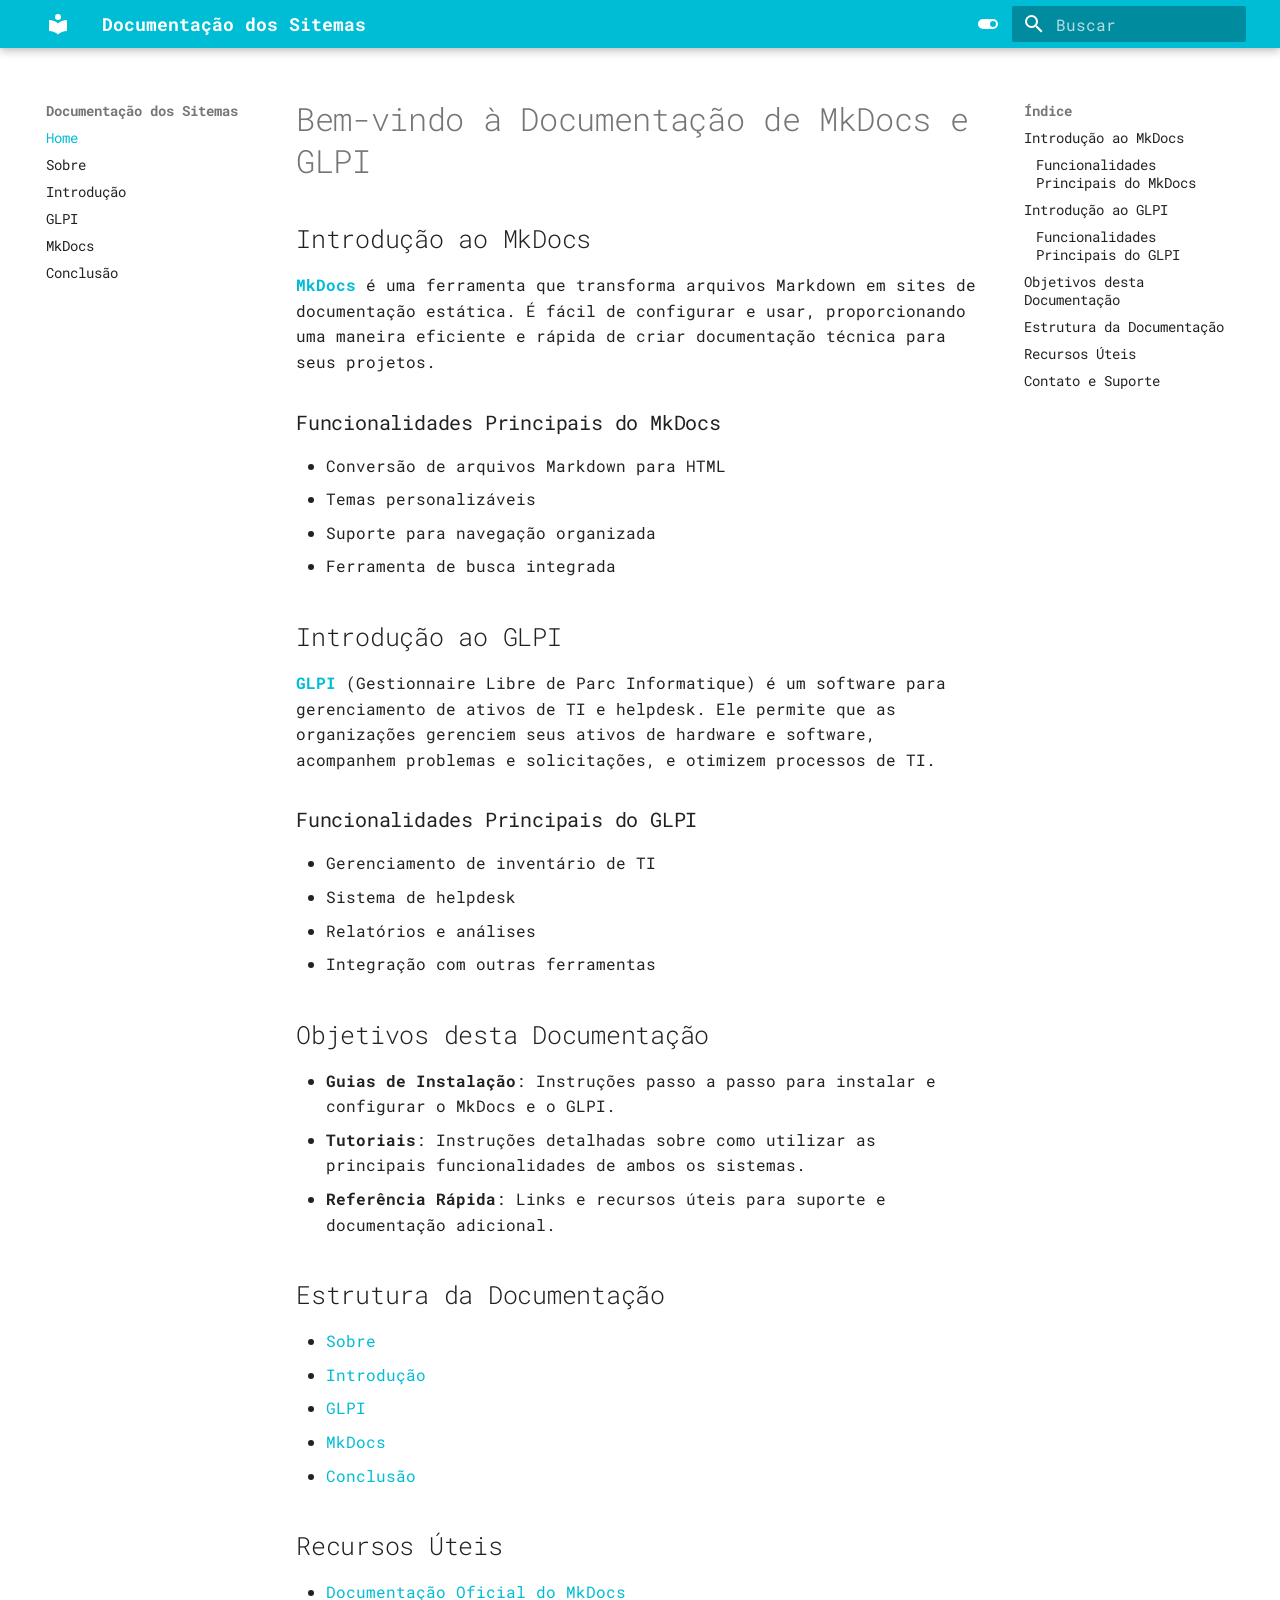
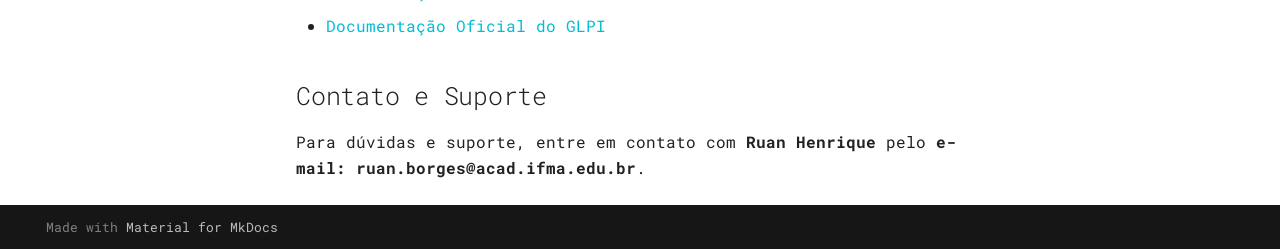
<file: index.html>
<!doctype html>
<html lang="pt" class="no-js">
  <head>
    
      <meta charset="utf-8">
      <meta name="viewport" content="width=device-width,initial-scale=1">
      
      
      
      
      
        <link rel="next" href="about/">
      
      
      <link rel="icon" href="assets/images/favicon.png">
      <meta name="generator" content="mkdocs-1.6.0, mkdocs-material-9.5.27">
    
    
      
        <title>Documentação dos Sitemas</title>
      
    
    
      <link rel="stylesheet" href="assets/stylesheets/main.6543a935.min.css">
      
        
        <link rel="stylesheet" href="assets/stylesheets/palette.06af60db.min.css">
      
      


    
    
      
    
    
      
        
        
        <link rel="preconnect" href="https://fonts.gstatic.com" crossorigin>
        <link rel="stylesheet" href="https://fonts.googleapis.com/css?family=Roboto+Mono:300,300i,400,400i,700,700i%7CRoboto+Mono:400,400i,700,700i&display=fallback">
        <style>:root{--md-text-font:"Roboto Mono";--md-code-font:"Roboto Mono"}</style>
      
    
    
    <script>__md_scope=new URL(".",location),__md_hash=e=>[...e].reduce((e,_)=>(e<<5)-e+_.charCodeAt(0),0),__md_get=(e,_=localStorage,t=__md_scope)=>JSON.parse(_.getItem(t.pathname+"."+e)),__md_set=(e,_,t=localStorage,a=__md_scope)=>{try{t.setItem(a.pathname+"."+e,JSON.stringify(_))}catch(e){}}</script>
    
      

    
    
    
  </head>
  
  
    
    
      
    
    
    
    
    <body dir="ltr" data-md-color-scheme="default" data-md-color-primary="cyan" data-md-color-accent="pink">
  
    
    <input class="md-toggle" data-md-toggle="drawer" type="checkbox" id="__drawer" autocomplete="off">
    <input class="md-toggle" data-md-toggle="search" type="checkbox" id="__search" autocomplete="off">
    <label class="md-overlay" for="__drawer"></label>
    <div data-md-component="skip">
      
        
        <a href="#bem-vindo-a-documentacao-de-mkdocs-e-glpi" class="md-skip">
          Pular para conteúdo
        </a>
      
    </div>
    <div data-md-component="announce">
      
    </div>
    
    
      

  

<header class="md-header md-header--shadow" data-md-component="header">
  <nav class="md-header__inner md-grid" aria-label="Cabeçalho">
    <a href="." title="Documentação dos Sitemas" class="md-header__button md-logo" aria-label="Documentação dos Sitemas" data-md-component="logo">
      
  
  <svg xmlns="http://www.w3.org/2000/svg" viewBox="0 0 24 24"><path d="M12 8a3 3 0 0 0 3-3 3 3 0 0 0-3-3 3 3 0 0 0-3 3 3 3 0 0 0 3 3m0 3.54C9.64 9.35 6.5 8 3 8v11c3.5 0 6.64 1.35 9 3.54 2.36-2.19 5.5-3.54 9-3.54V8c-3.5 0-6.64 1.35-9 3.54Z"/></svg>

    </a>
    <label class="md-header__button md-icon" for="__drawer">
      
      <svg xmlns="http://www.w3.org/2000/svg" viewBox="0 0 24 24"><path d="M3 6h18v2H3V6m0 5h18v2H3v-2m0 5h18v2H3v-2Z"/></svg>
    </label>
    <div class="md-header__title" data-md-component="header-title">
      <div class="md-header__ellipsis">
        <div class="md-header__topic">
          <span class="md-ellipsis">
            Documentação dos Sitemas
          </span>
        </div>
        <div class="md-header__topic" data-md-component="header-topic">
          <span class="md-ellipsis">
            
              Home
            
          </span>
        </div>
      </div>
    </div>
    
      
        <form class="md-header__option" data-md-component="palette">
  
    
    
    
    <input class="md-option" data-md-color-media="" data-md-color-scheme="default" data-md-color-primary="cyan" data-md-color-accent="pink"  aria-label="Switch to dark mode"  type="radio" name="__palette" id="__palette_0">
    
      <label class="md-header__button md-icon" title="Switch to dark mode" for="__palette_1" hidden>
        <svg xmlns="http://www.w3.org/2000/svg" viewBox="0 0 24 24"><path d="M17 7H7a5 5 0 0 0-5 5 5 5 0 0 0 5 5h10a5 5 0 0 0 5-5 5 5 0 0 0-5-5m0 8a3 3 0 0 1-3-3 3 3 0 0 1 3-3 3 3 0 0 1 3 3 3 3 0 0 1-3 3Z"/></svg>
      </label>
    
  
    
    
    
    <input class="md-option" data-md-color-media="" data-md-color-scheme="slate" data-md-color-primary="pink" data-md-color-accent="teal"  aria-label="Switch to light mode"  type="radio" name="__palette" id="__palette_1">
    
      <label class="md-header__button md-icon" title="Switch to light mode" for="__palette_0" hidden>
        <svg xmlns="http://www.w3.org/2000/svg" viewBox="0 0 24 24"><path d="M17 6H7c-3.31 0-6 2.69-6 6s2.69 6 6 6h10c3.31 0 6-2.69 6-6s-2.69-6-6-6zm0 10H7c-2.21 0-4-1.79-4-4s1.79-4 4-4h10c2.21 0 4 1.79 4 4s-1.79 4-4 4zM7 9c-1.66 0-3 1.34-3 3s1.34 3 3 3 3-1.34 3-3-1.34-3-3-3z"/></svg>
      </label>
    
  
</form>
      
    
    
      <script>var media,input,key,value,palette=__md_get("__palette");if(palette&&palette.color){"(prefers-color-scheme)"===palette.color.media&&(media=matchMedia("(prefers-color-scheme: light)"),input=document.querySelector(media.matches?"[data-md-color-media='(prefers-color-scheme: light)']":"[data-md-color-media='(prefers-color-scheme: dark)']"),palette.color.media=input.getAttribute("data-md-color-media"),palette.color.scheme=input.getAttribute("data-md-color-scheme"),palette.color.primary=input.getAttribute("data-md-color-primary"),palette.color.accent=input.getAttribute("data-md-color-accent"));for([key,value]of Object.entries(palette.color))document.body.setAttribute("data-md-color-"+key,value)}</script>
    
    
    
      <label class="md-header__button md-icon" for="__search">
        
        <svg xmlns="http://www.w3.org/2000/svg" viewBox="0 0 24 24"><path d="M9.5 3A6.5 6.5 0 0 1 16 9.5c0 1.61-.59 3.09-1.56 4.23l.27.27h.79l5 5-1.5 1.5-5-5v-.79l-.27-.27A6.516 6.516 0 0 1 9.5 16 6.5 6.5 0 0 1 3 9.5 6.5 6.5 0 0 1 9.5 3m0 2C7 5 5 7 5 9.5S7 14 9.5 14 14 12 14 9.5 12 5 9.5 5Z"/></svg>
      </label>
      <div class="md-search" data-md-component="search" role="dialog">
  <label class="md-search__overlay" for="__search"></label>
  <div class="md-search__inner" role="search">
    <form class="md-search__form" name="search">
      <input type="text" class="md-search__input" name="query" aria-label="Buscar" placeholder="Buscar" autocapitalize="off" autocorrect="off" autocomplete="off" spellcheck="false" data-md-component="search-query" required>
      <label class="md-search__icon md-icon" for="__search">
        
        <svg xmlns="http://www.w3.org/2000/svg" viewBox="0 0 24 24"><path d="M9.5 3A6.5 6.5 0 0 1 16 9.5c0 1.61-.59 3.09-1.56 4.23l.27.27h.79l5 5-1.5 1.5-5-5v-.79l-.27-.27A6.516 6.516 0 0 1 9.5 16 6.5 6.5 0 0 1 3 9.5 6.5 6.5 0 0 1 9.5 3m0 2C7 5 5 7 5 9.5S7 14 9.5 14 14 12 14 9.5 12 5 9.5 5Z"/></svg>
        
        <svg xmlns="http://www.w3.org/2000/svg" viewBox="0 0 24 24"><path d="M20 11v2H8l5.5 5.5-1.42 1.42L4.16 12l7.92-7.92L13.5 5.5 8 11h12Z"/></svg>
      </label>
      <nav class="md-search__options" aria-label="Pesquisar">
        
          <a href="javascript:void(0)" class="md-search__icon md-icon" title="Compartilhar" aria-label="Compartilhar" data-clipboard data-clipboard-text="" data-md-component="search-share" tabindex="-1">
            
            <svg xmlns="http://www.w3.org/2000/svg" viewBox="0 0 24 24"><path d="M18 16.08c-.76 0-1.44.3-1.96.77L8.91 12.7c.05-.23.09-.46.09-.7 0-.24-.04-.47-.09-.7l7.05-4.11c.54.5 1.25.81 2.04.81a3 3 0 0 0 3-3 3 3 0 0 0-3-3 3 3 0 0 0-3 3c0 .24.04.47.09.7L8.04 9.81C7.5 9.31 6.79 9 6 9a3 3 0 0 0-3 3 3 3 0 0 0 3 3c.79 0 1.5-.31 2.04-.81l7.12 4.15c-.05.21-.08.43-.08.66 0 1.61 1.31 2.91 2.92 2.91 1.61 0 2.92-1.3 2.92-2.91A2.92 2.92 0 0 0 18 16.08Z"/></svg>
          </a>
        
        <button type="reset" class="md-search__icon md-icon" title="Limpar" aria-label="Limpar" tabindex="-1">
          
          <svg xmlns="http://www.w3.org/2000/svg" viewBox="0 0 24 24"><path d="M19 6.41 17.59 5 12 10.59 6.41 5 5 6.41 10.59 12 5 17.59 6.41 19 12 13.41 17.59 19 19 17.59 13.41 12 19 6.41Z"/></svg>
        </button>
      </nav>
      
        <div class="md-search__suggest" data-md-component="search-suggest"></div>
      
    </form>
    <div class="md-search__output">
      <div class="md-search__scrollwrap" tabindex="0" data-md-scrollfix>
        <div class="md-search-result" data-md-component="search-result">
          <div class="md-search-result__meta">
            Inicializando busca
          </div>
          <ol class="md-search-result__list" role="presentation"></ol>
        </div>
      </div>
    </div>
  </div>
</div>
    
    
  </nav>
  
</header>
    
    <div class="md-container" data-md-component="container">
      
      
        
          
        
      
      <main class="md-main" data-md-component="main">
        <div class="md-main__inner md-grid">
          
            
              
              <div class="md-sidebar md-sidebar--primary" data-md-component="sidebar" data-md-type="navigation" >
                <div class="md-sidebar__scrollwrap">
                  <div class="md-sidebar__inner">
                    



<nav class="md-nav md-nav--primary" aria-label="Navegação" data-md-level="0">
  <label class="md-nav__title" for="__drawer">
    <a href="." title="Documentação dos Sitemas" class="md-nav__button md-logo" aria-label="Documentação dos Sitemas" data-md-component="logo">
      
  
  <svg xmlns="http://www.w3.org/2000/svg" viewBox="0 0 24 24"><path d="M12 8a3 3 0 0 0 3-3 3 3 0 0 0-3-3 3 3 0 0 0-3 3 3 3 0 0 0 3 3m0 3.54C9.64 9.35 6.5 8 3 8v11c3.5 0 6.64 1.35 9 3.54 2.36-2.19 5.5-3.54 9-3.54V8c-3.5 0-6.64 1.35-9 3.54Z"/></svg>

    </a>
    Documentação dos Sitemas
  </label>
  
  <ul class="md-nav__list" data-md-scrollfix>
    
      
      
  
  
    
  
  
  
    <li class="md-nav__item md-nav__item--active">
      
      <input class="md-nav__toggle md-toggle" type="checkbox" id="__toc">
      
      
        
      
      
        <label class="md-nav__link md-nav__link--active" for="__toc">
          
  
  <span class="md-ellipsis">
    Home
  </span>
  

          <span class="md-nav__icon md-icon"></span>
        </label>
      
      <a href="." class="md-nav__link md-nav__link--active">
        
  
  <span class="md-ellipsis">
    Home
  </span>
  

      </a>
      
        

<nav class="md-nav md-nav--secondary" aria-label="Índice">
  
  
  
    
  
  
    <label class="md-nav__title" for="__toc">
      <span class="md-nav__icon md-icon"></span>
      Índice
    </label>
    <ul class="md-nav__list" data-md-component="toc" data-md-scrollfix>
      
        <li class="md-nav__item">
  <a href="#introducao-ao-mkdocs" class="md-nav__link">
    <span class="md-ellipsis">
      Introdução ao MkDocs
    </span>
  </a>
  
    <nav class="md-nav" aria-label="Introdução ao MkDocs">
      <ul class="md-nav__list">
        
          <li class="md-nav__item">
  <a href="#funcionalidades-principais-do-mkdocs" class="md-nav__link">
    <span class="md-ellipsis">
      Funcionalidades Principais do MkDocs
    </span>
  </a>
  
</li>
        
      </ul>
    </nav>
  
</li>
      
        <li class="md-nav__item">
  <a href="#introducao-ao-glpi" class="md-nav__link">
    <span class="md-ellipsis">
      Introdução ao GLPI
    </span>
  </a>
  
    <nav class="md-nav" aria-label="Introdução ao GLPI">
      <ul class="md-nav__list">
        
          <li class="md-nav__item">
  <a href="#funcionalidades-principais-do-glpi" class="md-nav__link">
    <span class="md-ellipsis">
      Funcionalidades Principais do GLPI
    </span>
  </a>
  
</li>
        
      </ul>
    </nav>
  
</li>
      
        <li class="md-nav__item">
  <a href="#objetivos-desta-documentacao" class="md-nav__link">
    <span class="md-ellipsis">
      Objetivos desta Documentação
    </span>
  </a>
  
</li>
      
        <li class="md-nav__item">
  <a href="#estrutura-da-documentacao" class="md-nav__link">
    <span class="md-ellipsis">
      Estrutura da Documentação
    </span>
  </a>
  
</li>
      
        <li class="md-nav__item">
  <a href="#recursos-uteis" class="md-nav__link">
    <span class="md-ellipsis">
      Recursos Úteis
    </span>
  </a>
  
</li>
      
        <li class="md-nav__item">
  <a href="#contato-e-suporte" class="md-nav__link">
    <span class="md-ellipsis">
      Contato e Suporte
    </span>
  </a>
  
</li>
      
    </ul>
  
</nav>
      
    </li>
  

    
      
      
  
  
  
  
    <li class="md-nav__item">
      <a href="about/" class="md-nav__link">
        
  
  <span class="md-ellipsis">
    Sobre
  </span>
  

      </a>
    </li>
  

    
      
      
  
  
  
  
    <li class="md-nav__item">
      <a href="intro/" class="md-nav__link">
        
  
  <span class="md-ellipsis">
    Introdução
  </span>
  

      </a>
    </li>
  

    
      
      
  
  
  
  
    <li class="md-nav__item">
      <a href="glpi/" class="md-nav__link">
        
  
  <span class="md-ellipsis">
    GLPI
  </span>
  

      </a>
    </li>
  

    
      
      
  
  
  
  
    <li class="md-nav__item">
      <a href="mkdocs/" class="md-nav__link">
        
  
  <span class="md-ellipsis">
    MkDocs
  </span>
  

      </a>
    </li>
  

    
      
      
  
  
  
  
    <li class="md-nav__item">
      <a href="conclusao/" class="md-nav__link">
        
  
  <span class="md-ellipsis">
    Conclusão
  </span>
  

      </a>
    </li>
  

    
  </ul>
</nav>
                  </div>
                </div>
              </div>
            
            
              
              <div class="md-sidebar md-sidebar--secondary" data-md-component="sidebar" data-md-type="toc" >
                <div class="md-sidebar__scrollwrap">
                  <div class="md-sidebar__inner">
                    

<nav class="md-nav md-nav--secondary" aria-label="Índice">
  
  
  
    
  
  
    <label class="md-nav__title" for="__toc">
      <span class="md-nav__icon md-icon"></span>
      Índice
    </label>
    <ul class="md-nav__list" data-md-component="toc" data-md-scrollfix>
      
        <li class="md-nav__item">
  <a href="#introducao-ao-mkdocs" class="md-nav__link">
    <span class="md-ellipsis">
      Introdução ao MkDocs
    </span>
  </a>
  
    <nav class="md-nav" aria-label="Introdução ao MkDocs">
      <ul class="md-nav__list">
        
          <li class="md-nav__item">
  <a href="#funcionalidades-principais-do-mkdocs" class="md-nav__link">
    <span class="md-ellipsis">
      Funcionalidades Principais do MkDocs
    </span>
  </a>
  
</li>
        
      </ul>
    </nav>
  
</li>
      
        <li class="md-nav__item">
  <a href="#introducao-ao-glpi" class="md-nav__link">
    <span class="md-ellipsis">
      Introdução ao GLPI
    </span>
  </a>
  
    <nav class="md-nav" aria-label="Introdução ao GLPI">
      <ul class="md-nav__list">
        
          <li class="md-nav__item">
  <a href="#funcionalidades-principais-do-glpi" class="md-nav__link">
    <span class="md-ellipsis">
      Funcionalidades Principais do GLPI
    </span>
  </a>
  
</li>
        
      </ul>
    </nav>
  
</li>
      
        <li class="md-nav__item">
  <a href="#objetivos-desta-documentacao" class="md-nav__link">
    <span class="md-ellipsis">
      Objetivos desta Documentação
    </span>
  </a>
  
</li>
      
        <li class="md-nav__item">
  <a href="#estrutura-da-documentacao" class="md-nav__link">
    <span class="md-ellipsis">
      Estrutura da Documentação
    </span>
  </a>
  
</li>
      
        <li class="md-nav__item">
  <a href="#recursos-uteis" class="md-nav__link">
    <span class="md-ellipsis">
      Recursos Úteis
    </span>
  </a>
  
</li>
      
        <li class="md-nav__item">
  <a href="#contato-e-suporte" class="md-nav__link">
    <span class="md-ellipsis">
      Contato e Suporte
    </span>
  </a>
  
</li>
      
    </ul>
  
</nav>
                  </div>
                </div>
              </div>
            
          
          
            <div class="md-content" data-md-component="content">
              <article class="md-content__inner md-typeset">
                
                  


<h1 id="bem-vindo-a-documentacao-de-mkdocs-e-glpi">Bem-vindo à Documentação de MkDocs e GLPI</h1>
<h2 id="introducao-ao-mkdocs">Introdução ao MkDocs</h2>
<p><a href="https://www.mkdocs.org/"><strong>MkDocs</strong></a> é uma ferramenta que transforma arquivos Markdown em sites de documentação estática. É fácil de configurar e usar, proporcionando uma maneira eficiente e rápida de criar documentação técnica para seus projetos.</p>
<h3 id="funcionalidades-principais-do-mkdocs">Funcionalidades Principais do MkDocs</h3>
<ul>
<li>Conversão de arquivos Markdown para HTML</li>
<li>Temas personalizáveis</li>
<li>Suporte para navegação organizada</li>
<li>Ferramenta de busca integrada</li>
</ul>
<h2 id="introducao-ao-glpi">Introdução ao GLPI</h2>
<p><a href="https://glpi-project.org/"><strong>GLPI</strong></a> (Gestionnaire Libre de Parc Informatique) é um software para gerenciamento de ativos de TI e helpdesk. Ele permite que as organizações gerenciem seus ativos de hardware e software, acompanhem problemas e solicitações, e otimizem processos de TI.</p>
<h3 id="funcionalidades-principais-do-glpi">Funcionalidades Principais do GLPI</h3>
<ul>
<li>Gerenciamento de inventário de TI</li>
<li>Sistema de helpdesk</li>
<li>Relatórios e análises</li>
<li>Integração com outras ferramentas</li>
</ul>
<h2 id="objetivos-desta-documentacao">Objetivos desta Documentação</h2>
<ul>
<li><strong>Guias de Instalação</strong>: Instruções passo a passo para instalar e configurar o MkDocs e o GLPI.</li>
<li><strong>Tutoriais</strong>: Instruções detalhadas sobre como utilizar as principais funcionalidades de ambos os sistemas.</li>
<li><strong>Referência Rápida</strong>: Links e recursos úteis para suporte e documentação adicional.</li>
</ul>
<h2 id="estrutura-da-documentacao">Estrutura da Documentação</h2>
<ul>
<li><a href="about/">Sobre</a></li>
<li><a href="intro/">Introdução</a></li>
<li><a href="glpi/">GLPI</a></li>
<li><a href="mkdocs/">MkDocs</a></li>
<li><a href="conclusao/">Conclusão</a></li>
</ul>
<h2 id="recursos-uteis">Recursos Úteis</h2>
<ul>
<li><a href="https://www.mkdocs.org/getting-started/">Documentação Oficial do MkDocs</a></li>
<li><a href="https://glpi-project.org/documentation/">Documentação Oficial do GLPI</a></li>
</ul>
<h2 id="contato-e-suporte">Contato e Suporte</h2>
<p>Para dúvidas e suporte, entre em contato com <strong>Ruan Henrique</strong> pelo <strong>e-mail: ruan.borges@acad.ifma.edu.br</strong>.</p>












                
              </article>
            </div>
          
          
<script>var target=document.getElementById(location.hash.slice(1));target&&target.name&&(target.checked=target.name.startsWith("__tabbed_"))</script>
        </div>
        
          <button type="button" class="md-top md-icon" data-md-component="top" hidden>
  
  <svg xmlns="http://www.w3.org/2000/svg" viewBox="0 0 24 24"><path d="M13 20h-2V8l-5.5 5.5-1.42-1.42L12 4.16l7.92 7.92-1.42 1.42L13 8v12Z"/></svg>
  Voltar para o topo
</button>
        
      </main>
      
        <footer class="md-footer">
  
  <div class="md-footer-meta md-typeset">
    <div class="md-footer-meta__inner md-grid">
      <div class="md-copyright">
  
  
    Made with
    <a href="https://squidfunk.github.io/mkdocs-material/" target="_blank" rel="noopener">
      Material for MkDocs
    </a>
  
</div>
      
    </div>
  </div>
</footer>
      
    </div>
    <div class="md-dialog" data-md-component="dialog">
      <div class="md-dialog__inner md-typeset"></div>
    </div>
    
      <div class="md-progress" data-md-component="progress" role="progressbar"></div>
    
    
    <script id="__config" type="application/json">{"base": ".", "features": ["search.suggest", "search.highlight", "search.share", "navigation.instant", "navigation.instant.prefetch", "navigation.instant.progress", "navigation.top"], "search": "assets/javascripts/workers/search.b8dbb3d2.min.js", "translations": {"clipboard.copied": "Copiado para \u00e1rea de transfer\u00eancia", "clipboard.copy": "Copiar para \u00e1rea de transfer\u00eancia", "search.result.more.one": "mais 1 nesta p\u00e1gina", "search.result.more.other": "# mais nesta p\u00e1gina", "search.result.none": "Nenhum documento encontrado", "search.result.one": "1 documento encontrado", "search.result.other": "# documentos encontrados", "search.result.placeholder": "Digite para iniciar a busca", "search.result.term.missing": "Ausente", "select.version": "Selecione a vers\u00e3o"}}</script>
    
    
      <script src="assets/javascripts/bundle.ad660dcc.min.js"></script>
      
    
  </body>
</html>
</file>
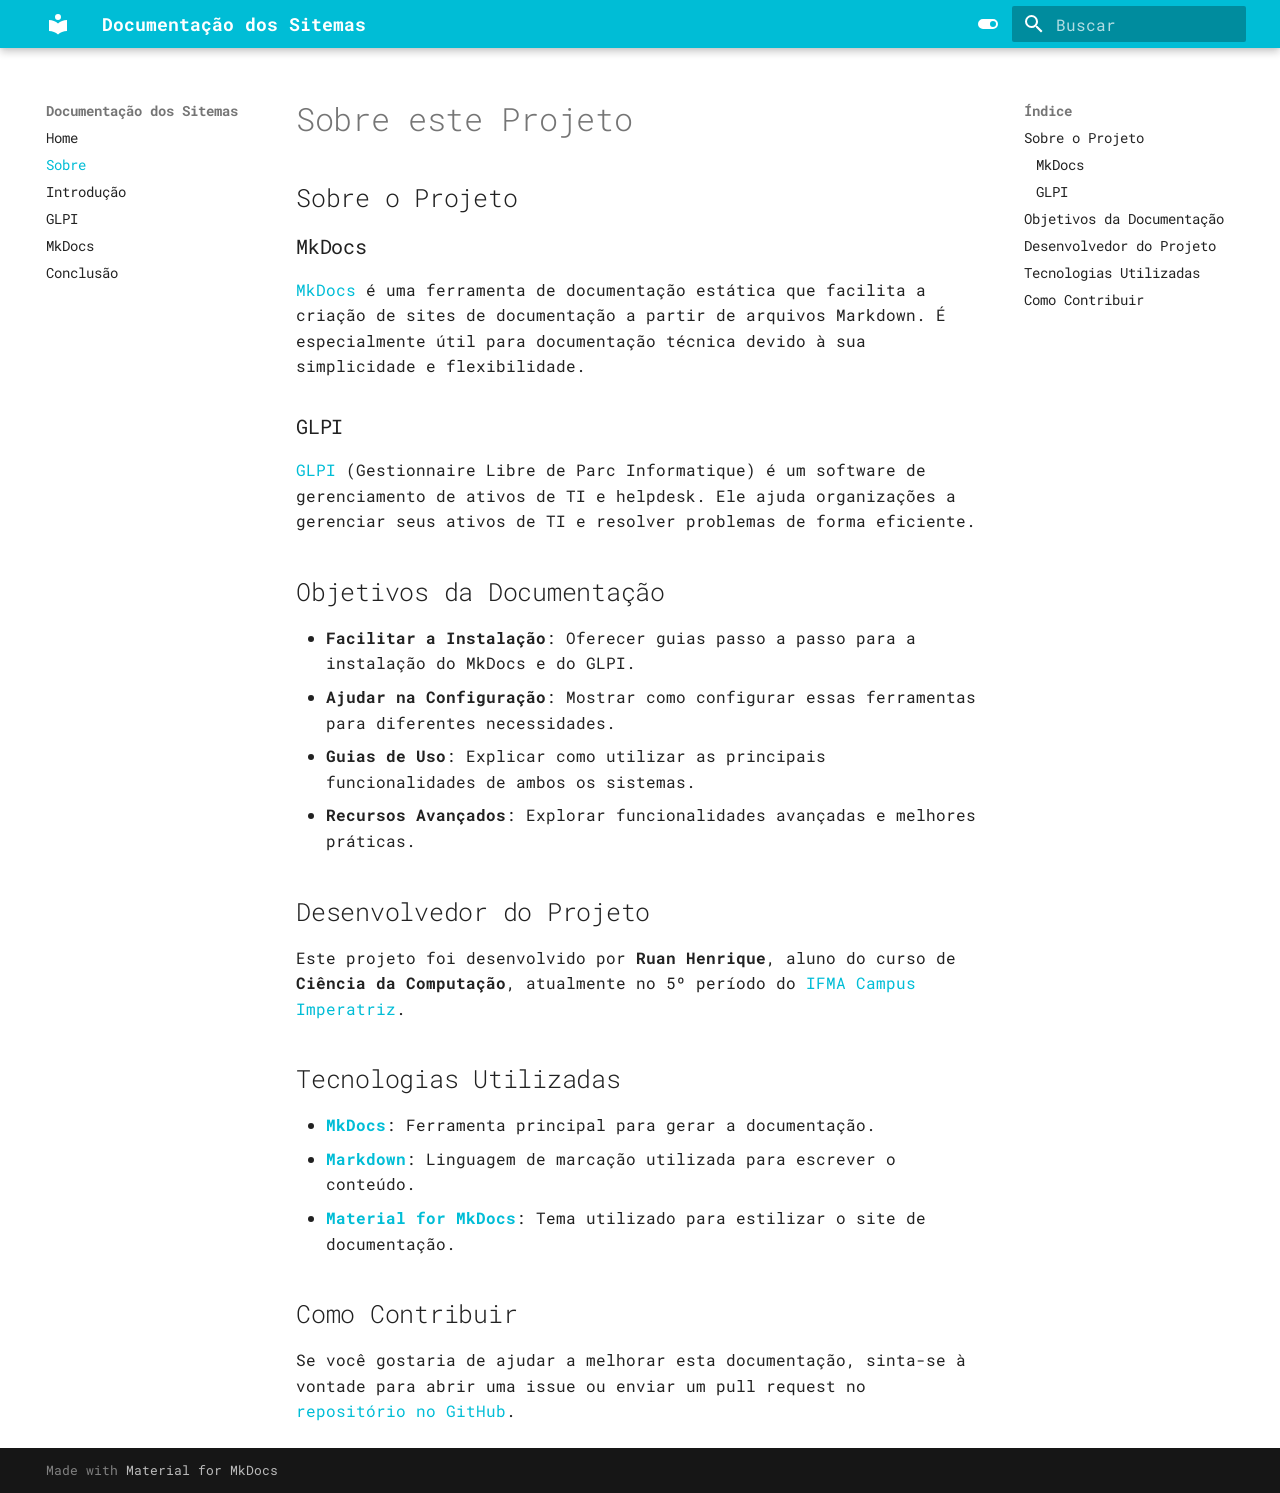
<file: about/index.html>
<!doctype html>
<html lang="pt" class="no-js">
  <head>
    
      <meta charset="utf-8">
      <meta name="viewport" content="width=device-width,initial-scale=1">
      
      
      
      
        <link rel="prev" href="..">
      
      
        <link rel="next" href="../intro/">
      
      
      <link rel="icon" href="../assets/images/favicon.png">
      <meta name="generator" content="mkdocs-1.6.0, mkdocs-material-9.5.27">
    
    
      
        <title>Sobre - Documentação dos Sitemas</title>
      
    
    
      <link rel="stylesheet" href="../assets/stylesheets/main.6543a935.min.css">
      
        
        <link rel="stylesheet" href="../assets/stylesheets/palette.06af60db.min.css">
      
      


    
    
      
    
    
      
        
        
        <link rel="preconnect" href="https://fonts.gstatic.com" crossorigin>
        <link rel="stylesheet" href="https://fonts.googleapis.com/css?family=Roboto+Mono:300,300i,400,400i,700,700i%7CRoboto+Mono:400,400i,700,700i&display=fallback">
        <style>:root{--md-text-font:"Roboto Mono";--md-code-font:"Roboto Mono"}</style>
      
    
    
    <script>__md_scope=new URL("..",location),__md_hash=e=>[...e].reduce((e,_)=>(e<<5)-e+_.charCodeAt(0),0),__md_get=(e,_=localStorage,t=__md_scope)=>JSON.parse(_.getItem(t.pathname+"."+e)),__md_set=(e,_,t=localStorage,a=__md_scope)=>{try{t.setItem(a.pathname+"."+e,JSON.stringify(_))}catch(e){}}</script>
    
      

    
    
    
  </head>
  
  
    
    
      
    
    
    
    
    <body dir="ltr" data-md-color-scheme="default" data-md-color-primary="cyan" data-md-color-accent="pink">
  
    
    <input class="md-toggle" data-md-toggle="drawer" type="checkbox" id="__drawer" autocomplete="off">
    <input class="md-toggle" data-md-toggle="search" type="checkbox" id="__search" autocomplete="off">
    <label class="md-overlay" for="__drawer"></label>
    <div data-md-component="skip">
      
        
        <a href="#sobre-este-projeto" class="md-skip">
          Pular para conteúdo
        </a>
      
    </div>
    <div data-md-component="announce">
      
    </div>
    
    
      

  

<header class="md-header md-header--shadow" data-md-component="header">
  <nav class="md-header__inner md-grid" aria-label="Cabeçalho">
    <a href=".." title="Documentação dos Sitemas" class="md-header__button md-logo" aria-label="Documentação dos Sitemas" data-md-component="logo">
      
  
  <svg xmlns="http://www.w3.org/2000/svg" viewBox="0 0 24 24"><path d="M12 8a3 3 0 0 0 3-3 3 3 0 0 0-3-3 3 3 0 0 0-3 3 3 3 0 0 0 3 3m0 3.54C9.64 9.35 6.5 8 3 8v11c3.5 0 6.64 1.35 9 3.54 2.36-2.19 5.5-3.54 9-3.54V8c-3.5 0-6.64 1.35-9 3.54Z"/></svg>

    </a>
    <label class="md-header__button md-icon" for="__drawer">
      
      <svg xmlns="http://www.w3.org/2000/svg" viewBox="0 0 24 24"><path d="M3 6h18v2H3V6m0 5h18v2H3v-2m0 5h18v2H3v-2Z"/></svg>
    </label>
    <div class="md-header__title" data-md-component="header-title">
      <div class="md-header__ellipsis">
        <div class="md-header__topic">
          <span class="md-ellipsis">
            Documentação dos Sitemas
          </span>
        </div>
        <div class="md-header__topic" data-md-component="header-topic">
          <span class="md-ellipsis">
            
              Sobre
            
          </span>
        </div>
      </div>
    </div>
    
      
        <form class="md-header__option" data-md-component="palette">
  
    
    
    
    <input class="md-option" data-md-color-media="" data-md-color-scheme="default" data-md-color-primary="cyan" data-md-color-accent="pink"  aria-label="Switch to dark mode"  type="radio" name="__palette" id="__palette_0">
    
      <label class="md-header__button md-icon" title="Switch to dark mode" for="__palette_1" hidden>
        <svg xmlns="http://www.w3.org/2000/svg" viewBox="0 0 24 24"><path d="M17 7H7a5 5 0 0 0-5 5 5 5 0 0 0 5 5h10a5 5 0 0 0 5-5 5 5 0 0 0-5-5m0 8a3 3 0 0 1-3-3 3 3 0 0 1 3-3 3 3 0 0 1 3 3 3 3 0 0 1-3 3Z"/></svg>
      </label>
    
  
    
    
    
    <input class="md-option" data-md-color-media="" data-md-color-scheme="slate" data-md-color-primary="pink" data-md-color-accent="teal"  aria-label="Switch to light mode"  type="radio" name="__palette" id="__palette_1">
    
      <label class="md-header__button md-icon" title="Switch to light mode" for="__palette_0" hidden>
        <svg xmlns="http://www.w3.org/2000/svg" viewBox="0 0 24 24"><path d="M17 6H7c-3.31 0-6 2.69-6 6s2.69 6 6 6h10c3.31 0 6-2.69 6-6s-2.69-6-6-6zm0 10H7c-2.21 0-4-1.79-4-4s1.79-4 4-4h10c2.21 0 4 1.79 4 4s-1.79 4-4 4zM7 9c-1.66 0-3 1.34-3 3s1.34 3 3 3 3-1.34 3-3-1.34-3-3-3z"/></svg>
      </label>
    
  
</form>
      
    
    
      <script>var media,input,key,value,palette=__md_get("__palette");if(palette&&palette.color){"(prefers-color-scheme)"===palette.color.media&&(media=matchMedia("(prefers-color-scheme: light)"),input=document.querySelector(media.matches?"[data-md-color-media='(prefers-color-scheme: light)']":"[data-md-color-media='(prefers-color-scheme: dark)']"),palette.color.media=input.getAttribute("data-md-color-media"),palette.color.scheme=input.getAttribute("data-md-color-scheme"),palette.color.primary=input.getAttribute("data-md-color-primary"),palette.color.accent=input.getAttribute("data-md-color-accent"));for([key,value]of Object.entries(palette.color))document.body.setAttribute("data-md-color-"+key,value)}</script>
    
    
    
      <label class="md-header__button md-icon" for="__search">
        
        <svg xmlns="http://www.w3.org/2000/svg" viewBox="0 0 24 24"><path d="M9.5 3A6.5 6.5 0 0 1 16 9.5c0 1.61-.59 3.09-1.56 4.23l.27.27h.79l5 5-1.5 1.5-5-5v-.79l-.27-.27A6.516 6.516 0 0 1 9.5 16 6.5 6.5 0 0 1 3 9.5 6.5 6.5 0 0 1 9.5 3m0 2C7 5 5 7 5 9.5S7 14 9.5 14 14 12 14 9.5 12 5 9.5 5Z"/></svg>
      </label>
      <div class="md-search" data-md-component="search" role="dialog">
  <label class="md-search__overlay" for="__search"></label>
  <div class="md-search__inner" role="search">
    <form class="md-search__form" name="search">
      <input type="text" class="md-search__input" name="query" aria-label="Buscar" placeholder="Buscar" autocapitalize="off" autocorrect="off" autocomplete="off" spellcheck="false" data-md-component="search-query" required>
      <label class="md-search__icon md-icon" for="__search">
        
        <svg xmlns="http://www.w3.org/2000/svg" viewBox="0 0 24 24"><path d="M9.5 3A6.5 6.5 0 0 1 16 9.5c0 1.61-.59 3.09-1.56 4.23l.27.27h.79l5 5-1.5 1.5-5-5v-.79l-.27-.27A6.516 6.516 0 0 1 9.5 16 6.5 6.5 0 0 1 3 9.5 6.5 6.5 0 0 1 9.5 3m0 2C7 5 5 7 5 9.5S7 14 9.5 14 14 12 14 9.5 12 5 9.5 5Z"/></svg>
        
        <svg xmlns="http://www.w3.org/2000/svg" viewBox="0 0 24 24"><path d="M20 11v2H8l5.5 5.5-1.42 1.42L4.16 12l7.92-7.92L13.5 5.5 8 11h12Z"/></svg>
      </label>
      <nav class="md-search__options" aria-label="Pesquisar">
        
          <a href="javascript:void(0)" class="md-search__icon md-icon" title="Compartilhar" aria-label="Compartilhar" data-clipboard data-clipboard-text="" data-md-component="search-share" tabindex="-1">
            
            <svg xmlns="http://www.w3.org/2000/svg" viewBox="0 0 24 24"><path d="M18 16.08c-.76 0-1.44.3-1.96.77L8.91 12.7c.05-.23.09-.46.09-.7 0-.24-.04-.47-.09-.7l7.05-4.11c.54.5 1.25.81 2.04.81a3 3 0 0 0 3-3 3 3 0 0 0-3-3 3 3 0 0 0-3 3c0 .24.04.47.09.7L8.04 9.81C7.5 9.31 6.79 9 6 9a3 3 0 0 0-3 3 3 3 0 0 0 3 3c.79 0 1.5-.31 2.04-.81l7.12 4.15c-.05.21-.08.43-.08.66 0 1.61 1.31 2.91 2.92 2.91 1.61 0 2.92-1.3 2.92-2.91A2.92 2.92 0 0 0 18 16.08Z"/></svg>
          </a>
        
        <button type="reset" class="md-search__icon md-icon" title="Limpar" aria-label="Limpar" tabindex="-1">
          
          <svg xmlns="http://www.w3.org/2000/svg" viewBox="0 0 24 24"><path d="M19 6.41 17.59 5 12 10.59 6.41 5 5 6.41 10.59 12 5 17.59 6.41 19 12 13.41 17.59 19 19 17.59 13.41 12 19 6.41Z"/></svg>
        </button>
      </nav>
      
        <div class="md-search__suggest" data-md-component="search-suggest"></div>
      
    </form>
    <div class="md-search__output">
      <div class="md-search__scrollwrap" tabindex="0" data-md-scrollfix>
        <div class="md-search-result" data-md-component="search-result">
          <div class="md-search-result__meta">
            Inicializando busca
          </div>
          <ol class="md-search-result__list" role="presentation"></ol>
        </div>
      </div>
    </div>
  </div>
</div>
    
    
  </nav>
  
</header>
    
    <div class="md-container" data-md-component="container">
      
      
        
          
        
      
      <main class="md-main" data-md-component="main">
        <div class="md-main__inner md-grid">
          
            
              
              <div class="md-sidebar md-sidebar--primary" data-md-component="sidebar" data-md-type="navigation" >
                <div class="md-sidebar__scrollwrap">
                  <div class="md-sidebar__inner">
                    



<nav class="md-nav md-nav--primary" aria-label="Navegação" data-md-level="0">
  <label class="md-nav__title" for="__drawer">
    <a href=".." title="Documentação dos Sitemas" class="md-nav__button md-logo" aria-label="Documentação dos Sitemas" data-md-component="logo">
      
  
  <svg xmlns="http://www.w3.org/2000/svg" viewBox="0 0 24 24"><path d="M12 8a3 3 0 0 0 3-3 3 3 0 0 0-3-3 3 3 0 0 0-3 3 3 3 0 0 0 3 3m0 3.54C9.64 9.35 6.5 8 3 8v11c3.5 0 6.64 1.35 9 3.54 2.36-2.19 5.5-3.54 9-3.54V8c-3.5 0-6.64 1.35-9 3.54Z"/></svg>

    </a>
    Documentação dos Sitemas
  </label>
  
  <ul class="md-nav__list" data-md-scrollfix>
    
      
      
  
  
  
  
    <li class="md-nav__item">
      <a href=".." class="md-nav__link">
        
  
  <span class="md-ellipsis">
    Home
  </span>
  

      </a>
    </li>
  

    
      
      
  
  
    
  
  
  
    <li class="md-nav__item md-nav__item--active">
      
      <input class="md-nav__toggle md-toggle" type="checkbox" id="__toc">
      
      
        
      
      
        <label class="md-nav__link md-nav__link--active" for="__toc">
          
  
  <span class="md-ellipsis">
    Sobre
  </span>
  

          <span class="md-nav__icon md-icon"></span>
        </label>
      
      <a href="./" class="md-nav__link md-nav__link--active">
        
  
  <span class="md-ellipsis">
    Sobre
  </span>
  

      </a>
      
        

<nav class="md-nav md-nav--secondary" aria-label="Índice">
  
  
  
    
  
  
    <label class="md-nav__title" for="__toc">
      <span class="md-nav__icon md-icon"></span>
      Índice
    </label>
    <ul class="md-nav__list" data-md-component="toc" data-md-scrollfix>
      
        <li class="md-nav__item">
  <a href="#sobre-o-projeto" class="md-nav__link">
    <span class="md-ellipsis">
      Sobre o Projeto
    </span>
  </a>
  
    <nav class="md-nav" aria-label="Sobre o Projeto">
      <ul class="md-nav__list">
        
          <li class="md-nav__item">
  <a href="#mkdocs" class="md-nav__link">
    <span class="md-ellipsis">
      MkDocs
    </span>
  </a>
  
</li>
        
          <li class="md-nav__item">
  <a href="#glpi" class="md-nav__link">
    <span class="md-ellipsis">
      GLPI
    </span>
  </a>
  
</li>
        
      </ul>
    </nav>
  
</li>
      
        <li class="md-nav__item">
  <a href="#objetivos-da-documentacao" class="md-nav__link">
    <span class="md-ellipsis">
      Objetivos da Documentação
    </span>
  </a>
  
</li>
      
        <li class="md-nav__item">
  <a href="#desenvolvedor-do-projeto" class="md-nav__link">
    <span class="md-ellipsis">
      Desenvolvedor do Projeto
    </span>
  </a>
  
</li>
      
        <li class="md-nav__item">
  <a href="#tecnologias-utilizadas" class="md-nav__link">
    <span class="md-ellipsis">
      Tecnologias Utilizadas
    </span>
  </a>
  
</li>
      
        <li class="md-nav__item">
  <a href="#como-contribuir" class="md-nav__link">
    <span class="md-ellipsis">
      Como Contribuir
    </span>
  </a>
  
</li>
      
    </ul>
  
</nav>
      
    </li>
  

    
      
      
  
  
  
  
    <li class="md-nav__item">
      <a href="../intro/" class="md-nav__link">
        
  
  <span class="md-ellipsis">
    Introdução
  </span>
  

      </a>
    </li>
  

    
      
      
  
  
  
  
    <li class="md-nav__item">
      <a href="../glpi/" class="md-nav__link">
        
  
  <span class="md-ellipsis">
    GLPI
  </span>
  

      </a>
    </li>
  

    
      
      
  
  
  
  
    <li class="md-nav__item">
      <a href="../mkdocs/" class="md-nav__link">
        
  
  <span class="md-ellipsis">
    MkDocs
  </span>
  

      </a>
    </li>
  

    
      
      
  
  
  
  
    <li class="md-nav__item">
      <a href="../conclusao/" class="md-nav__link">
        
  
  <span class="md-ellipsis">
    Conclusão
  </span>
  

      </a>
    </li>
  

    
  </ul>
</nav>
                  </div>
                </div>
              </div>
            
            
              
              <div class="md-sidebar md-sidebar--secondary" data-md-component="sidebar" data-md-type="toc" >
                <div class="md-sidebar__scrollwrap">
                  <div class="md-sidebar__inner">
                    

<nav class="md-nav md-nav--secondary" aria-label="Índice">
  
  
  
    
  
  
    <label class="md-nav__title" for="__toc">
      <span class="md-nav__icon md-icon"></span>
      Índice
    </label>
    <ul class="md-nav__list" data-md-component="toc" data-md-scrollfix>
      
        <li class="md-nav__item">
  <a href="#sobre-o-projeto" class="md-nav__link">
    <span class="md-ellipsis">
      Sobre o Projeto
    </span>
  </a>
  
    <nav class="md-nav" aria-label="Sobre o Projeto">
      <ul class="md-nav__list">
        
          <li class="md-nav__item">
  <a href="#mkdocs" class="md-nav__link">
    <span class="md-ellipsis">
      MkDocs
    </span>
  </a>
  
</li>
        
          <li class="md-nav__item">
  <a href="#glpi" class="md-nav__link">
    <span class="md-ellipsis">
      GLPI
    </span>
  </a>
  
</li>
        
      </ul>
    </nav>
  
</li>
      
        <li class="md-nav__item">
  <a href="#objetivos-da-documentacao" class="md-nav__link">
    <span class="md-ellipsis">
      Objetivos da Documentação
    </span>
  </a>
  
</li>
      
        <li class="md-nav__item">
  <a href="#desenvolvedor-do-projeto" class="md-nav__link">
    <span class="md-ellipsis">
      Desenvolvedor do Projeto
    </span>
  </a>
  
</li>
      
        <li class="md-nav__item">
  <a href="#tecnologias-utilizadas" class="md-nav__link">
    <span class="md-ellipsis">
      Tecnologias Utilizadas
    </span>
  </a>
  
</li>
      
        <li class="md-nav__item">
  <a href="#como-contribuir" class="md-nav__link">
    <span class="md-ellipsis">
      Como Contribuir
    </span>
  </a>
  
</li>
      
    </ul>
  
</nav>
                  </div>
                </div>
              </div>
            
          
          
            <div class="md-content" data-md-component="content">
              <article class="md-content__inner md-typeset">
                
                  


<h1 id="sobre-este-projeto">Sobre este Projeto</h1>
<h2 id="sobre-o-projeto">Sobre o Projeto</h2>
<h3 id="mkdocs">MkDocs</h3>
<p><a href="https://www.mkdocs.org/">MkDocs</a> é uma ferramenta de documentação estática que facilita a criação de sites de documentação a partir de arquivos Markdown. É especialmente útil para documentação técnica devido à sua simplicidade e flexibilidade.</p>
<h3 id="glpi">GLPI</h3>
<p><a href="https://glpi-project.org/">GLPI</a> (Gestionnaire Libre de Parc Informatique) é um software de gerenciamento de ativos de TI e helpdesk. Ele ajuda organizações a gerenciar seus ativos de TI e resolver problemas de forma eficiente.</p>
<h2 id="objetivos-da-documentacao">Objetivos da Documentação</h2>
<ul>
<li><strong>Facilitar a Instalação</strong>: Oferecer guias passo a passo para a instalação do MkDocs e do GLPI.</li>
<li><strong>Ajudar na Configuração</strong>: Mostrar como configurar essas ferramentas para diferentes necessidades.</li>
<li><strong>Guias de Uso</strong>: Explicar como utilizar as principais funcionalidades de ambos os sistemas.</li>
<li><strong>Recursos Avançados</strong>: Explorar funcionalidades avançadas e melhores práticas.</li>
</ul>
<h2 id="desenvolvedor-do-projeto">Desenvolvedor do Projeto</h2>
<p>Este projeto foi desenvolvido por <strong>Ruan Henrique</strong>, aluno do curso de <strong>Ciência da Computação</strong>, atualmente no 5º período do <a href="https://imperatriz.ifma.edu.br/">IFMA Campus Imperatriz</a>.</p>
<h2 id="tecnologias-utilizadas">Tecnologias Utilizadas</h2>
<ul>
<li><a href="https://www.mkdocs.org/"><strong>MkDocs</strong></a>: Ferramenta principal para gerar a documentação.</li>
<li><a href="https://www.markdownguide.org/"><strong>Markdown</strong></a>: Linguagem de marcação utilizada para escrever o conteúdo.</li>
<li><a href="https://squidfunk.github.io/mkdocs-material/"><strong>Material for MkDocs</strong></a>: Tema utilizado para estilizar o site de documentação.</li>
</ul>
<h2 id="como-contribuir">Como Contribuir</h2>
<p>Se você gostaria de ajudar a melhorar esta documentação, sinta-se à vontade para abrir uma issue ou enviar um pull request no <a href="https://github.com/selogerkkk/mkdocs-administracao-ti">repositório no GitHub</a>.</p>












                
              </article>
            </div>
          
          
<script>var target=document.getElementById(location.hash.slice(1));target&&target.name&&(target.checked=target.name.startsWith("__tabbed_"))</script>
        </div>
        
          <button type="button" class="md-top md-icon" data-md-component="top" hidden>
  
  <svg xmlns="http://www.w3.org/2000/svg" viewBox="0 0 24 24"><path d="M13 20h-2V8l-5.5 5.5-1.42-1.42L12 4.16l7.92 7.92-1.42 1.42L13 8v12Z"/></svg>
  Voltar para o topo
</button>
        
      </main>
      
        <footer class="md-footer">
  
  <div class="md-footer-meta md-typeset">
    <div class="md-footer-meta__inner md-grid">
      <div class="md-copyright">
  
  
    Made with
    <a href="https://squidfunk.github.io/mkdocs-material/" target="_blank" rel="noopener">
      Material for MkDocs
    </a>
  
</div>
      
    </div>
  </div>
</footer>
      
    </div>
    <div class="md-dialog" data-md-component="dialog">
      <div class="md-dialog__inner md-typeset"></div>
    </div>
    
      <div class="md-progress" data-md-component="progress" role="progressbar"></div>
    
    
    <script id="__config" type="application/json">{"base": "..", "features": ["search.suggest", "search.highlight", "search.share", "navigation.instant", "navigation.instant.prefetch", "navigation.instant.progress", "navigation.top"], "search": "../assets/javascripts/workers/search.b8dbb3d2.min.js", "translations": {"clipboard.copied": "Copiado para \u00e1rea de transfer\u00eancia", "clipboard.copy": "Copiar para \u00e1rea de transfer\u00eancia", "search.result.more.one": "mais 1 nesta p\u00e1gina", "search.result.more.other": "# mais nesta p\u00e1gina", "search.result.none": "Nenhum documento encontrado", "search.result.one": "1 documento encontrado", "search.result.other": "# documentos encontrados", "search.result.placeholder": "Digite para iniciar a busca", "search.result.term.missing": "Ausente", "select.version": "Selecione a vers\u00e3o"}}</script>
    
    
      <script src="../assets/javascripts/bundle.ad660dcc.min.js"></script>
      
    
  </body>
</html>
</file>
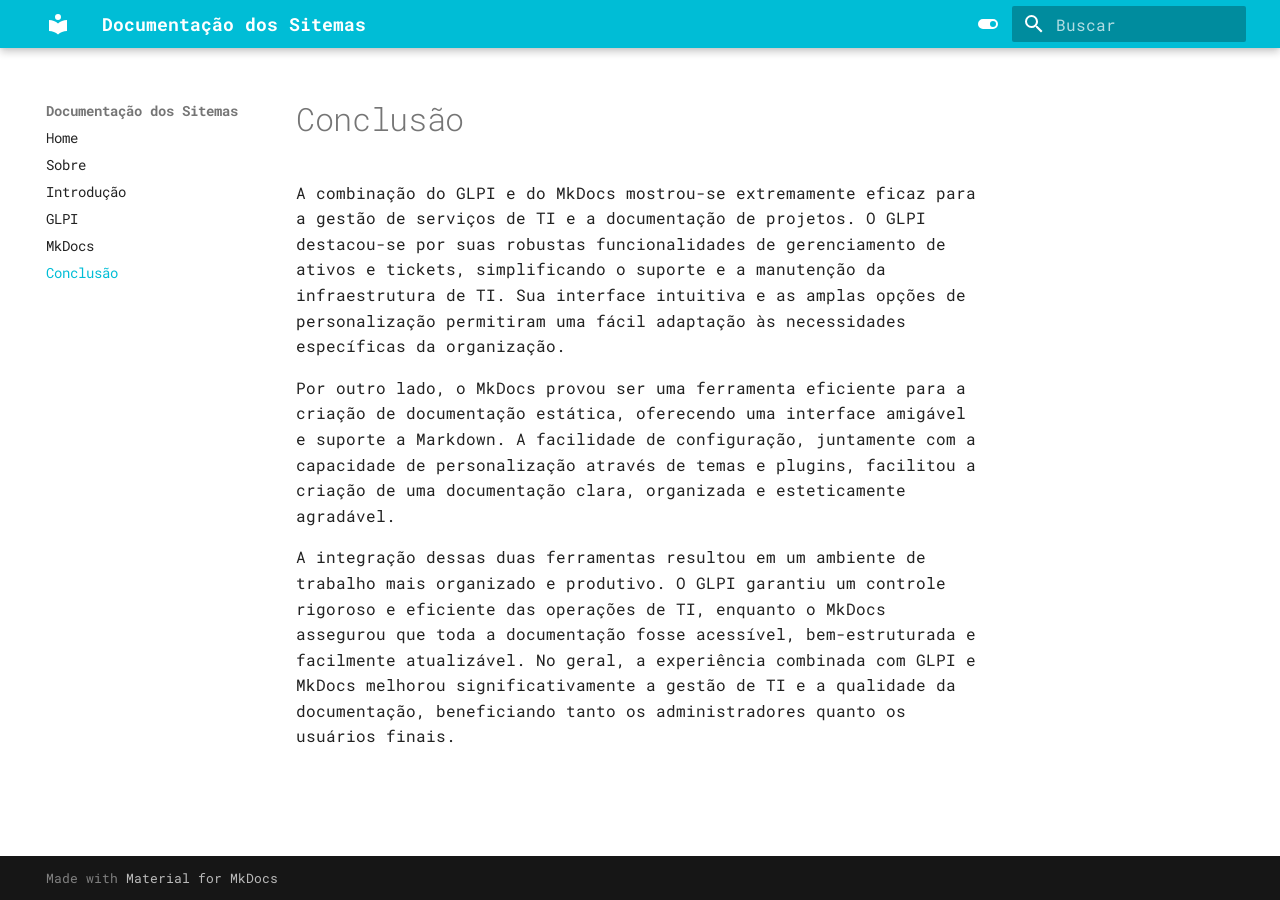
<file: conclusao/index.html>
<!doctype html>
<html lang="pt" class="no-js">
  <head>
    
      <meta charset="utf-8">
      <meta name="viewport" content="width=device-width,initial-scale=1">
      
      
      
      
        <link rel="prev" href="../mkdocs/">
      
      
      
      <link rel="icon" href="../assets/images/favicon.png">
      <meta name="generator" content="mkdocs-1.6.0, mkdocs-material-9.5.27">
    
    
      
        <title>Conclusão - Documentação dos Sitemas</title>
      
    
    
      <link rel="stylesheet" href="../assets/stylesheets/main.6543a935.min.css">
      
        
        <link rel="stylesheet" href="../assets/stylesheets/palette.06af60db.min.css">
      
      


    
    
      
    
    
      
        
        
        <link rel="preconnect" href="https://fonts.gstatic.com" crossorigin>
        <link rel="stylesheet" href="https://fonts.googleapis.com/css?family=Roboto+Mono:300,300i,400,400i,700,700i%7CRoboto+Mono:400,400i,700,700i&display=fallback">
        <style>:root{--md-text-font:"Roboto Mono";--md-code-font:"Roboto Mono"}</style>
      
    
    
    <script>__md_scope=new URL("..",location),__md_hash=e=>[...e].reduce((e,_)=>(e<<5)-e+_.charCodeAt(0),0),__md_get=(e,_=localStorage,t=__md_scope)=>JSON.parse(_.getItem(t.pathname+"."+e)),__md_set=(e,_,t=localStorage,a=__md_scope)=>{try{t.setItem(a.pathname+"."+e,JSON.stringify(_))}catch(e){}}</script>
    
      

    
    
    
  </head>
  
  
    
    
      
    
    
    
    
    <body dir="ltr" data-md-color-scheme="default" data-md-color-primary="cyan" data-md-color-accent="pink">
  
    
    <input class="md-toggle" data-md-toggle="drawer" type="checkbox" id="__drawer" autocomplete="off">
    <input class="md-toggle" data-md-toggle="search" type="checkbox" id="__search" autocomplete="off">
    <label class="md-overlay" for="__drawer"></label>
    <div data-md-component="skip">
      
        
        <a href="#conclusao" class="md-skip">
          Pular para conteúdo
        </a>
      
    </div>
    <div data-md-component="announce">
      
    </div>
    
    
      

  

<header class="md-header md-header--shadow" data-md-component="header">
  <nav class="md-header__inner md-grid" aria-label="Cabeçalho">
    <a href=".." title="Documentação dos Sitemas" class="md-header__button md-logo" aria-label="Documentação dos Sitemas" data-md-component="logo">
      
  
  <svg xmlns="http://www.w3.org/2000/svg" viewBox="0 0 24 24"><path d="M12 8a3 3 0 0 0 3-3 3 3 0 0 0-3-3 3 3 0 0 0-3 3 3 3 0 0 0 3 3m0 3.54C9.64 9.35 6.5 8 3 8v11c3.5 0 6.64 1.35 9 3.54 2.36-2.19 5.5-3.54 9-3.54V8c-3.5 0-6.64 1.35-9 3.54Z"/></svg>

    </a>
    <label class="md-header__button md-icon" for="__drawer">
      
      <svg xmlns="http://www.w3.org/2000/svg" viewBox="0 0 24 24"><path d="M3 6h18v2H3V6m0 5h18v2H3v-2m0 5h18v2H3v-2Z"/></svg>
    </label>
    <div class="md-header__title" data-md-component="header-title">
      <div class="md-header__ellipsis">
        <div class="md-header__topic">
          <span class="md-ellipsis">
            Documentação dos Sitemas
          </span>
        </div>
        <div class="md-header__topic" data-md-component="header-topic">
          <span class="md-ellipsis">
            
              Conclusão
            
          </span>
        </div>
      </div>
    </div>
    
      
        <form class="md-header__option" data-md-component="palette">
  
    
    
    
    <input class="md-option" data-md-color-media="" data-md-color-scheme="default" data-md-color-primary="cyan" data-md-color-accent="pink"  aria-label="Switch to dark mode"  type="radio" name="__palette" id="__palette_0">
    
      <label class="md-header__button md-icon" title="Switch to dark mode" for="__palette_1" hidden>
        <svg xmlns="http://www.w3.org/2000/svg" viewBox="0 0 24 24"><path d="M17 7H7a5 5 0 0 0-5 5 5 5 0 0 0 5 5h10a5 5 0 0 0 5-5 5 5 0 0 0-5-5m0 8a3 3 0 0 1-3-3 3 3 0 0 1 3-3 3 3 0 0 1 3 3 3 3 0 0 1-3 3Z"/></svg>
      </label>
    
  
    
    
    
    <input class="md-option" data-md-color-media="" data-md-color-scheme="slate" data-md-color-primary="pink" data-md-color-accent="teal"  aria-label="Switch to light mode"  type="radio" name="__palette" id="__palette_1">
    
      <label class="md-header__button md-icon" title="Switch to light mode" for="__palette_0" hidden>
        <svg xmlns="http://www.w3.org/2000/svg" viewBox="0 0 24 24"><path d="M17 6H7c-3.31 0-6 2.69-6 6s2.69 6 6 6h10c3.31 0 6-2.69 6-6s-2.69-6-6-6zm0 10H7c-2.21 0-4-1.79-4-4s1.79-4 4-4h10c2.21 0 4 1.79 4 4s-1.79 4-4 4zM7 9c-1.66 0-3 1.34-3 3s1.34 3 3 3 3-1.34 3-3-1.34-3-3-3z"/></svg>
      </label>
    
  
</form>
      
    
    
      <script>var media,input,key,value,palette=__md_get("__palette");if(palette&&palette.color){"(prefers-color-scheme)"===palette.color.media&&(media=matchMedia("(prefers-color-scheme: light)"),input=document.querySelector(media.matches?"[data-md-color-media='(prefers-color-scheme: light)']":"[data-md-color-media='(prefers-color-scheme: dark)']"),palette.color.media=input.getAttribute("data-md-color-media"),palette.color.scheme=input.getAttribute("data-md-color-scheme"),palette.color.primary=input.getAttribute("data-md-color-primary"),palette.color.accent=input.getAttribute("data-md-color-accent"));for([key,value]of Object.entries(palette.color))document.body.setAttribute("data-md-color-"+key,value)}</script>
    
    
    
      <label class="md-header__button md-icon" for="__search">
        
        <svg xmlns="http://www.w3.org/2000/svg" viewBox="0 0 24 24"><path d="M9.5 3A6.5 6.5 0 0 1 16 9.5c0 1.61-.59 3.09-1.56 4.23l.27.27h.79l5 5-1.5 1.5-5-5v-.79l-.27-.27A6.516 6.516 0 0 1 9.5 16 6.5 6.5 0 0 1 3 9.5 6.5 6.5 0 0 1 9.5 3m0 2C7 5 5 7 5 9.5S7 14 9.5 14 14 12 14 9.5 12 5 9.5 5Z"/></svg>
      </label>
      <div class="md-search" data-md-component="search" role="dialog">
  <label class="md-search__overlay" for="__search"></label>
  <div class="md-search__inner" role="search">
    <form class="md-search__form" name="search">
      <input type="text" class="md-search__input" name="query" aria-label="Buscar" placeholder="Buscar" autocapitalize="off" autocorrect="off" autocomplete="off" spellcheck="false" data-md-component="search-query" required>
      <label class="md-search__icon md-icon" for="__search">
        
        <svg xmlns="http://www.w3.org/2000/svg" viewBox="0 0 24 24"><path d="M9.5 3A6.5 6.5 0 0 1 16 9.5c0 1.61-.59 3.09-1.56 4.23l.27.27h.79l5 5-1.5 1.5-5-5v-.79l-.27-.27A6.516 6.516 0 0 1 9.5 16 6.5 6.5 0 0 1 3 9.5 6.5 6.5 0 0 1 9.5 3m0 2C7 5 5 7 5 9.5S7 14 9.5 14 14 12 14 9.5 12 5 9.5 5Z"/></svg>
        
        <svg xmlns="http://www.w3.org/2000/svg" viewBox="0 0 24 24"><path d="M20 11v2H8l5.5 5.5-1.42 1.42L4.16 12l7.92-7.92L13.5 5.5 8 11h12Z"/></svg>
      </label>
      <nav class="md-search__options" aria-label="Pesquisar">
        
          <a href="javascript:void(0)" class="md-search__icon md-icon" title="Compartilhar" aria-label="Compartilhar" data-clipboard data-clipboard-text="" data-md-component="search-share" tabindex="-1">
            
            <svg xmlns="http://www.w3.org/2000/svg" viewBox="0 0 24 24"><path d="M18 16.08c-.76 0-1.44.3-1.96.77L8.91 12.7c.05-.23.09-.46.09-.7 0-.24-.04-.47-.09-.7l7.05-4.11c.54.5 1.25.81 2.04.81a3 3 0 0 0 3-3 3 3 0 0 0-3-3 3 3 0 0 0-3 3c0 .24.04.47.09.7L8.04 9.81C7.5 9.31 6.79 9 6 9a3 3 0 0 0-3 3 3 3 0 0 0 3 3c.79 0 1.5-.31 2.04-.81l7.12 4.15c-.05.21-.08.43-.08.66 0 1.61 1.31 2.91 2.92 2.91 1.61 0 2.92-1.3 2.92-2.91A2.92 2.92 0 0 0 18 16.08Z"/></svg>
          </a>
        
        <button type="reset" class="md-search__icon md-icon" title="Limpar" aria-label="Limpar" tabindex="-1">
          
          <svg xmlns="http://www.w3.org/2000/svg" viewBox="0 0 24 24"><path d="M19 6.41 17.59 5 12 10.59 6.41 5 5 6.41 10.59 12 5 17.59 6.41 19 12 13.41 17.59 19 19 17.59 13.41 12 19 6.41Z"/></svg>
        </button>
      </nav>
      
        <div class="md-search__suggest" data-md-component="search-suggest"></div>
      
    </form>
    <div class="md-search__output">
      <div class="md-search__scrollwrap" tabindex="0" data-md-scrollfix>
        <div class="md-search-result" data-md-component="search-result">
          <div class="md-search-result__meta">
            Inicializando busca
          </div>
          <ol class="md-search-result__list" role="presentation"></ol>
        </div>
      </div>
    </div>
  </div>
</div>
    
    
  </nav>
  
</header>
    
    <div class="md-container" data-md-component="container">
      
      
        
          
        
      
      <main class="md-main" data-md-component="main">
        <div class="md-main__inner md-grid">
          
            
              
              <div class="md-sidebar md-sidebar--primary" data-md-component="sidebar" data-md-type="navigation" >
                <div class="md-sidebar__scrollwrap">
                  <div class="md-sidebar__inner">
                    



<nav class="md-nav md-nav--primary" aria-label="Navegação" data-md-level="0">
  <label class="md-nav__title" for="__drawer">
    <a href=".." title="Documentação dos Sitemas" class="md-nav__button md-logo" aria-label="Documentação dos Sitemas" data-md-component="logo">
      
  
  <svg xmlns="http://www.w3.org/2000/svg" viewBox="0 0 24 24"><path d="M12 8a3 3 0 0 0 3-3 3 3 0 0 0-3-3 3 3 0 0 0-3 3 3 3 0 0 0 3 3m0 3.54C9.64 9.35 6.5 8 3 8v11c3.5 0 6.64 1.35 9 3.54 2.36-2.19 5.5-3.54 9-3.54V8c-3.5 0-6.64 1.35-9 3.54Z"/></svg>

    </a>
    Documentação dos Sitemas
  </label>
  
  <ul class="md-nav__list" data-md-scrollfix>
    
      
      
  
  
  
  
    <li class="md-nav__item">
      <a href=".." class="md-nav__link">
        
  
  <span class="md-ellipsis">
    Home
  </span>
  

      </a>
    </li>
  

    
      
      
  
  
  
  
    <li class="md-nav__item">
      <a href="../about/" class="md-nav__link">
        
  
  <span class="md-ellipsis">
    Sobre
  </span>
  

      </a>
    </li>
  

    
      
      
  
  
  
  
    <li class="md-nav__item">
      <a href="../intro/" class="md-nav__link">
        
  
  <span class="md-ellipsis">
    Introdução
  </span>
  

      </a>
    </li>
  

    
      
      
  
  
  
  
    <li class="md-nav__item">
      <a href="../glpi/" class="md-nav__link">
        
  
  <span class="md-ellipsis">
    GLPI
  </span>
  

      </a>
    </li>
  

    
      
      
  
  
  
  
    <li class="md-nav__item">
      <a href="../mkdocs/" class="md-nav__link">
        
  
  <span class="md-ellipsis">
    MkDocs
  </span>
  

      </a>
    </li>
  

    
      
      
  
  
    
  
  
  
    <li class="md-nav__item md-nav__item--active">
      
      <input class="md-nav__toggle md-toggle" type="checkbox" id="__toc">
      
      
        
      
      
      <a href="./" class="md-nav__link md-nav__link--active">
        
  
  <span class="md-ellipsis">
    Conclusão
  </span>
  

      </a>
      
    </li>
  

    
  </ul>
</nav>
                  </div>
                </div>
              </div>
            
            
              
              <div class="md-sidebar md-sidebar--secondary" data-md-component="sidebar" data-md-type="toc" >
                <div class="md-sidebar__scrollwrap">
                  <div class="md-sidebar__inner">
                    

<nav class="md-nav md-nav--secondary" aria-label="Índice">
  
  
  
    
  
  
</nav>
                  </div>
                </div>
              </div>
            
          
          
            <div class="md-content" data-md-component="content">
              <article class="md-content__inner md-typeset">
                
                  


<h1 id="conclusao">Conclusão</h1>
<p>A combinação do GLPI e do MkDocs mostrou-se extremamente eficaz para a gestão de serviços de TI e a documentação de projetos. O GLPI destacou-se por suas robustas funcionalidades de gerenciamento de ativos e tickets, simplificando o suporte e a manutenção da infraestrutura de TI. Sua interface intuitiva e as amplas opções de personalização permitiram uma fácil adaptação às necessidades específicas da organização.</p>
<p>Por outro lado, o MkDocs provou ser uma ferramenta eficiente para a criação de documentação estática, oferecendo uma interface amigável e suporte a Markdown. A facilidade de configuração, juntamente com a capacidade de personalização através de temas e plugins, facilitou a criação de uma documentação clara, organizada e esteticamente agradável.</p>
<p>A integração dessas duas ferramentas resultou em um ambiente de trabalho mais organizado e produtivo. O GLPI garantiu um controle rigoroso e eficiente das operações de TI, enquanto o MkDocs assegurou que toda a documentação fosse acessível, bem-estruturada e facilmente atualizável. No geral, a experiência combinada com GLPI e MkDocs melhorou significativamente a gestão de TI e a qualidade da documentação, beneficiando tanto os administradores quanto os usuários finais.</p>












                
              </article>
            </div>
          
          
<script>var target=document.getElementById(location.hash.slice(1));target&&target.name&&(target.checked=target.name.startsWith("__tabbed_"))</script>
        </div>
        
          <button type="button" class="md-top md-icon" data-md-component="top" hidden>
  
  <svg xmlns="http://www.w3.org/2000/svg" viewBox="0 0 24 24"><path d="M13 20h-2V8l-5.5 5.5-1.42-1.42L12 4.16l7.92 7.92-1.42 1.42L13 8v12Z"/></svg>
  Voltar para o topo
</button>
        
      </main>
      
        <footer class="md-footer">
  
  <div class="md-footer-meta md-typeset">
    <div class="md-footer-meta__inner md-grid">
      <div class="md-copyright">
  
  
    Made with
    <a href="https://squidfunk.github.io/mkdocs-material/" target="_blank" rel="noopener">
      Material for MkDocs
    </a>
  
</div>
      
    </div>
  </div>
</footer>
      
    </div>
    <div class="md-dialog" data-md-component="dialog">
      <div class="md-dialog__inner md-typeset"></div>
    </div>
    
      <div class="md-progress" data-md-component="progress" role="progressbar"></div>
    
    
    <script id="__config" type="application/json">{"base": "..", "features": ["search.suggest", "search.highlight", "search.share", "navigation.instant", "navigation.instant.prefetch", "navigation.instant.progress", "navigation.top"], "search": "../assets/javascripts/workers/search.b8dbb3d2.min.js", "translations": {"clipboard.copied": "Copiado para \u00e1rea de transfer\u00eancia", "clipboard.copy": "Copiar para \u00e1rea de transfer\u00eancia", "search.result.more.one": "mais 1 nesta p\u00e1gina", "search.result.more.other": "# mais nesta p\u00e1gina", "search.result.none": "Nenhum documento encontrado", "search.result.one": "1 documento encontrado", "search.result.other": "# documentos encontrados", "search.result.placeholder": "Digite para iniciar a busca", "search.result.term.missing": "Ausente", "select.version": "Selecione a vers\u00e3o"}}</script>
    
    
      <script src="../assets/javascripts/bundle.ad660dcc.min.js"></script>
      
    
  </body>
</html>
</file>
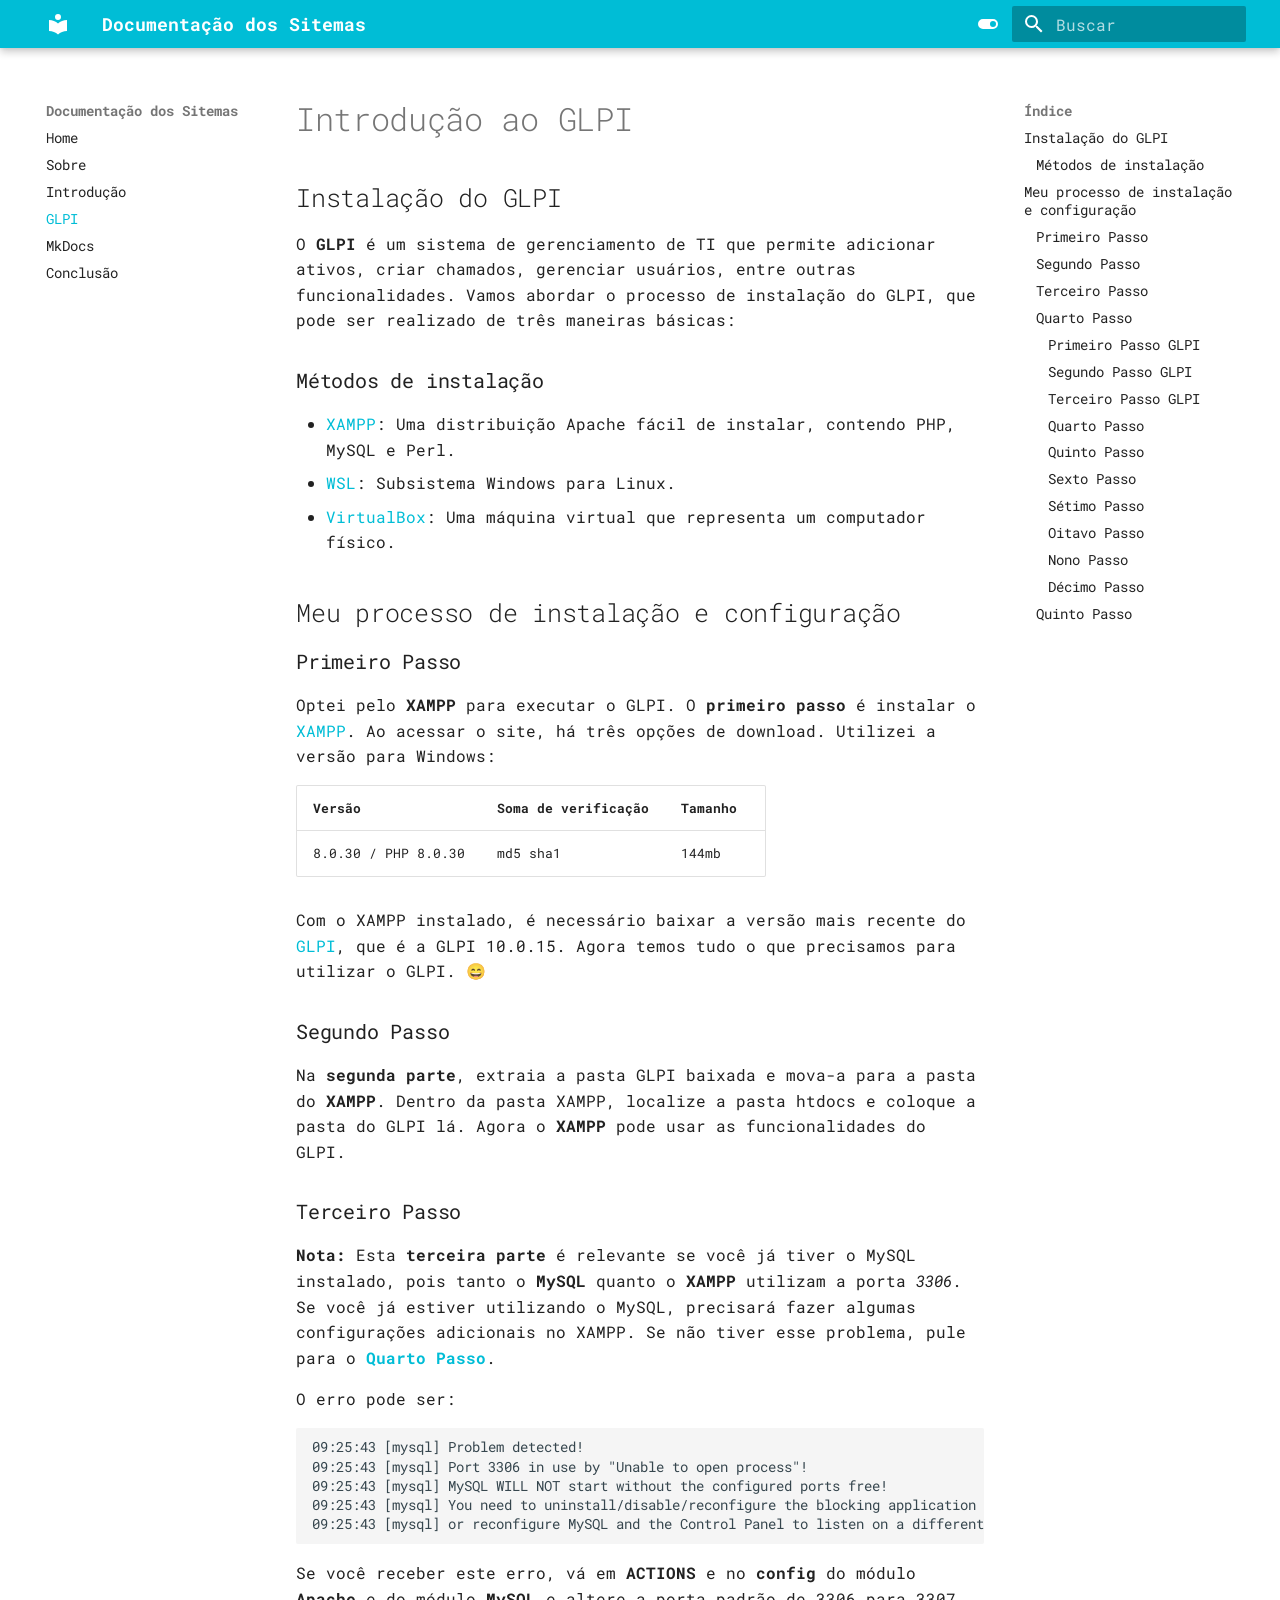
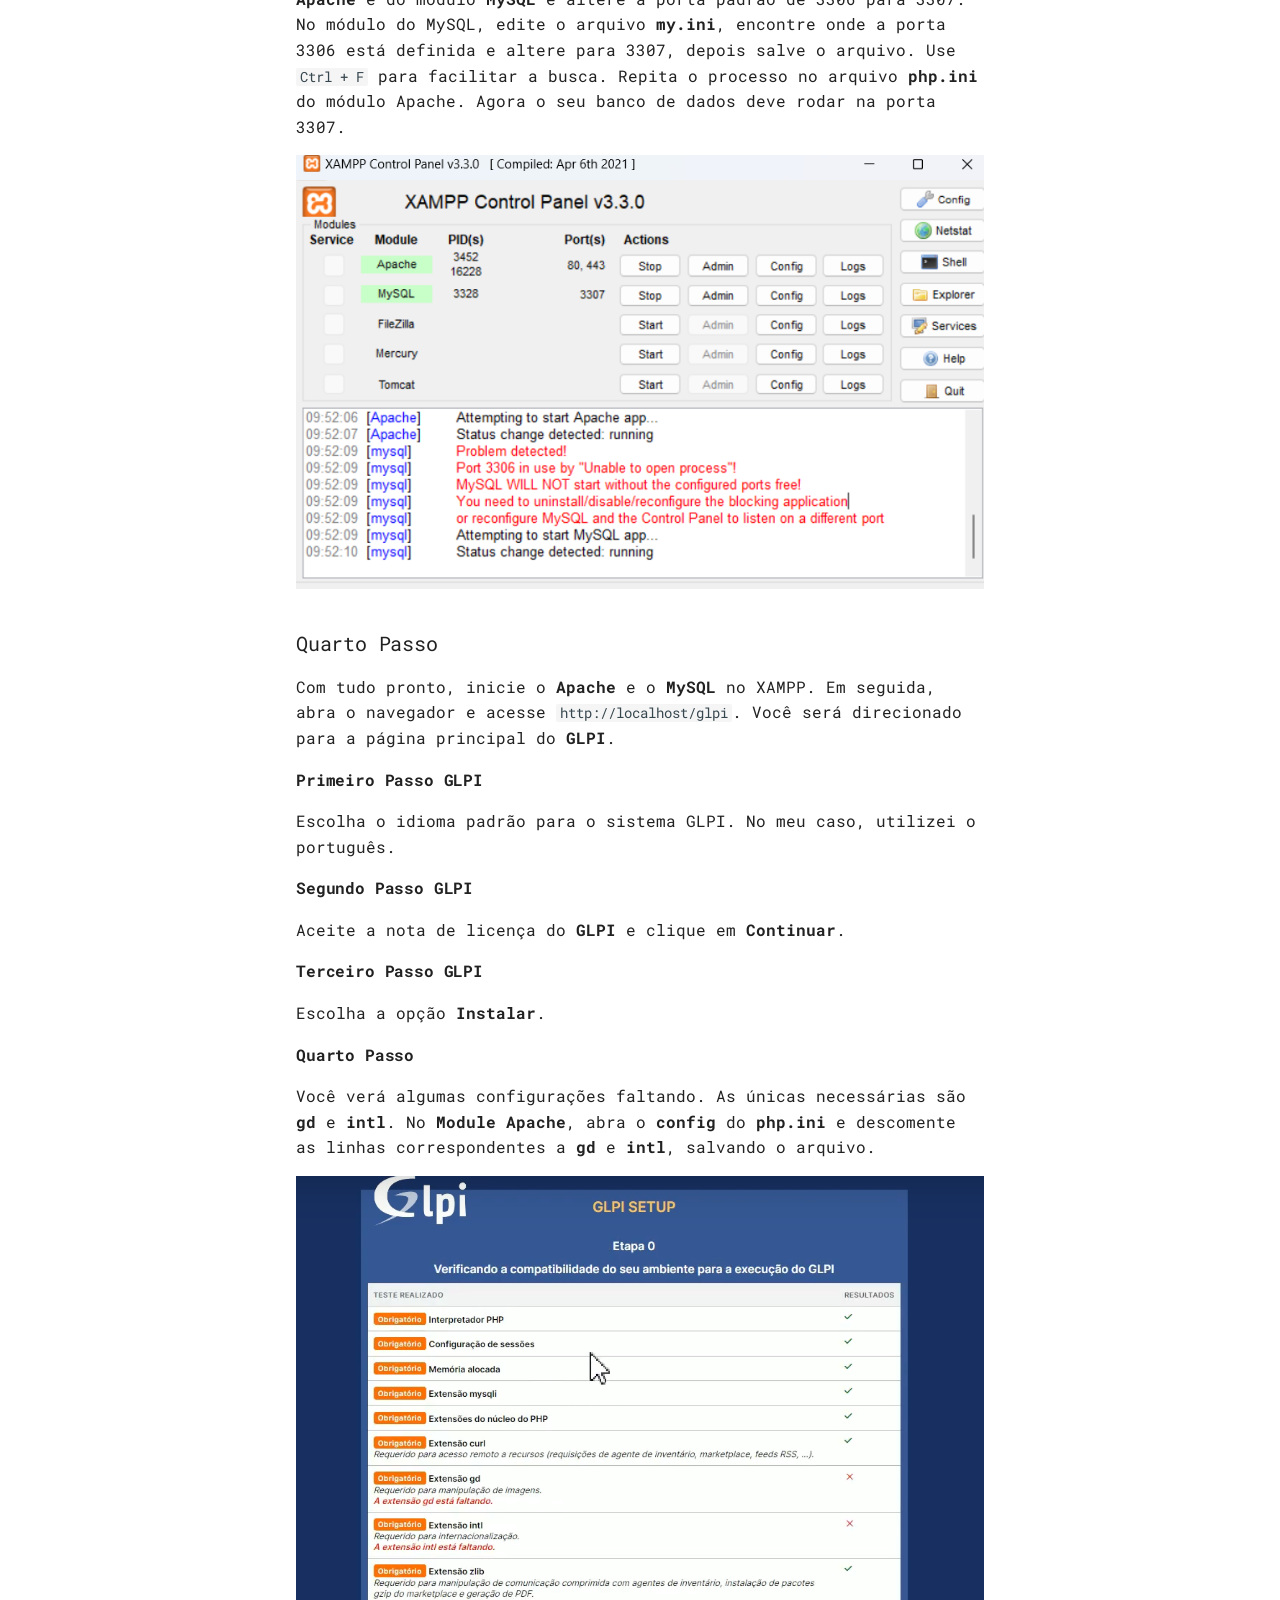
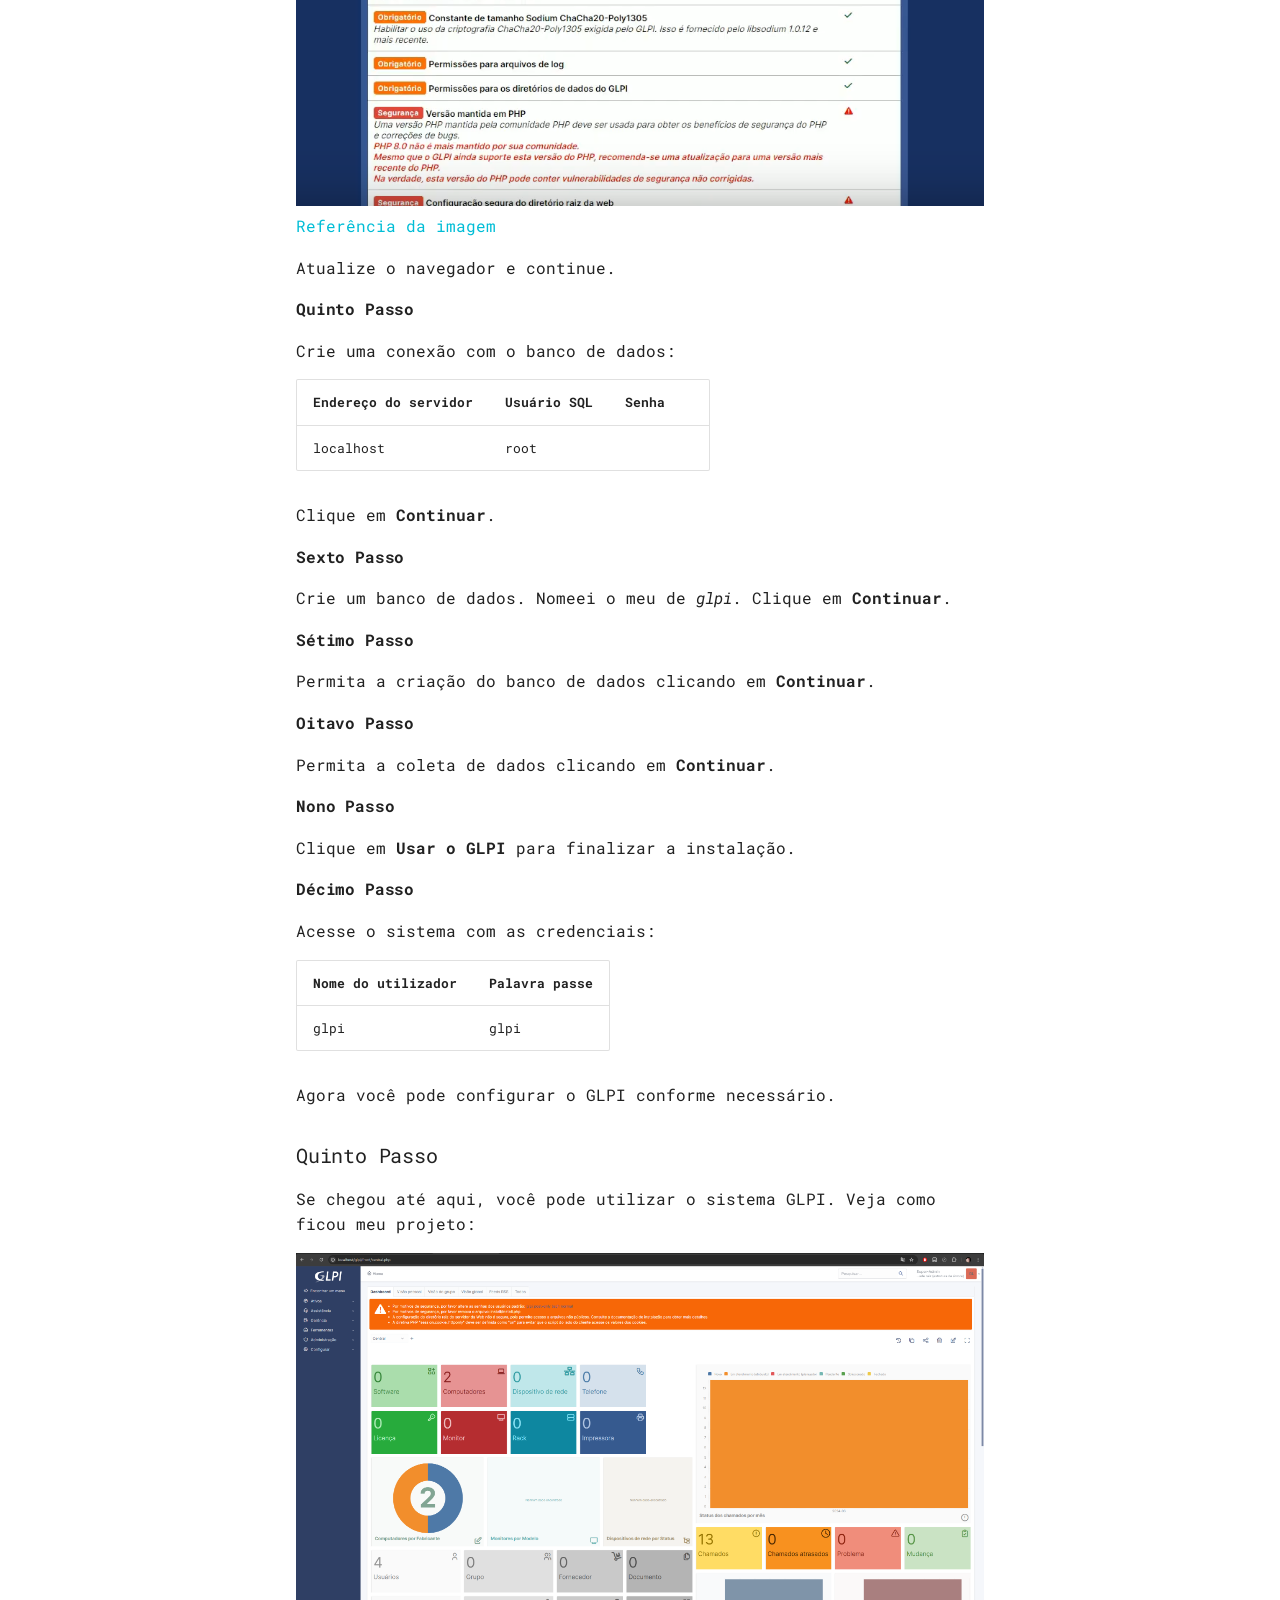
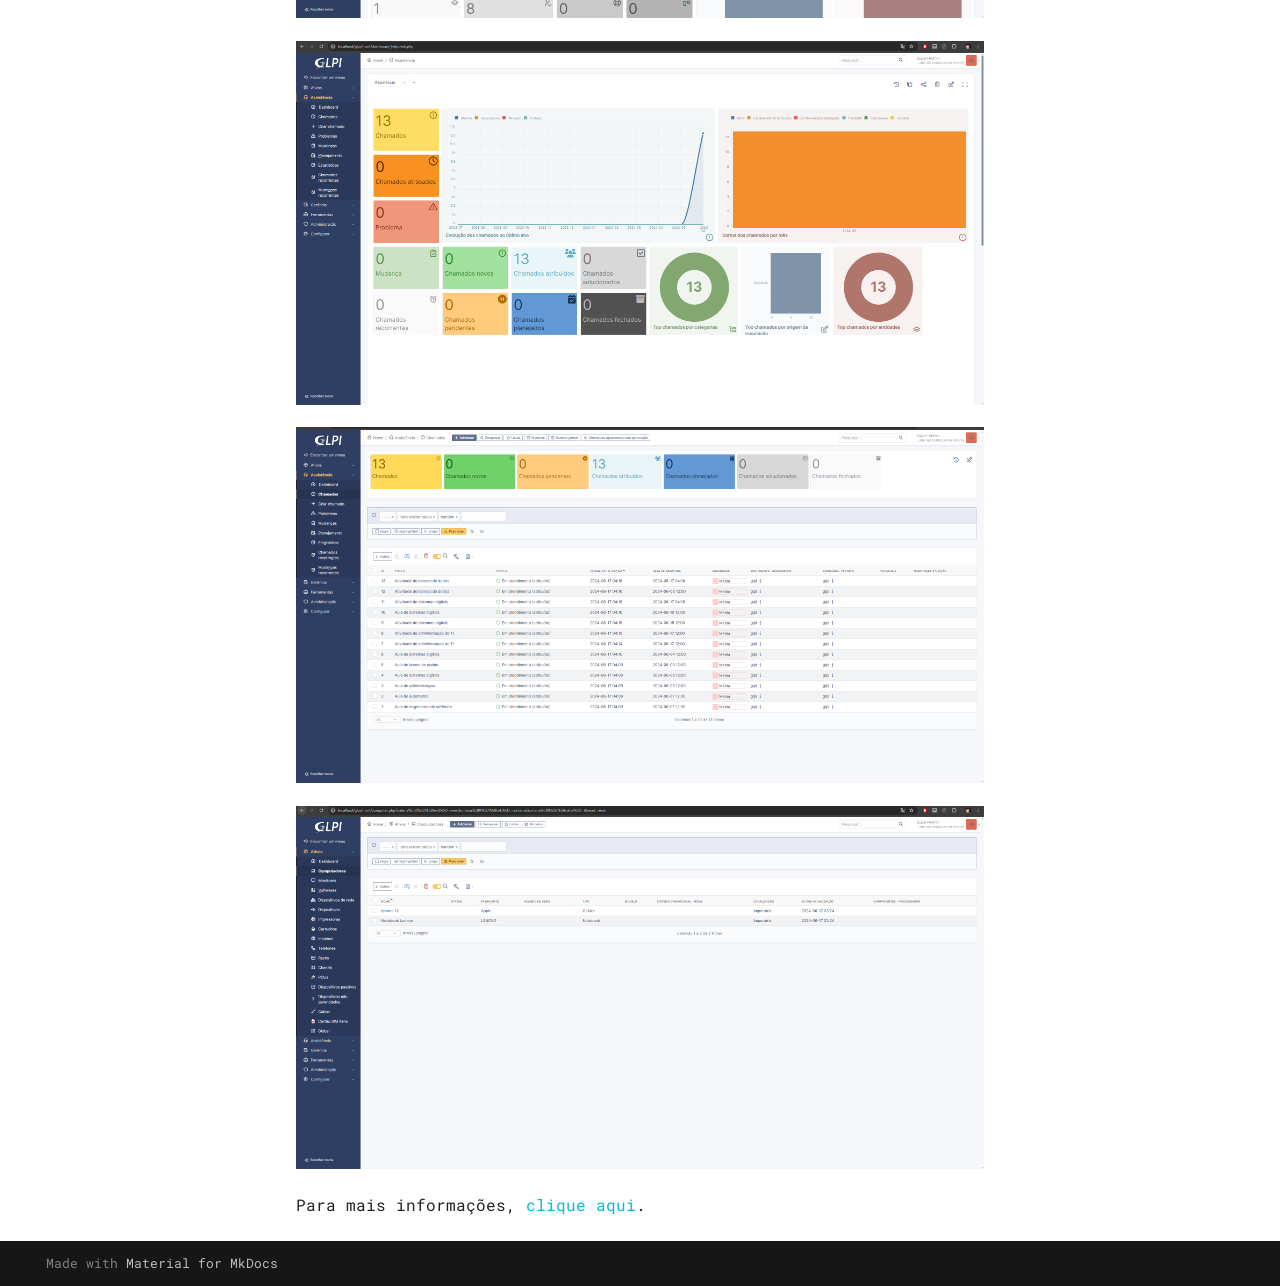
<file: glpi/index.html>
<!doctype html>
<html lang="pt" class="no-js">
  <head>
    
      <meta charset="utf-8">
      <meta name="viewport" content="width=device-width,initial-scale=1">
      
      
      
      
        <link rel="prev" href="../intro/">
      
      
        <link rel="next" href="../mkdocs/">
      
      
      <link rel="icon" href="../assets/images/favicon.png">
      <meta name="generator" content="mkdocs-1.6.0, mkdocs-material-9.5.27">
    
    
      
        <title>GLPI - Documentação dos Sitemas</title>
      
    
    
      <link rel="stylesheet" href="../assets/stylesheets/main.6543a935.min.css">
      
        
        <link rel="stylesheet" href="../assets/stylesheets/palette.06af60db.min.css">
      
      


    
    
      
    
    
      
        
        
        <link rel="preconnect" href="https://fonts.gstatic.com" crossorigin>
        <link rel="stylesheet" href="https://fonts.googleapis.com/css?family=Roboto+Mono:300,300i,400,400i,700,700i%7CRoboto+Mono:400,400i,700,700i&display=fallback">
        <style>:root{--md-text-font:"Roboto Mono";--md-code-font:"Roboto Mono"}</style>
      
    
    
    <script>__md_scope=new URL("..",location),__md_hash=e=>[...e].reduce((e,_)=>(e<<5)-e+_.charCodeAt(0),0),__md_get=(e,_=localStorage,t=__md_scope)=>JSON.parse(_.getItem(t.pathname+"."+e)),__md_set=(e,_,t=localStorage,a=__md_scope)=>{try{t.setItem(a.pathname+"."+e,JSON.stringify(_))}catch(e){}}</script>
    
      

    
    
    
  </head>
  
  
    
    
      
    
    
    
    
    <body dir="ltr" data-md-color-scheme="default" data-md-color-primary="cyan" data-md-color-accent="pink">
  
    
    <input class="md-toggle" data-md-toggle="drawer" type="checkbox" id="__drawer" autocomplete="off">
    <input class="md-toggle" data-md-toggle="search" type="checkbox" id="__search" autocomplete="off">
    <label class="md-overlay" for="__drawer"></label>
    <div data-md-component="skip">
      
        
        <a href="#introducao-ao-glpi" class="md-skip">
          Pular para conteúdo
        </a>
      
    </div>
    <div data-md-component="announce">
      
    </div>
    
    
      

  

<header class="md-header md-header--shadow" data-md-component="header">
  <nav class="md-header__inner md-grid" aria-label="Cabeçalho">
    <a href=".." title="Documentação dos Sitemas" class="md-header__button md-logo" aria-label="Documentação dos Sitemas" data-md-component="logo">
      
  
  <svg xmlns="http://www.w3.org/2000/svg" viewBox="0 0 24 24"><path d="M12 8a3 3 0 0 0 3-3 3 3 0 0 0-3-3 3 3 0 0 0-3 3 3 3 0 0 0 3 3m0 3.54C9.64 9.35 6.5 8 3 8v11c3.5 0 6.64 1.35 9 3.54 2.36-2.19 5.5-3.54 9-3.54V8c-3.5 0-6.64 1.35-9 3.54Z"/></svg>

    </a>
    <label class="md-header__button md-icon" for="__drawer">
      
      <svg xmlns="http://www.w3.org/2000/svg" viewBox="0 0 24 24"><path d="M3 6h18v2H3V6m0 5h18v2H3v-2m0 5h18v2H3v-2Z"/></svg>
    </label>
    <div class="md-header__title" data-md-component="header-title">
      <div class="md-header__ellipsis">
        <div class="md-header__topic">
          <span class="md-ellipsis">
            Documentação dos Sitemas
          </span>
        </div>
        <div class="md-header__topic" data-md-component="header-topic">
          <span class="md-ellipsis">
            
              GLPI
            
          </span>
        </div>
      </div>
    </div>
    
      
        <form class="md-header__option" data-md-component="palette">
  
    
    
    
    <input class="md-option" data-md-color-media="" data-md-color-scheme="default" data-md-color-primary="cyan" data-md-color-accent="pink"  aria-label="Switch to dark mode"  type="radio" name="__palette" id="__palette_0">
    
      <label class="md-header__button md-icon" title="Switch to dark mode" for="__palette_1" hidden>
        <svg xmlns="http://www.w3.org/2000/svg" viewBox="0 0 24 24"><path d="M17 7H7a5 5 0 0 0-5 5 5 5 0 0 0 5 5h10a5 5 0 0 0 5-5 5 5 0 0 0-5-5m0 8a3 3 0 0 1-3-3 3 3 0 0 1 3-3 3 3 0 0 1 3 3 3 3 0 0 1-3 3Z"/></svg>
      </label>
    
  
    
    
    
    <input class="md-option" data-md-color-media="" data-md-color-scheme="slate" data-md-color-primary="pink" data-md-color-accent="teal"  aria-label="Switch to light mode"  type="radio" name="__palette" id="__palette_1">
    
      <label class="md-header__button md-icon" title="Switch to light mode" for="__palette_0" hidden>
        <svg xmlns="http://www.w3.org/2000/svg" viewBox="0 0 24 24"><path d="M17 6H7c-3.31 0-6 2.69-6 6s2.69 6 6 6h10c3.31 0 6-2.69 6-6s-2.69-6-6-6zm0 10H7c-2.21 0-4-1.79-4-4s1.79-4 4-4h10c2.21 0 4 1.79 4 4s-1.79 4-4 4zM7 9c-1.66 0-3 1.34-3 3s1.34 3 3 3 3-1.34 3-3-1.34-3-3-3z"/></svg>
      </label>
    
  
</form>
      
    
    
      <script>var media,input,key,value,palette=__md_get("__palette");if(palette&&palette.color){"(prefers-color-scheme)"===palette.color.media&&(media=matchMedia("(prefers-color-scheme: light)"),input=document.querySelector(media.matches?"[data-md-color-media='(prefers-color-scheme: light)']":"[data-md-color-media='(prefers-color-scheme: dark)']"),palette.color.media=input.getAttribute("data-md-color-media"),palette.color.scheme=input.getAttribute("data-md-color-scheme"),palette.color.primary=input.getAttribute("data-md-color-primary"),palette.color.accent=input.getAttribute("data-md-color-accent"));for([key,value]of Object.entries(palette.color))document.body.setAttribute("data-md-color-"+key,value)}</script>
    
    
    
      <label class="md-header__button md-icon" for="__search">
        
        <svg xmlns="http://www.w3.org/2000/svg" viewBox="0 0 24 24"><path d="M9.5 3A6.5 6.5 0 0 1 16 9.5c0 1.61-.59 3.09-1.56 4.23l.27.27h.79l5 5-1.5 1.5-5-5v-.79l-.27-.27A6.516 6.516 0 0 1 9.5 16 6.5 6.5 0 0 1 3 9.5 6.5 6.5 0 0 1 9.5 3m0 2C7 5 5 7 5 9.5S7 14 9.5 14 14 12 14 9.5 12 5 9.5 5Z"/></svg>
      </label>
      <div class="md-search" data-md-component="search" role="dialog">
  <label class="md-search__overlay" for="__search"></label>
  <div class="md-search__inner" role="search">
    <form class="md-search__form" name="search">
      <input type="text" class="md-search__input" name="query" aria-label="Buscar" placeholder="Buscar" autocapitalize="off" autocorrect="off" autocomplete="off" spellcheck="false" data-md-component="search-query" required>
      <label class="md-search__icon md-icon" for="__search">
        
        <svg xmlns="http://www.w3.org/2000/svg" viewBox="0 0 24 24"><path d="M9.5 3A6.5 6.5 0 0 1 16 9.5c0 1.61-.59 3.09-1.56 4.23l.27.27h.79l5 5-1.5 1.5-5-5v-.79l-.27-.27A6.516 6.516 0 0 1 9.5 16 6.5 6.5 0 0 1 3 9.5 6.5 6.5 0 0 1 9.5 3m0 2C7 5 5 7 5 9.5S7 14 9.5 14 14 12 14 9.5 12 5 9.5 5Z"/></svg>
        
        <svg xmlns="http://www.w3.org/2000/svg" viewBox="0 0 24 24"><path d="M20 11v2H8l5.5 5.5-1.42 1.42L4.16 12l7.92-7.92L13.5 5.5 8 11h12Z"/></svg>
      </label>
      <nav class="md-search__options" aria-label="Pesquisar">
        
          <a href="javascript:void(0)" class="md-search__icon md-icon" title="Compartilhar" aria-label="Compartilhar" data-clipboard data-clipboard-text="" data-md-component="search-share" tabindex="-1">
            
            <svg xmlns="http://www.w3.org/2000/svg" viewBox="0 0 24 24"><path d="M18 16.08c-.76 0-1.44.3-1.96.77L8.91 12.7c.05-.23.09-.46.09-.7 0-.24-.04-.47-.09-.7l7.05-4.11c.54.5 1.25.81 2.04.81a3 3 0 0 0 3-3 3 3 0 0 0-3-3 3 3 0 0 0-3 3c0 .24.04.47.09.7L8.04 9.81C7.5 9.31 6.79 9 6 9a3 3 0 0 0-3 3 3 3 0 0 0 3 3c.79 0 1.5-.31 2.04-.81l7.12 4.15c-.05.21-.08.43-.08.66 0 1.61 1.31 2.91 2.92 2.91 1.61 0 2.92-1.3 2.92-2.91A2.92 2.92 0 0 0 18 16.08Z"/></svg>
          </a>
        
        <button type="reset" class="md-search__icon md-icon" title="Limpar" aria-label="Limpar" tabindex="-1">
          
          <svg xmlns="http://www.w3.org/2000/svg" viewBox="0 0 24 24"><path d="M19 6.41 17.59 5 12 10.59 6.41 5 5 6.41 10.59 12 5 17.59 6.41 19 12 13.41 17.59 19 19 17.59 13.41 12 19 6.41Z"/></svg>
        </button>
      </nav>
      
        <div class="md-search__suggest" data-md-component="search-suggest"></div>
      
    </form>
    <div class="md-search__output">
      <div class="md-search__scrollwrap" tabindex="0" data-md-scrollfix>
        <div class="md-search-result" data-md-component="search-result">
          <div class="md-search-result__meta">
            Inicializando busca
          </div>
          <ol class="md-search-result__list" role="presentation"></ol>
        </div>
      </div>
    </div>
  </div>
</div>
    
    
  </nav>
  
</header>
    
    <div class="md-container" data-md-component="container">
      
      
        
          
        
      
      <main class="md-main" data-md-component="main">
        <div class="md-main__inner md-grid">
          
            
              
              <div class="md-sidebar md-sidebar--primary" data-md-component="sidebar" data-md-type="navigation" >
                <div class="md-sidebar__scrollwrap">
                  <div class="md-sidebar__inner">
                    



<nav class="md-nav md-nav--primary" aria-label="Navegação" data-md-level="0">
  <label class="md-nav__title" for="__drawer">
    <a href=".." title="Documentação dos Sitemas" class="md-nav__button md-logo" aria-label="Documentação dos Sitemas" data-md-component="logo">
      
  
  <svg xmlns="http://www.w3.org/2000/svg" viewBox="0 0 24 24"><path d="M12 8a3 3 0 0 0 3-3 3 3 0 0 0-3-3 3 3 0 0 0-3 3 3 3 0 0 0 3 3m0 3.54C9.64 9.35 6.5 8 3 8v11c3.5 0 6.64 1.35 9 3.54 2.36-2.19 5.5-3.54 9-3.54V8c-3.5 0-6.64 1.35-9 3.54Z"/></svg>

    </a>
    Documentação dos Sitemas
  </label>
  
  <ul class="md-nav__list" data-md-scrollfix>
    
      
      
  
  
  
  
    <li class="md-nav__item">
      <a href=".." class="md-nav__link">
        
  
  <span class="md-ellipsis">
    Home
  </span>
  

      </a>
    </li>
  

    
      
      
  
  
  
  
    <li class="md-nav__item">
      <a href="../about/" class="md-nav__link">
        
  
  <span class="md-ellipsis">
    Sobre
  </span>
  

      </a>
    </li>
  

    
      
      
  
  
  
  
    <li class="md-nav__item">
      <a href="../intro/" class="md-nav__link">
        
  
  <span class="md-ellipsis">
    Introdução
  </span>
  

      </a>
    </li>
  

    
      
      
  
  
    
  
  
  
    <li class="md-nav__item md-nav__item--active">
      
      <input class="md-nav__toggle md-toggle" type="checkbox" id="__toc">
      
      
        
      
      
        <label class="md-nav__link md-nav__link--active" for="__toc">
          
  
  <span class="md-ellipsis">
    GLPI
  </span>
  

          <span class="md-nav__icon md-icon"></span>
        </label>
      
      <a href="./" class="md-nav__link md-nav__link--active">
        
  
  <span class="md-ellipsis">
    GLPI
  </span>
  

      </a>
      
        

<nav class="md-nav md-nav--secondary" aria-label="Índice">
  
  
  
    
  
  
    <label class="md-nav__title" for="__toc">
      <span class="md-nav__icon md-icon"></span>
      Índice
    </label>
    <ul class="md-nav__list" data-md-component="toc" data-md-scrollfix>
      
        <li class="md-nav__item">
  <a href="#instalacao-do-glpi" class="md-nav__link">
    <span class="md-ellipsis">
      Instalação do GLPI
    </span>
  </a>
  
    <nav class="md-nav" aria-label="Instalação do GLPI">
      <ul class="md-nav__list">
        
          <li class="md-nav__item">
  <a href="#metodos-de-instalacao" class="md-nav__link">
    <span class="md-ellipsis">
      Métodos de instalação
    </span>
  </a>
  
</li>
        
      </ul>
    </nav>
  
</li>
      
        <li class="md-nav__item">
  <a href="#meu-processo-de-instalacao-e-configuracao" class="md-nav__link">
    <span class="md-ellipsis">
      Meu processo de instalação e configuração
    </span>
  </a>
  
    <nav class="md-nav" aria-label="Meu processo de instalação e configuração">
      <ul class="md-nav__list">
        
          <li class="md-nav__item">
  <a href="#primeiro-passo" class="md-nav__link">
    <span class="md-ellipsis">
      Primeiro Passo
    </span>
  </a>
  
</li>
        
          <li class="md-nav__item">
  <a href="#segundo-passo" class="md-nav__link">
    <span class="md-ellipsis">
      Segundo Passo
    </span>
  </a>
  
</li>
        
          <li class="md-nav__item">
  <a href="#terceiro-passo" class="md-nav__link">
    <span class="md-ellipsis">
      Terceiro Passo
    </span>
  </a>
  
</li>
        
          <li class="md-nav__item">
  <a href="#quarto-passo" class="md-nav__link">
    <span class="md-ellipsis">
      Quarto Passo
    </span>
  </a>
  
    <nav class="md-nav" aria-label="Quarto Passo">
      <ul class="md-nav__list">
        
          <li class="md-nav__item">
  <a href="#primeiro-passo-glpi" class="md-nav__link">
    <span class="md-ellipsis">
      Primeiro Passo GLPI
    </span>
  </a>
  
</li>
        
          <li class="md-nav__item">
  <a href="#segundo-passo-glpi" class="md-nav__link">
    <span class="md-ellipsis">
      Segundo Passo GLPI
    </span>
  </a>
  
</li>
        
          <li class="md-nav__item">
  <a href="#terceiro-passo-glpi" class="md-nav__link">
    <span class="md-ellipsis">
      Terceiro Passo GLPI
    </span>
  </a>
  
</li>
        
          <li class="md-nav__item">
  <a href="#quarto-passo_1" class="md-nav__link">
    <span class="md-ellipsis">
      Quarto Passo
    </span>
  </a>
  
</li>
        
          <li class="md-nav__item">
  <a href="#quinto-passo" class="md-nav__link">
    <span class="md-ellipsis">
      Quinto Passo
    </span>
  </a>
  
</li>
        
          <li class="md-nav__item">
  <a href="#sexto-passo" class="md-nav__link">
    <span class="md-ellipsis">
      Sexto Passo
    </span>
  </a>
  
</li>
        
          <li class="md-nav__item">
  <a href="#setimo-passo" class="md-nav__link">
    <span class="md-ellipsis">
      Sétimo Passo
    </span>
  </a>
  
</li>
        
          <li class="md-nav__item">
  <a href="#oitavo-passo" class="md-nav__link">
    <span class="md-ellipsis">
      Oitavo Passo
    </span>
  </a>
  
</li>
        
          <li class="md-nav__item">
  <a href="#nono-passo" class="md-nav__link">
    <span class="md-ellipsis">
      Nono Passo
    </span>
  </a>
  
</li>
        
          <li class="md-nav__item">
  <a href="#decimo-passo" class="md-nav__link">
    <span class="md-ellipsis">
      Décimo Passo
    </span>
  </a>
  
</li>
        
      </ul>
    </nav>
  
</li>
        
          <li class="md-nav__item">
  <a href="#quinto-passo_1" class="md-nav__link">
    <span class="md-ellipsis">
      Quinto Passo
    </span>
  </a>
  
</li>
        
      </ul>
    </nav>
  
</li>
      
    </ul>
  
</nav>
      
    </li>
  

    
      
      
  
  
  
  
    <li class="md-nav__item">
      <a href="../mkdocs/" class="md-nav__link">
        
  
  <span class="md-ellipsis">
    MkDocs
  </span>
  

      </a>
    </li>
  

    
      
      
  
  
  
  
    <li class="md-nav__item">
      <a href="../conclusao/" class="md-nav__link">
        
  
  <span class="md-ellipsis">
    Conclusão
  </span>
  

      </a>
    </li>
  

    
  </ul>
</nav>
                  </div>
                </div>
              </div>
            
            
              
              <div class="md-sidebar md-sidebar--secondary" data-md-component="sidebar" data-md-type="toc" >
                <div class="md-sidebar__scrollwrap">
                  <div class="md-sidebar__inner">
                    

<nav class="md-nav md-nav--secondary" aria-label="Índice">
  
  
  
    
  
  
    <label class="md-nav__title" for="__toc">
      <span class="md-nav__icon md-icon"></span>
      Índice
    </label>
    <ul class="md-nav__list" data-md-component="toc" data-md-scrollfix>
      
        <li class="md-nav__item">
  <a href="#instalacao-do-glpi" class="md-nav__link">
    <span class="md-ellipsis">
      Instalação do GLPI
    </span>
  </a>
  
    <nav class="md-nav" aria-label="Instalação do GLPI">
      <ul class="md-nav__list">
        
          <li class="md-nav__item">
  <a href="#metodos-de-instalacao" class="md-nav__link">
    <span class="md-ellipsis">
      Métodos de instalação
    </span>
  </a>
  
</li>
        
      </ul>
    </nav>
  
</li>
      
        <li class="md-nav__item">
  <a href="#meu-processo-de-instalacao-e-configuracao" class="md-nav__link">
    <span class="md-ellipsis">
      Meu processo de instalação e configuração
    </span>
  </a>
  
    <nav class="md-nav" aria-label="Meu processo de instalação e configuração">
      <ul class="md-nav__list">
        
          <li class="md-nav__item">
  <a href="#primeiro-passo" class="md-nav__link">
    <span class="md-ellipsis">
      Primeiro Passo
    </span>
  </a>
  
</li>
        
          <li class="md-nav__item">
  <a href="#segundo-passo" class="md-nav__link">
    <span class="md-ellipsis">
      Segundo Passo
    </span>
  </a>
  
</li>
        
          <li class="md-nav__item">
  <a href="#terceiro-passo" class="md-nav__link">
    <span class="md-ellipsis">
      Terceiro Passo
    </span>
  </a>
  
</li>
        
          <li class="md-nav__item">
  <a href="#quarto-passo" class="md-nav__link">
    <span class="md-ellipsis">
      Quarto Passo
    </span>
  </a>
  
    <nav class="md-nav" aria-label="Quarto Passo">
      <ul class="md-nav__list">
        
          <li class="md-nav__item">
  <a href="#primeiro-passo-glpi" class="md-nav__link">
    <span class="md-ellipsis">
      Primeiro Passo GLPI
    </span>
  </a>
  
</li>
        
          <li class="md-nav__item">
  <a href="#segundo-passo-glpi" class="md-nav__link">
    <span class="md-ellipsis">
      Segundo Passo GLPI
    </span>
  </a>
  
</li>
        
          <li class="md-nav__item">
  <a href="#terceiro-passo-glpi" class="md-nav__link">
    <span class="md-ellipsis">
      Terceiro Passo GLPI
    </span>
  </a>
  
</li>
        
          <li class="md-nav__item">
  <a href="#quarto-passo_1" class="md-nav__link">
    <span class="md-ellipsis">
      Quarto Passo
    </span>
  </a>
  
</li>
        
          <li class="md-nav__item">
  <a href="#quinto-passo" class="md-nav__link">
    <span class="md-ellipsis">
      Quinto Passo
    </span>
  </a>
  
</li>
        
          <li class="md-nav__item">
  <a href="#sexto-passo" class="md-nav__link">
    <span class="md-ellipsis">
      Sexto Passo
    </span>
  </a>
  
</li>
        
          <li class="md-nav__item">
  <a href="#setimo-passo" class="md-nav__link">
    <span class="md-ellipsis">
      Sétimo Passo
    </span>
  </a>
  
</li>
        
          <li class="md-nav__item">
  <a href="#oitavo-passo" class="md-nav__link">
    <span class="md-ellipsis">
      Oitavo Passo
    </span>
  </a>
  
</li>
        
          <li class="md-nav__item">
  <a href="#nono-passo" class="md-nav__link">
    <span class="md-ellipsis">
      Nono Passo
    </span>
  </a>
  
</li>
        
          <li class="md-nav__item">
  <a href="#decimo-passo" class="md-nav__link">
    <span class="md-ellipsis">
      Décimo Passo
    </span>
  </a>
  
</li>
        
      </ul>
    </nav>
  
</li>
        
          <li class="md-nav__item">
  <a href="#quinto-passo_1" class="md-nav__link">
    <span class="md-ellipsis">
      Quinto Passo
    </span>
  </a>
  
</li>
        
      </ul>
    </nav>
  
</li>
      
    </ul>
  
</nav>
                  </div>
                </div>
              </div>
            
          
          
            <div class="md-content" data-md-component="content">
              <article class="md-content__inner md-typeset">
                
                  


<h1 id="introducao-ao-glpi">Introdução ao GLPI</h1>
<h2 id="instalacao-do-glpi">Instalação do GLPI</h2>
<p>O <strong>GLPI</strong> é um sistema de gerenciamento de TI que permite adicionar ativos, criar chamados, gerenciar usuários, entre outras funcionalidades. Vamos abordar o processo de instalação do GLPI, que pode ser realizado de três maneiras básicas:</p>
<h3 id="metodos-de-instalacao">Métodos de instalação</h3>
<ul>
<li><a href="https://www.apachefriends.org/pt_br/index.html">XAMPP</a>: Uma distribuição Apache fácil de instalar, contendo PHP, MySQL e Perl.</li>
<li><a href="https://learn.microsoft.com/pt-br/windows/wsl/">WSL</a>: Subsistema Windows para Linux.</li>
<li><a href="https://www.virtualbox.org/">VirtualBox</a>: Uma máquina virtual que representa um computador físico.</li>
</ul>
<h2 id="meu-processo-de-instalacao-e-configuracao">Meu processo de instalação e configuração</h2>
<h3 id="primeiro-passo">Primeiro Passo</h3>
<p>Optei pelo <strong>XAMPP</strong> para executar o GLPI. O <strong>primeiro passo</strong> é instalar o <a href="https://www.apachefriends.org/pt_br/download.html">XAMPP</a>. Ao acessar o site, há três opções de download. Utilizei a versão para Windows:</p>
<table>
<thead>
<tr>
<th>Versão</th>
<th>Soma de verificação</th>
<th>Tamanho</th>
</tr>
</thead>
<tbody>
<tr>
<td>8.0.30 / PHP 8.0.30</td>
<td>md5 sha1</td>
<td>144mb</td>
</tr>
</tbody>
</table>
<p>Com o XAMPP instalado, é necessário baixar a versão mais recente do <a href="https://glpi-project.org/pt-br/baixar/">GLPI</a>, que é a GLPI 10.0.15. Agora temos tudo o que precisamos para utilizar o GLPI. 😄</p>
<h3 id="segundo-passo">Segundo Passo</h3>
<p>Na <strong>segunda parte</strong>, extraia a pasta GLPI baixada e mova-a para a pasta do <strong>XAMPP</strong>. Dentro da pasta XAMPP, localize a pasta htdocs e coloque a pasta do GLPI lá. Agora o <strong>XAMPP</strong> pode usar as funcionalidades do GLPI.</p>
<h3 id="terceiro-passo">Terceiro Passo</h3>
<p><strong>Nota:</strong> Esta <strong>terceira parte</strong> é relevante se você já tiver o MySQL instalado, pois tanto o <strong>MySQL</strong> quanto o <strong>XAMPP</strong> utilizam a porta <em>3306</em>. Se você já estiver utilizando o MySQL, precisará fazer algumas configurações adicionais no XAMPP. Se não tiver esse problema, pule para o <a href="#quarto-passo"><strong>Quarto Passo</strong></a>.</p>
<p>O erro pode ser:</p>
<pre><code>09:25:43 [mysql] Problem detected!
09:25:43 [mysql] Port 3306 in use by &quot;Unable to open process&quot;!
09:25:43 [mysql] MySQL WILL NOT start without the configured ports free!
09:25:43 [mysql] You need to uninstall/disable/reconfigure the blocking application
09:25:43 [mysql] or reconfigure MySQL and the Control Panel to listen on a different port
</code></pre>
<p>Se você receber este erro, vá em <strong>ACTIONS</strong> e no <strong>config</strong> do módulo <strong>Apache</strong> e do módulo <strong>MySQL</strong> e altere a porta padrão de 3306 para 3307. No módulo do MySQL, edite o arquivo <strong>my.ini</strong>, encontre onde a porta 3306 está definida e altere para 3307, depois salve o arquivo. Use <code>Ctrl + F</code> para facilitar a busca. Repita o processo no arquivo <strong>php.ini</strong> do módulo Apache. Agora o seu banco de dados deve rodar na porta 3307.</p>
<p><img alt="XAMPP em Execução" src="../img/xampp-execucao.png" /></p>
<h3 id="quarto-passo">Quarto Passo</h3>
<p>Com tudo pronto, inicie o <strong>Apache</strong> e o <strong>MySQL</strong> no XAMPP. Em seguida, abra o navegador e acesse <code>http://localhost/glpi</code>. Você será direcionado para a página principal do <strong>GLPI</strong>.</p>
<h4 id="primeiro-passo-glpi">Primeiro Passo GLPI</h4>
<p>Escolha o idioma padrão para o sistema GLPI. No meu caso, utilizei o português.</p>
<h4 id="segundo-passo-glpi">Segundo Passo GLPI</h4>
<p>Aceite a nota de licença do <strong>GLPI</strong> e clique em <strong>Continuar</strong>.</p>
<h4 id="terceiro-passo-glpi">Terceiro Passo GLPI</h4>
<p>Escolha a opção <strong>Instalar</strong>.</p>
<h4 id="quarto-passo_1">Quarto Passo</h4>
<p>Você verá algumas configurações faltando. As únicas necessárias são <strong>gd</strong> e <strong>intl</strong>. No <strong>Module Apache</strong>, abra o <strong>config</strong> do <strong>php.ini</strong> e descomente as linhas correspondentes a <strong>gd</strong> e <strong>intl</strong>, salvando o arquivo.</p>
<p><img alt="GLPI problema" src="../img/glpi-problema.png" />
<a href="https://www.youtube.com/watch?v=7-CqrK9pxz4&amp;t=9s">Referência da imagem</a></p>
<p>Atualize o navegador e continue.</p>
<h4 id="quinto-passo">Quinto Passo</h4>
<p>Crie uma conexão com o banco de dados:</p>
<table>
<thead>
<tr>
<th>Endereço do servidor</th>
<th>Usuário SQL</th>
<th>Senha</th>
</tr>
</thead>
<tbody>
<tr>
<td>localhost</td>
<td>root</td>
<td></td>
</tr>
</tbody>
</table>
<p>Clique em <strong>Continuar</strong>.</p>
<h4 id="sexto-passo">Sexto Passo</h4>
<p>Crie um banco de dados. Nomeei o meu de <em>glpi</em>. Clique em <strong>Continuar</strong>.</p>
<h4 id="setimo-passo">Sétimo Passo</h4>
<p>Permita a criação do banco de dados clicando em <strong>Continuar</strong>.</p>
<h4 id="oitavo-passo">Oitavo Passo</h4>
<p>Permita a coleta de dados clicando em <strong>Continuar</strong>.</p>
<h4 id="nono-passo">Nono Passo</h4>
<p>Clique em <strong>Usar o GLPI</strong> para finalizar a instalação.</p>
<h4 id="decimo-passo">Décimo Passo</h4>
<p>Acesse o sistema com as credenciais:</p>
<table>
<thead>
<tr>
<th>Nome do utilizador</th>
<th>Palavra passe</th>
</tr>
</thead>
<tbody>
<tr>
<td>glpi</td>
<td>glpi</td>
</tr>
</tbody>
</table>
<p>Agora você pode configurar o GLPI conforme necessário.</p>
<h3 id="quinto-passo_1">Quinto Passo</h3>
<p>Se chegou até aqui, você pode utilizar o sistema GLPI. Veja como ficou meu projeto:</p>
<p><img alt="GLPI - 1" src="../img/glpi2.png" /></p>
<p><img alt="GLPI - 2" src="../img/glpi3.png" /></p>
<p><img alt="GLPI - 3" src="../img/glpi4.png" /></p>
<p><img alt="GLPI - 4" src="../img/glpi5.png" /></p>
<p>Para mais informações, <a href="https://www.youtube.com/watch?v=7-CqrK9pxz4&amp;t=9s">clique aqui</a>.</p>












                
              </article>
            </div>
          
          
<script>var target=document.getElementById(location.hash.slice(1));target&&target.name&&(target.checked=target.name.startsWith("__tabbed_"))</script>
        </div>
        
          <button type="button" class="md-top md-icon" data-md-component="top" hidden>
  
  <svg xmlns="http://www.w3.org/2000/svg" viewBox="0 0 24 24"><path d="M13 20h-2V8l-5.5 5.5-1.42-1.42L12 4.16l7.92 7.92-1.42 1.42L13 8v12Z"/></svg>
  Voltar para o topo
</button>
        
      </main>
      
        <footer class="md-footer">
  
  <div class="md-footer-meta md-typeset">
    <div class="md-footer-meta__inner md-grid">
      <div class="md-copyright">
  
  
    Made with
    <a href="https://squidfunk.github.io/mkdocs-material/" target="_blank" rel="noopener">
      Material for MkDocs
    </a>
  
</div>
      
    </div>
  </div>
</footer>
      
    </div>
    <div class="md-dialog" data-md-component="dialog">
      <div class="md-dialog__inner md-typeset"></div>
    </div>
    
      <div class="md-progress" data-md-component="progress" role="progressbar"></div>
    
    
    <script id="__config" type="application/json">{"base": "..", "features": ["search.suggest", "search.highlight", "search.share", "navigation.instant", "navigation.instant.prefetch", "navigation.instant.progress", "navigation.top"], "search": "../assets/javascripts/workers/search.b8dbb3d2.min.js", "translations": {"clipboard.copied": "Copiado para \u00e1rea de transfer\u00eancia", "clipboard.copy": "Copiar para \u00e1rea de transfer\u00eancia", "search.result.more.one": "mais 1 nesta p\u00e1gina", "search.result.more.other": "# mais nesta p\u00e1gina", "search.result.none": "Nenhum documento encontrado", "search.result.one": "1 documento encontrado", "search.result.other": "# documentos encontrados", "search.result.placeholder": "Digite para iniciar a busca", "search.result.term.missing": "Ausente", "select.version": "Selecione a vers\u00e3o"}}</script>
    
    
      <script src="../assets/javascripts/bundle.ad660dcc.min.js"></script>
      
    
  </body>
</html>
</file>
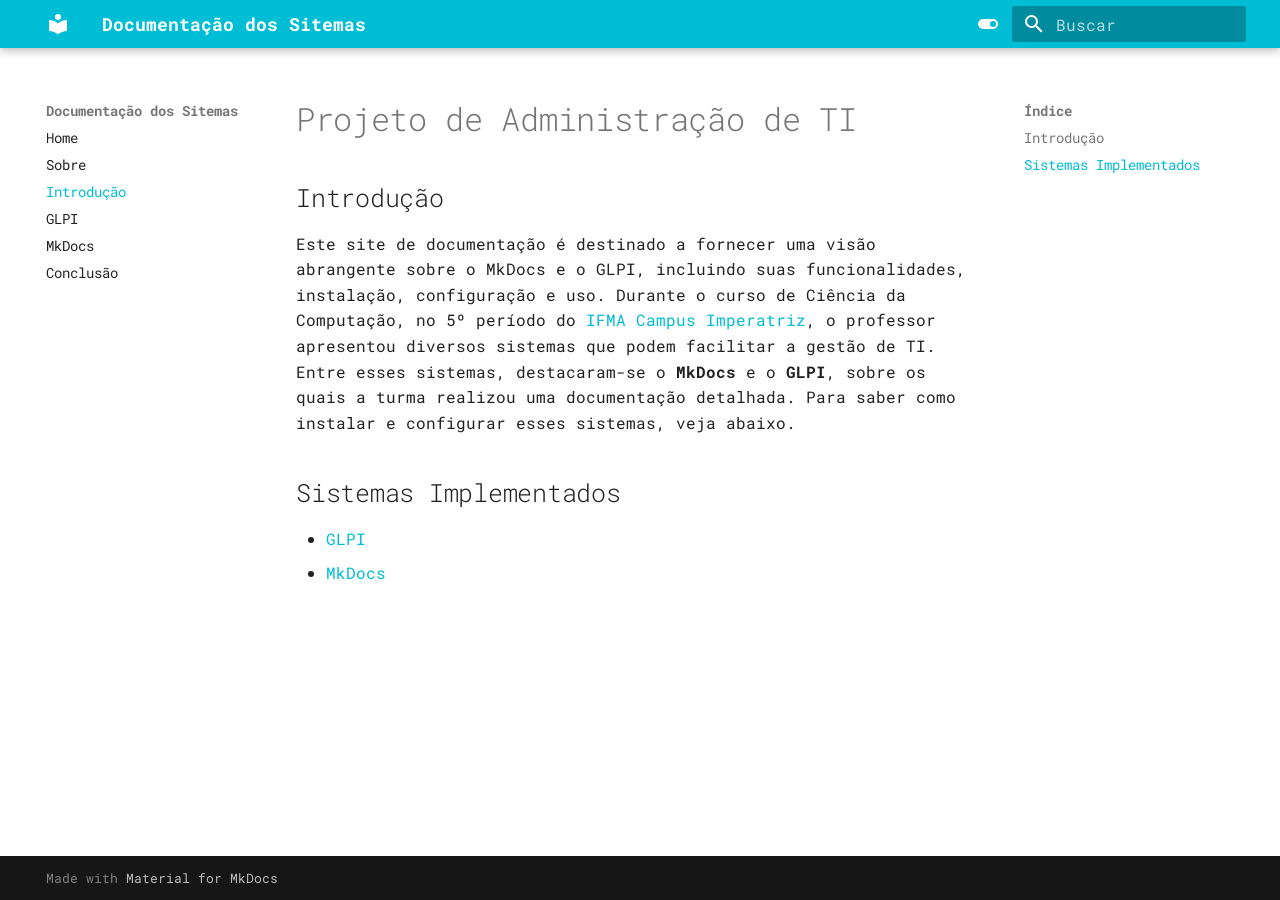
<file: intro/index.html>
<!doctype html>
<html lang="pt" class="no-js">
  <head>
    
      <meta charset="utf-8">
      <meta name="viewport" content="width=device-width,initial-scale=1">
      
      
      
      
        <link rel="prev" href="../about/">
      
      
        <link rel="next" href="../glpi/">
      
      
      <link rel="icon" href="../assets/images/favicon.png">
      <meta name="generator" content="mkdocs-1.6.0, mkdocs-material-9.5.27">
    
    
      
        <title>Introdução - Documentação dos Sitemas</title>
      
    
    
      <link rel="stylesheet" href="../assets/stylesheets/main.6543a935.min.css">
      
        
        <link rel="stylesheet" href="../assets/stylesheets/palette.06af60db.min.css">
      
      


    
    
      
    
    
      
        
        
        <link rel="preconnect" href="https://fonts.gstatic.com" crossorigin>
        <link rel="stylesheet" href="https://fonts.googleapis.com/css?family=Roboto+Mono:300,300i,400,400i,700,700i%7CRoboto+Mono:400,400i,700,700i&display=fallback">
        <style>:root{--md-text-font:"Roboto Mono";--md-code-font:"Roboto Mono"}</style>
      
    
    
    <script>__md_scope=new URL("..",location),__md_hash=e=>[...e].reduce((e,_)=>(e<<5)-e+_.charCodeAt(0),0),__md_get=(e,_=localStorage,t=__md_scope)=>JSON.parse(_.getItem(t.pathname+"."+e)),__md_set=(e,_,t=localStorage,a=__md_scope)=>{try{t.setItem(a.pathname+"."+e,JSON.stringify(_))}catch(e){}}</script>
    
      

    
    
    
  </head>
  
  
    
    
      
    
    
    
    
    <body dir="ltr" data-md-color-scheme="default" data-md-color-primary="cyan" data-md-color-accent="pink">
  
    
    <input class="md-toggle" data-md-toggle="drawer" type="checkbox" id="__drawer" autocomplete="off">
    <input class="md-toggle" data-md-toggle="search" type="checkbox" id="__search" autocomplete="off">
    <label class="md-overlay" for="__drawer"></label>
    <div data-md-component="skip">
      
        
        <a href="#projeto-de-administracao-de-ti" class="md-skip">
          Pular para conteúdo
        </a>
      
    </div>
    <div data-md-component="announce">
      
    </div>
    
    
      

  

<header class="md-header md-header--shadow" data-md-component="header">
  <nav class="md-header__inner md-grid" aria-label="Cabeçalho">
    <a href=".." title="Documentação dos Sitemas" class="md-header__button md-logo" aria-label="Documentação dos Sitemas" data-md-component="logo">
      
  
  <svg xmlns="http://www.w3.org/2000/svg" viewBox="0 0 24 24"><path d="M12 8a3 3 0 0 0 3-3 3 3 0 0 0-3-3 3 3 0 0 0-3 3 3 3 0 0 0 3 3m0 3.54C9.64 9.35 6.5 8 3 8v11c3.5 0 6.64 1.35 9 3.54 2.36-2.19 5.5-3.54 9-3.54V8c-3.5 0-6.64 1.35-9 3.54Z"/></svg>

    </a>
    <label class="md-header__button md-icon" for="__drawer">
      
      <svg xmlns="http://www.w3.org/2000/svg" viewBox="0 0 24 24"><path d="M3 6h18v2H3V6m0 5h18v2H3v-2m0 5h18v2H3v-2Z"/></svg>
    </label>
    <div class="md-header__title" data-md-component="header-title">
      <div class="md-header__ellipsis">
        <div class="md-header__topic">
          <span class="md-ellipsis">
            Documentação dos Sitemas
          </span>
        </div>
        <div class="md-header__topic" data-md-component="header-topic">
          <span class="md-ellipsis">
            
              Introdução
            
          </span>
        </div>
      </div>
    </div>
    
      
        <form class="md-header__option" data-md-component="palette">
  
    
    
    
    <input class="md-option" data-md-color-media="" data-md-color-scheme="default" data-md-color-primary="cyan" data-md-color-accent="pink"  aria-label="Switch to dark mode"  type="radio" name="__palette" id="__palette_0">
    
      <label class="md-header__button md-icon" title="Switch to dark mode" for="__palette_1" hidden>
        <svg xmlns="http://www.w3.org/2000/svg" viewBox="0 0 24 24"><path d="M17 7H7a5 5 0 0 0-5 5 5 5 0 0 0 5 5h10a5 5 0 0 0 5-5 5 5 0 0 0-5-5m0 8a3 3 0 0 1-3-3 3 3 0 0 1 3-3 3 3 0 0 1 3 3 3 3 0 0 1-3 3Z"/></svg>
      </label>
    
  
    
    
    
    <input class="md-option" data-md-color-media="" data-md-color-scheme="slate" data-md-color-primary="pink" data-md-color-accent="teal"  aria-label="Switch to light mode"  type="radio" name="__palette" id="__palette_1">
    
      <label class="md-header__button md-icon" title="Switch to light mode" for="__palette_0" hidden>
        <svg xmlns="http://www.w3.org/2000/svg" viewBox="0 0 24 24"><path d="M17 6H7c-3.31 0-6 2.69-6 6s2.69 6 6 6h10c3.31 0 6-2.69 6-6s-2.69-6-6-6zm0 10H7c-2.21 0-4-1.79-4-4s1.79-4 4-4h10c2.21 0 4 1.79 4 4s-1.79 4-4 4zM7 9c-1.66 0-3 1.34-3 3s1.34 3 3 3 3-1.34 3-3-1.34-3-3-3z"/></svg>
      </label>
    
  
</form>
      
    
    
      <script>var media,input,key,value,palette=__md_get("__palette");if(palette&&palette.color){"(prefers-color-scheme)"===palette.color.media&&(media=matchMedia("(prefers-color-scheme: light)"),input=document.querySelector(media.matches?"[data-md-color-media='(prefers-color-scheme: light)']":"[data-md-color-media='(prefers-color-scheme: dark)']"),palette.color.media=input.getAttribute("data-md-color-media"),palette.color.scheme=input.getAttribute("data-md-color-scheme"),palette.color.primary=input.getAttribute("data-md-color-primary"),palette.color.accent=input.getAttribute("data-md-color-accent"));for([key,value]of Object.entries(palette.color))document.body.setAttribute("data-md-color-"+key,value)}</script>
    
    
    
      <label class="md-header__button md-icon" for="__search">
        
        <svg xmlns="http://www.w3.org/2000/svg" viewBox="0 0 24 24"><path d="M9.5 3A6.5 6.5 0 0 1 16 9.5c0 1.61-.59 3.09-1.56 4.23l.27.27h.79l5 5-1.5 1.5-5-5v-.79l-.27-.27A6.516 6.516 0 0 1 9.5 16 6.5 6.5 0 0 1 3 9.5 6.5 6.5 0 0 1 9.5 3m0 2C7 5 5 7 5 9.5S7 14 9.5 14 14 12 14 9.5 12 5 9.5 5Z"/></svg>
      </label>
      <div class="md-search" data-md-component="search" role="dialog">
  <label class="md-search__overlay" for="__search"></label>
  <div class="md-search__inner" role="search">
    <form class="md-search__form" name="search">
      <input type="text" class="md-search__input" name="query" aria-label="Buscar" placeholder="Buscar" autocapitalize="off" autocorrect="off" autocomplete="off" spellcheck="false" data-md-component="search-query" required>
      <label class="md-search__icon md-icon" for="__search">
        
        <svg xmlns="http://www.w3.org/2000/svg" viewBox="0 0 24 24"><path d="M9.5 3A6.5 6.5 0 0 1 16 9.5c0 1.61-.59 3.09-1.56 4.23l.27.27h.79l5 5-1.5 1.5-5-5v-.79l-.27-.27A6.516 6.516 0 0 1 9.5 16 6.5 6.5 0 0 1 3 9.5 6.5 6.5 0 0 1 9.5 3m0 2C7 5 5 7 5 9.5S7 14 9.5 14 14 12 14 9.5 12 5 9.5 5Z"/></svg>
        
        <svg xmlns="http://www.w3.org/2000/svg" viewBox="0 0 24 24"><path d="M20 11v2H8l5.5 5.5-1.42 1.42L4.16 12l7.92-7.92L13.5 5.5 8 11h12Z"/></svg>
      </label>
      <nav class="md-search__options" aria-label="Pesquisar">
        
          <a href="javascript:void(0)" class="md-search__icon md-icon" title="Compartilhar" aria-label="Compartilhar" data-clipboard data-clipboard-text="" data-md-component="search-share" tabindex="-1">
            
            <svg xmlns="http://www.w3.org/2000/svg" viewBox="0 0 24 24"><path d="M18 16.08c-.76 0-1.44.3-1.96.77L8.91 12.7c.05-.23.09-.46.09-.7 0-.24-.04-.47-.09-.7l7.05-4.11c.54.5 1.25.81 2.04.81a3 3 0 0 0 3-3 3 3 0 0 0-3-3 3 3 0 0 0-3 3c0 .24.04.47.09.7L8.04 9.81C7.5 9.31 6.79 9 6 9a3 3 0 0 0-3 3 3 3 0 0 0 3 3c.79 0 1.5-.31 2.04-.81l7.12 4.15c-.05.21-.08.43-.08.66 0 1.61 1.31 2.91 2.92 2.91 1.61 0 2.92-1.3 2.92-2.91A2.92 2.92 0 0 0 18 16.08Z"/></svg>
          </a>
        
        <button type="reset" class="md-search__icon md-icon" title="Limpar" aria-label="Limpar" tabindex="-1">
          
          <svg xmlns="http://www.w3.org/2000/svg" viewBox="0 0 24 24"><path d="M19 6.41 17.59 5 12 10.59 6.41 5 5 6.41 10.59 12 5 17.59 6.41 19 12 13.41 17.59 19 19 17.59 13.41 12 19 6.41Z"/></svg>
        </button>
      </nav>
      
        <div class="md-search__suggest" data-md-component="search-suggest"></div>
      
    </form>
    <div class="md-search__output">
      <div class="md-search__scrollwrap" tabindex="0" data-md-scrollfix>
        <div class="md-search-result" data-md-component="search-result">
          <div class="md-search-result__meta">
            Inicializando busca
          </div>
          <ol class="md-search-result__list" role="presentation"></ol>
        </div>
      </div>
    </div>
  </div>
</div>
    
    
  </nav>
  
</header>
    
    <div class="md-container" data-md-component="container">
      
      
        
          
        
      
      <main class="md-main" data-md-component="main">
        <div class="md-main__inner md-grid">
          
            
              
              <div class="md-sidebar md-sidebar--primary" data-md-component="sidebar" data-md-type="navigation" >
                <div class="md-sidebar__scrollwrap">
                  <div class="md-sidebar__inner">
                    



<nav class="md-nav md-nav--primary" aria-label="Navegação" data-md-level="0">
  <label class="md-nav__title" for="__drawer">
    <a href=".." title="Documentação dos Sitemas" class="md-nav__button md-logo" aria-label="Documentação dos Sitemas" data-md-component="logo">
      
  
  <svg xmlns="http://www.w3.org/2000/svg" viewBox="0 0 24 24"><path d="M12 8a3 3 0 0 0 3-3 3 3 0 0 0-3-3 3 3 0 0 0-3 3 3 3 0 0 0 3 3m0 3.54C9.64 9.35 6.5 8 3 8v11c3.5 0 6.64 1.35 9 3.54 2.36-2.19 5.5-3.54 9-3.54V8c-3.5 0-6.64 1.35-9 3.54Z"/></svg>

    </a>
    Documentação dos Sitemas
  </label>
  
  <ul class="md-nav__list" data-md-scrollfix>
    
      
      
  
  
  
  
    <li class="md-nav__item">
      <a href=".." class="md-nav__link">
        
  
  <span class="md-ellipsis">
    Home
  </span>
  

      </a>
    </li>
  

    
      
      
  
  
  
  
    <li class="md-nav__item">
      <a href="../about/" class="md-nav__link">
        
  
  <span class="md-ellipsis">
    Sobre
  </span>
  

      </a>
    </li>
  

    
      
      
  
  
    
  
  
  
    <li class="md-nav__item md-nav__item--active">
      
      <input class="md-nav__toggle md-toggle" type="checkbox" id="__toc">
      
      
        
      
      
        <label class="md-nav__link md-nav__link--active" for="__toc">
          
  
  <span class="md-ellipsis">
    Introdução
  </span>
  

          <span class="md-nav__icon md-icon"></span>
        </label>
      
      <a href="./" class="md-nav__link md-nav__link--active">
        
  
  <span class="md-ellipsis">
    Introdução
  </span>
  

      </a>
      
        

<nav class="md-nav md-nav--secondary" aria-label="Índice">
  
  
  
    
  
  
    <label class="md-nav__title" for="__toc">
      <span class="md-nav__icon md-icon"></span>
      Índice
    </label>
    <ul class="md-nav__list" data-md-component="toc" data-md-scrollfix>
      
        <li class="md-nav__item">
  <a href="#introducao" class="md-nav__link">
    <span class="md-ellipsis">
      Introdução
    </span>
  </a>
  
</li>
      
        <li class="md-nav__item">
  <a href="#sistemas-implementados" class="md-nav__link">
    <span class="md-ellipsis">
      Sistemas Implementados
    </span>
  </a>
  
</li>
      
    </ul>
  
</nav>
      
    </li>
  

    
      
      
  
  
  
  
    <li class="md-nav__item">
      <a href="../glpi/" class="md-nav__link">
        
  
  <span class="md-ellipsis">
    GLPI
  </span>
  

      </a>
    </li>
  

    
      
      
  
  
  
  
    <li class="md-nav__item">
      <a href="../mkdocs/" class="md-nav__link">
        
  
  <span class="md-ellipsis">
    MkDocs
  </span>
  

      </a>
    </li>
  

    
      
      
  
  
  
  
    <li class="md-nav__item">
      <a href="../conclusao/" class="md-nav__link">
        
  
  <span class="md-ellipsis">
    Conclusão
  </span>
  

      </a>
    </li>
  

    
  </ul>
</nav>
                  </div>
                </div>
              </div>
            
            
              
              <div class="md-sidebar md-sidebar--secondary" data-md-component="sidebar" data-md-type="toc" >
                <div class="md-sidebar__scrollwrap">
                  <div class="md-sidebar__inner">
                    

<nav class="md-nav md-nav--secondary" aria-label="Índice">
  
  
  
    
  
  
    <label class="md-nav__title" for="__toc">
      <span class="md-nav__icon md-icon"></span>
      Índice
    </label>
    <ul class="md-nav__list" data-md-component="toc" data-md-scrollfix>
      
        <li class="md-nav__item">
  <a href="#introducao" class="md-nav__link">
    <span class="md-ellipsis">
      Introdução
    </span>
  </a>
  
</li>
      
        <li class="md-nav__item">
  <a href="#sistemas-implementados" class="md-nav__link">
    <span class="md-ellipsis">
      Sistemas Implementados
    </span>
  </a>
  
</li>
      
    </ul>
  
</nav>
                  </div>
                </div>
              </div>
            
          
          
            <div class="md-content" data-md-component="content">
              <article class="md-content__inner md-typeset">
                
                  


<h1 id="projeto-de-administracao-de-ti">Projeto de Administração de TI</h1>
<h2 id="introducao">Introdução</h2>
<p>Este site de documentação é destinado a fornecer uma visão abrangente sobre o MkDocs e o GLPI, incluindo suas funcionalidades, instalação, configuração e uso. Durante o curso de Ciência da Computação, no 5º período do <a href="https://imperatriz.ifma.edu.br/">IFMA Campus Imperatriz</a>, o professor apresentou diversos sistemas que podem facilitar a gestão de TI. Entre esses sistemas, destacaram-se o <strong>MkDocs</strong> e o <strong>GLPI</strong>, sobre os quais a turma realizou uma documentação detalhada. Para saber como instalar e configurar esses sistemas, veja abaixo.</p>
<h2 id="sistemas-implementados">Sistemas Implementados</h2>
<ul>
<li><a href="../glpi/">GLPI</a></li>
<li><a href="../mkdocs/">MkDocs</a></li>
</ul>












                
              </article>
            </div>
          
          
<script>var target=document.getElementById(location.hash.slice(1));target&&target.name&&(target.checked=target.name.startsWith("__tabbed_"))</script>
        </div>
        
          <button type="button" class="md-top md-icon" data-md-component="top" hidden>
  
  <svg xmlns="http://www.w3.org/2000/svg" viewBox="0 0 24 24"><path d="M13 20h-2V8l-5.5 5.5-1.42-1.42L12 4.16l7.92 7.92-1.42 1.42L13 8v12Z"/></svg>
  Voltar para o topo
</button>
        
      </main>
      
        <footer class="md-footer">
  
  <div class="md-footer-meta md-typeset">
    <div class="md-footer-meta__inner md-grid">
      <div class="md-copyright">
  
  
    Made with
    <a href="https://squidfunk.github.io/mkdocs-material/" target="_blank" rel="noopener">
      Material for MkDocs
    </a>
  
</div>
      
    </div>
  </div>
</footer>
      
    </div>
    <div class="md-dialog" data-md-component="dialog">
      <div class="md-dialog__inner md-typeset"></div>
    </div>
    
      <div class="md-progress" data-md-component="progress" role="progressbar"></div>
    
    
    <script id="__config" type="application/json">{"base": "..", "features": ["search.suggest", "search.highlight", "search.share", "navigation.instant", "navigation.instant.prefetch", "navigation.instant.progress", "navigation.top"], "search": "../assets/javascripts/workers/search.b8dbb3d2.min.js", "translations": {"clipboard.copied": "Copiado para \u00e1rea de transfer\u00eancia", "clipboard.copy": "Copiar para \u00e1rea de transfer\u00eancia", "search.result.more.one": "mais 1 nesta p\u00e1gina", "search.result.more.other": "# mais nesta p\u00e1gina", "search.result.none": "Nenhum documento encontrado", "search.result.one": "1 documento encontrado", "search.result.other": "# documentos encontrados", "search.result.placeholder": "Digite para iniciar a busca", "search.result.term.missing": "Ausente", "select.version": "Selecione a vers\u00e3o"}}</script>
    
    
      <script src="../assets/javascripts/bundle.ad660dcc.min.js"></script>
      
    
  </body>
</html>
</file>
<file: assets/stylesheets/main.6543a935.min.css>
@charset "UTF-8";html{-webkit-text-size-adjust:none;-moz-text-size-adjust:none;text-size-adjust:none;box-sizing:border-box}*,:after,:before{box-sizing:inherit}@media (prefers-reduced-motion){*,:after,:before{transition:none!important}}body{margin:0}a,button,input,label{-webkit-tap-highlight-color:transparent}a{color:inherit;text-decoration:none}hr{border:0;box-sizing:initial;display:block;height:.05rem;overflow:visible;padding:0}small{font-size:80%}sub,sup{line-height:1em}img{border-style:none}table{border-collapse:initial;border-spacing:0}td,th{font-weight:400;vertical-align:top}button{background:#0000;border:0;font-family:inherit;font-size:inherit;margin:0;padding:0}input{border:0;outline:none}:root{--md-primary-fg-color:#4051b5;--md-primary-fg-color--light:#5d6cc0;--md-primary-fg-color--dark:#303fa1;--md-primary-bg-color:#fff;--md-primary-bg-color--light:#ffffffb3;--md-accent-fg-color:#526cfe;--md-accent-fg-color--transparent:#526cfe1a;--md-accent-bg-color:#fff;--md-accent-bg-color--light:#ffffffb3}[data-md-color-scheme=default]{color-scheme:light}[data-md-color-scheme=default] img[src$="#gh-dark-mode-only"],[data-md-color-scheme=default] img[src$="#only-dark"]{display:none}:root,[data-md-color-scheme=default]{--md-hue:225deg;--md-default-fg-color:#000000de;--md-default-fg-color--light:#0000008a;--md-default-fg-color--lighter:#00000052;--md-default-fg-color--lightest:#00000012;--md-default-bg-color:#fff;--md-default-bg-color--light:#ffffffb3;--md-default-bg-color--lighter:#ffffff4d;--md-default-bg-color--lightest:#ffffff1f;--md-code-fg-color:#36464e;--md-code-bg-color:#f5f5f5;--md-code-hl-color:#4287ff;--md-code-hl-color--light:#4287ff1a;--md-code-hl-number-color:#d52a2a;--md-code-hl-special-color:#db1457;--md-code-hl-function-color:#a846b9;--md-code-hl-constant-color:#6e59d9;--md-code-hl-keyword-color:#3f6ec6;--md-code-hl-string-color:#1c7d4d;--md-code-hl-name-color:var(--md-code-fg-color);--md-code-hl-operator-color:var(--md-default-fg-color--light);--md-code-hl-punctuation-color:var(--md-default-fg-color--light);--md-code-hl-comment-color:var(--md-default-fg-color--light);--md-code-hl-generic-color:var(--md-default-fg-color--light);--md-code-hl-variable-color:var(--md-default-fg-color--light);--md-typeset-color:var(--md-default-fg-color);--md-typeset-a-color:var(--md-primary-fg-color);--md-typeset-del-color:#f5503d26;--md-typeset-ins-color:#0bd57026;--md-typeset-kbd-color:#fafafa;--md-typeset-kbd-accent-color:#fff;--md-typeset-kbd-border-color:#b8b8b8;--md-typeset-mark-color:#ffff0080;--md-typeset-table-color:#0000001f;--md-typeset-table-color--light:rgba(0,0,0,.035);--md-admonition-fg-color:var(--md-default-fg-color);--md-admonition-bg-color:var(--md-default-bg-color);--md-warning-fg-color:#000000de;--md-warning-bg-color:#ff9;--md-footer-fg-color:#fff;--md-footer-fg-color--light:#ffffffb3;--md-footer-fg-color--lighter:#ffffff73;--md-footer-bg-color:#000000de;--md-footer-bg-color--dark:#00000052;--md-shadow-z1:0 0.2rem 0.5rem #0000000d,0 0 0.05rem #0000001a;--md-shadow-z2:0 0.2rem 0.5rem #0000001a,0 0 0.05rem #00000040;--md-shadow-z3:0 0.2rem 0.5rem #0003,0 0 0.05rem #00000059}.md-icon svg{fill:currentcolor;display:block;height:1.2rem;width:1.2rem}body{-webkit-font-smoothing:antialiased;-moz-osx-font-smoothing:grayscale;--md-text-font-family:var(--md-text-font,_),-apple-system,BlinkMacSystemFont,Helvetica,Arial,sans-serif;--md-code-font-family:var(--md-code-font,_),SFMono-Regular,Consolas,Menlo,monospace}aside,body,input{font-feature-settings:"kern","liga";color:var(--md-typeset-color);font-family:var(--md-text-font-family)}code,kbd,pre{font-feature-settings:"kern";font-family:var(--md-code-font-family)}:root{--md-typeset-table-sort-icon:url('data:image/svg+xml;charset=utf-8,<svg xmlns="http://www.w3.org/2000/svg" viewBox="0 0 24 24"><path d="m18 21-4-4h3V7h-3l4-4 4 4h-3v10h3M2 19v-2h10v2M2 13v-2h7v2M2 7V5h4v2H2Z"/></svg>');--md-typeset-table-sort-icon--asc:url('data:image/svg+xml;charset=utf-8,<svg xmlns="http://www.w3.org/2000/svg" viewBox="0 0 24 24"><path d="M19 17h3l-4 4-4-4h3V3h2M2 17h10v2H2M6 5v2H2V5m0 6h7v2H2v-2Z"/></svg>');--md-typeset-table-sort-icon--desc:url('data:image/svg+xml;charset=utf-8,<svg xmlns="http://www.w3.org/2000/svg" viewBox="0 0 24 24"><path d="M19 7h3l-4-4-4 4h3v14h2M2 17h10v2H2M6 5v2H2V5m0 6h7v2H2v-2Z"/></svg>')}.md-typeset{-webkit-print-color-adjust:exact;color-adjust:exact;font-size:.8rem;line-height:1.6}@media print{.md-typeset{font-size:.68rem}}.md-typeset blockquote,.md-typeset dl,.md-typeset figure,.md-typeset ol,.md-typeset pre,.md-typeset ul{margin-bottom:1em;margin-top:1em}.md-typeset h1{color:var(--md-default-fg-color--light);font-size:2em;line-height:1.3;margin:0 0 1.25em}.md-typeset h1,.md-typeset h2{font-weight:300;letter-spacing:-.01em}.md-typeset h2{font-size:1.5625em;line-height:1.4;margin:1.6em 0 .64em}.md-typeset h3{font-size:1.25em;font-weight:400;letter-spacing:-.01em;line-height:1.5;margin:1.6em 0 .8em}.md-typeset h2+h3{margin-top:.8em}.md-typeset h4{font-weight:700;letter-spacing:-.01em;margin:1em 0}.md-typeset h5,.md-typeset h6{color:var(--md-default-fg-color--light);font-size:.8em;font-weight:700;letter-spacing:-.01em;margin:1.25em 0}.md-typeset h5{text-transform:uppercase}.md-typeset hr{border-bottom:.05rem solid var(--md-default-fg-color--lightest);display:flow-root;margin:1.5em 0}.md-typeset a{color:var(--md-typeset-a-color);word-break:break-word}.md-typeset a,.md-typeset a:before{transition:color 125ms}.md-typeset a:focus,.md-typeset a:hover{color:var(--md-accent-fg-color)}.md-typeset a:focus code,.md-typeset a:hover code{background-color:var(--md-accent-fg-color--transparent)}.md-typeset a code{color:currentcolor;transition:background-color 125ms}.md-typeset a.focus-visible{outline-color:var(--md-accent-fg-color);outline-offset:.2rem}.md-typeset code,.md-typeset kbd,.md-typeset pre{color:var(--md-code-fg-color);direction:ltr;font-variant-ligatures:none}@media print{.md-typeset code,.md-typeset kbd,.md-typeset pre{white-space:pre-wrap}}.md-typeset code{background-color:var(--md-code-bg-color);border-radius:.1rem;-webkit-box-decoration-break:clone;box-decoration-break:clone;font-size:.85em;padding:0 .2941176471em;word-break:break-word}.md-typeset code:not(.focus-visible){-webkit-tap-highlight-color:transparent;outline:none}.md-typeset pre{display:flow-root;line-height:1.4;position:relative}.md-typeset pre>code{-webkit-box-decoration-break:slice;box-decoration-break:slice;box-shadow:none;display:block;margin:0;outline-color:var(--md-accent-fg-color);overflow:auto;padding:.7720588235em 1.1764705882em;scrollbar-color:var(--md-default-fg-color--lighter) #0000;scrollbar-width:thin;touch-action:auto;word-break:normal}.md-typeset pre>code:hover{scrollbar-color:var(--md-accent-fg-color) #0000}.md-typeset pre>code::-webkit-scrollbar{height:.2rem;width:.2rem}.md-typeset pre>code::-webkit-scrollbar-thumb{background-color:var(--md-default-fg-color--lighter)}.md-typeset pre>code::-webkit-scrollbar-thumb:hover{background-color:var(--md-accent-fg-color)}.md-typeset kbd{background-color:var(--md-typeset-kbd-color);border-radius:.1rem;box-shadow:0 .1rem 0 .05rem var(--md-typeset-kbd-border-color),0 .1rem 0 var(--md-typeset-kbd-border-color),0 -.1rem .2rem var(--md-typeset-kbd-accent-color) inset;color:var(--md-default-fg-color);display:inline-block;font-size:.75em;padding:0 .6666666667em;vertical-align:text-top;word-break:break-word}.md-typeset mark{background-color:var(--md-typeset-mark-color);-webkit-box-decoration-break:clone;box-decoration-break:clone;color:inherit;word-break:break-word}.md-typeset abbr{border-bottom:.05rem dotted var(--md-default-fg-color--light);cursor:help;text-decoration:none}.md-typeset small{opacity:.75}[dir=ltr] .md-typeset sub,[dir=ltr] .md-typeset sup{margin-left:.078125em}[dir=rtl] .md-typeset sub,[dir=rtl] .md-typeset sup{margin-right:.078125em}[dir=ltr] .md-typeset blockquote{padding-left:.6rem}[dir=rtl] .md-typeset blockquote{padding-right:.6rem}[dir=ltr] .md-typeset blockquote{border-left:.2rem solid var(--md-default-fg-color--lighter)}[dir=rtl] .md-typeset blockquote{border-right:.2rem solid var(--md-default-fg-color--lighter)}.md-typeset blockquote{color:var(--md-default-fg-color--light);margin-left:0;margin-right:0}.md-typeset ul{list-style-type:disc}[dir=ltr] .md-typeset ol,[dir=ltr] .md-typeset ul{margin-left:.625em}[dir=rtl] .md-typeset ol,[dir=rtl] .md-typeset ul{margin-right:.625em}.md-typeset ol,.md-typeset ul{padding:0}.md-typeset ol:not([hidden]),.md-typeset ul:not([hidden]){display:flow-root}.md-typeset ol ol,.md-typeset ul ol{list-style-type:lower-alpha}.md-typeset ol ol ol,.md-typeset ul ol ol{list-style-type:lower-roman}[dir=ltr] .md-typeset ol li,[dir=ltr] .md-typeset ul li{margin-left:1.25em}[dir=rtl] .md-typeset ol li,[dir=rtl] .md-typeset ul li{margin-right:1.25em}.md-typeset ol li,.md-typeset ul li{margin-bottom:.5em}.md-typeset ol li blockquote,.md-typeset ol li p,.md-typeset ul li blockquote,.md-typeset ul li p{margin:.5em 0}.md-typeset ol li:last-child,.md-typeset ul li:last-child{margin-bottom:0}[dir=ltr] .md-typeset ol li ol,[dir=ltr] .md-typeset ol li ul,[dir=ltr] .md-typeset ul li ol,[dir=ltr] .md-typeset ul li ul{margin-left:.625em}[dir=rtl] .md-typeset ol li ol,[dir=rtl] .md-typeset ol li ul,[dir=rtl] .md-typeset ul li ol,[dir=rtl] .md-typeset ul li ul{margin-right:.625em}.md-typeset ol li ol,.md-typeset ol li ul,.md-typeset ul li ol,.md-typeset ul li ul{margin-bottom:.5em;margin-top:.5em}[dir=ltr] .md-typeset dd{margin-left:1.875em}[dir=rtl] .md-typeset dd{margin-right:1.875em}.md-typeset dd{margin-bottom:1.5em;margin-top:1em}.md-typeset img,.md-typeset svg,.md-typeset video{height:auto;max-width:100%}.md-typeset img[align=left]{margin:1em 1em 1em 0}.md-typeset img[align=right]{margin:1em 0 1em 1em}.md-typeset img[align]:only-child{margin-top:0}.md-typeset figure{display:flow-root;margin:1em auto;max-width:100%;text-align:center;width:-moz-fit-content;width:fit-content}.md-typeset figure img{display:block;margin:0 auto}.md-typeset figcaption{font-style:italic;margin:1em auto;max-width:24rem}.md-typeset iframe{max-width:100%}.md-typeset table:not([class]){background-color:var(--md-default-bg-color);border:.05rem solid var(--md-typeset-table-color);border-radius:.1rem;display:inline-block;font-size:.64rem;max-width:100%;overflow:auto;touch-action:auto}@media print{.md-typeset table:not([class]){display:table}}.md-typeset table:not([class])+*{margin-top:1.5em}.md-typeset table:not([class]) td>:first-child,.md-typeset table:not([class]) th>:first-child{margin-top:0}.md-typeset table:not([class]) td>:last-child,.md-typeset table:not([class]) th>:last-child{margin-bottom:0}.md-typeset table:not([class]) td:not([align]),.md-typeset table:not([class]) th:not([align]){text-align:left}[dir=rtl] .md-typeset table:not([class]) td:not([align]),[dir=rtl] .md-typeset table:not([class]) th:not([align]){text-align:right}.md-typeset table:not([class]) th{font-weight:700;min-width:5rem;padding:.9375em 1.25em;vertical-align:top}.md-typeset table:not([class]) td{border-top:.05rem solid var(--md-typeset-table-color);padding:.9375em 1.25em;vertical-align:top}.md-typeset table:not([class]) tbody tr{transition:background-color 125ms}.md-typeset table:not([class]) tbody tr:hover{background-color:var(--md-typeset-table-color--light);box-shadow:0 .05rem 0 var(--md-default-bg-color) inset}.md-typeset table:not([class]) a{word-break:normal}.md-typeset table th[role=columnheader]{cursor:pointer}[dir=ltr] .md-typeset table th[role=columnheader]:after{margin-left:.5em}[dir=rtl] .md-typeset table th[role=columnheader]:after{margin-right:.5em}.md-typeset table th[role=columnheader]:after{content:"";display:inline-block;height:1.2em;-webkit-mask-image:var(--md-typeset-table-sort-icon);mask-image:var(--md-typeset-table-sort-icon);-webkit-mask-repeat:no-repeat;mask-repeat:no-repeat;-webkit-mask-size:contain;mask-size:contain;transition:background-color 125ms;vertical-align:text-bottom;width:1.2em}.md-typeset table th[role=columnheader]:hover:after{background-color:var(--md-default-fg-color--lighter)}.md-typeset table th[role=columnheader][aria-sort=ascending]:after{background-color:var(--md-default-fg-color--light);-webkit-mask-image:var(--md-typeset-table-sort-icon--asc);mask-image:var(--md-typeset-table-sort-icon--asc)}.md-typeset table th[role=columnheader][aria-sort=descending]:after{background-color:var(--md-default-fg-color--light);-webkit-mask-image:var(--md-typeset-table-sort-icon--desc);mask-image:var(--md-typeset-table-sort-icon--desc)}.md-typeset__scrollwrap{margin:1em -.8rem;overflow-x:auto;touch-action:auto}.md-typeset__table{display:inline-block;margin-bottom:.5em;padding:0 .8rem}@media print{.md-typeset__table{display:block}}html .md-typeset__table table{display:table;margin:0;overflow:hidden;width:100%}@media screen and (max-width:44.984375em){.md-content__inner>pre{margin:1em -.8rem}.md-content__inner>pre code{border-radius:0}}.md-typeset .md-author{border-radius:100%;display:block;flex-shrink:0;height:1.6rem;overflow:hidden;position:relative;transition:color 125ms,transform 125ms;width:1.6rem}.md-typeset .md-author img{display:block}.md-typeset .md-author--more{background:var(--md-default-fg-color--lightest);color:var(--md-default-fg-color--lighter);font-size:.6rem;font-weight:700;line-height:1.6rem;text-align:center}.md-typeset .md-author--long{height:2.4rem;width:2.4rem}.md-typeset a.md-author{transform:scale(1)}.md-typeset a.md-author img{border-radius:100%;filter:grayscale(100%) opacity(75%);transition:filter 125ms}.md-typeset a.md-author:focus,.md-typeset a.md-author:hover{transform:scale(1.1);z-index:1}.md-typeset a.md-author:focus img,.md-typeset a.md-author:hover img{filter:grayscale(0)}.md-banner{background-color:var(--md-footer-bg-color);color:var(--md-footer-fg-color);overflow:auto}@media print{.md-banner{display:none}}.md-banner--warning{background-color:var(--md-warning-bg-color);color:var(--md-warning-fg-color)}.md-banner__inner{font-size:.7rem;margin:.6rem auto;padding:0 .8rem}[dir=ltr] .md-banner__button{float:right}[dir=rtl] .md-banner__button{float:left}.md-banner__button{color:inherit;cursor:pointer;transition:opacity .25s}.no-js .md-banner__button{display:none}.md-banner__button:hover{opacity:.7}html{font-size:125%;height:100%;overflow-x:hidden}@media screen and (min-width:100em){html{font-size:137.5%}}@media screen and (min-width:125em){html{font-size:150%}}body{background-color:var(--md-default-bg-color);display:flex;flex-direction:column;font-size:.5rem;min-height:100%;position:relative;width:100%}@media print{body{display:block}}@media screen and (max-width:59.984375em){body[data-md-scrolllock]{position:fixed}}.md-grid{margin-left:auto;margin-right:auto;max-width:61rem}.md-container{display:flex;flex-direction:column;flex-grow:1}@media print{.md-container{display:block}}.md-main{flex-grow:1}.md-main__inner{display:flex;height:100%;margin-top:1.5rem}.md-ellipsis{overflow:hidden;text-overflow:ellipsis}.md-toggle{display:none}.md-option{height:0;opacity:0;position:absolute;width:0}.md-option:checked+label:not([hidden]){display:block}.md-option.focus-visible+label{outline-color:var(--md-accent-fg-color);outline-style:auto}.md-skip{background-color:var(--md-default-fg-color);border-radius:.1rem;color:var(--md-default-bg-color);font-size:.64rem;margin:.5rem;opacity:0;outline-color:var(--md-accent-fg-color);padding:.3rem .5rem;position:fixed;transform:translateY(.4rem);z-index:-1}.md-skip:focus{opacity:1;transform:translateY(0);transition:transform .25s cubic-bezier(.4,0,.2,1),opacity 175ms 75ms;z-index:10}@page{margin:25mm}:root{--md-clipboard-icon:url('data:image/svg+xml;charset=utf-8,<svg xmlns="http://www.w3.org/2000/svg" viewBox="0 0 24 24"><path d="M19 21H8V7h11m0-2H8a2 2 0 0 0-2 2v14a2 2 0 0 0 2 2h11a2 2 0 0 0 2-2V7a2 2 0 0 0-2-2m-3-4H4a2 2 0 0 0-2 2v14h2V3h12V1Z"/></svg>')}.md-clipboard{border-radius:.1rem;color:var(--md-default-fg-color--lightest);cursor:pointer;height:1.5em;outline-color:var(--md-accent-fg-color);outline-offset:.1rem;position:absolute;right:.5em;top:.5em;transition:color .25s;width:1.5em;z-index:1}@media print{.md-clipboard{display:none}}.md-clipboard:not(.focus-visible){-webkit-tap-highlight-color:transparent;outline:none}:hover>.md-clipboard{color:var(--md-default-fg-color--light)}.md-clipboard:focus,.md-clipboard:hover{color:var(--md-accent-fg-color)}.md-clipboard:after{background-color:currentcolor;content:"";display:block;height:1.125em;margin:0 auto;-webkit-mask-image:var(--md-clipboard-icon);mask-image:var(--md-clipboard-icon);-webkit-mask-position:center;mask-position:center;-webkit-mask-repeat:no-repeat;mask-repeat:no-repeat;-webkit-mask-size:contain;mask-size:contain;width:1.125em}.md-clipboard--inline{cursor:pointer}.md-clipboard--inline code{transition:color .25s,background-color .25s}.md-clipboard--inline:focus code,.md-clipboard--inline:hover code{background-color:var(--md-accent-fg-color--transparent);color:var(--md-accent-fg-color)}.md-typeset .md-code__content{display:grid}@keyframes consent{0%{opacity:0;transform:translateY(100%)}to{opacity:1;transform:translateY(0)}}@keyframes overlay{0%{opacity:0}to{opacity:1}}.md-consent__overlay{animation:overlay .25s both;-webkit-backdrop-filter:blur(.1rem);backdrop-filter:blur(.1rem);background-color:#0000008a;height:100%;opacity:1;position:fixed;top:0;width:100%;z-index:5}.md-consent__inner{animation:consent .5s cubic-bezier(.1,.7,.1,1) both;background-color:var(--md-default-bg-color);border:0;border-radius:.1rem;bottom:0;box-shadow:0 0 .2rem #0000001a,0 .2rem .4rem #0003;max-height:100%;overflow:auto;padding:0;position:fixed;width:100%;z-index:5}.md-consent__form{padding:.8rem}.md-consent__settings{display:none;margin:1em 0}input:checked+.md-consent__settings{display:block}.md-consent__controls{margin-bottom:.8rem}.md-typeset .md-consent__controls .md-button{display:inline}@media screen and (max-width:44.984375em){.md-typeset .md-consent__controls .md-button{display:block;margin-top:.4rem;text-align:center;width:100%}}.md-consent label{cursor:pointer}.md-content{flex-grow:1;min-width:0}.md-content__inner{margin:0 .8rem 1.2rem;padding-top:.6rem}@media screen and (min-width:76.25em){[dir=ltr] .md-sidebar--primary:not([hidden])~.md-content>.md-content__inner{margin-left:1.2rem}[dir=ltr] .md-sidebar--secondary:not([hidden])~.md-content>.md-content__inner,[dir=rtl] .md-sidebar--primary:not([hidden])~.md-content>.md-content__inner{margin-right:1.2rem}[dir=rtl] .md-sidebar--secondary:not([hidden])~.md-content>.md-content__inner{margin-left:1.2rem}}.md-content__inner:before{content:"";display:block;height:.4rem}.md-content__inner>:last-child{margin-bottom:0}[dir=ltr] .md-content__button{float:right}[dir=rtl] .md-content__button{float:left}[dir=ltr] .md-content__button{margin-left:.4rem}[dir=rtl] .md-content__button{margin-right:.4rem}.md-content__button{margin:.4rem 0;padding:0}@media print{.md-content__button{display:none}}.md-typeset .md-content__button{color:var(--md-default-fg-color--lighter)}.md-content__button svg{display:inline;vertical-align:top}[dir=rtl] .md-content__button svg{transform:scaleX(-1)}[dir=ltr] .md-dialog{right:.8rem}[dir=rtl] .md-dialog{left:.8rem}.md-dialog{background-color:var(--md-default-fg-color);border-radius:.1rem;bottom:.8rem;box-shadow:var(--md-shadow-z3);min-width:11.1rem;opacity:0;padding:.4rem .6rem;pointer-events:none;position:fixed;transform:translateY(100%);transition:transform 0ms .4s,opacity .4s;z-index:4}@media print{.md-dialog{display:none}}.md-dialog--active{opacity:1;pointer-events:auto;transform:translateY(0);transition:transform .4s cubic-bezier(.075,.85,.175,1),opacity .4s}.md-dialog__inner{color:var(--md-default-bg-color);font-size:.7rem}.md-feedback{margin:2em 0 1em;text-align:center}.md-feedback fieldset{border:none;margin:0;padding:0}.md-feedback__title{font-weight:700;margin:1em auto}.md-feedback__inner{position:relative}.md-feedback__list{display:flex;flex-wrap:wrap;place-content:baseline center;position:relative}.md-feedback__list:hover .md-icon:not(:disabled){color:var(--md-default-fg-color--lighter)}:disabled .md-feedback__list{min-height:1.8rem}.md-feedback__icon{color:var(--md-default-fg-color--light);cursor:pointer;flex-shrink:0;margin:0 .1rem;transition:color 125ms}.md-feedback__icon:not(:disabled).md-icon:hover{color:var(--md-accent-fg-color)}.md-feedback__icon:disabled{color:var(--md-default-fg-color--lightest);pointer-events:none}.md-feedback__note{opacity:0;position:relative;transform:translateY(.4rem);transition:transform .4s cubic-bezier(.1,.7,.1,1),opacity .15s}.md-feedback__note>*{margin:0 auto;max-width:16rem}:disabled .md-feedback__note{opacity:1;transform:translateY(0)}.md-footer{background-color:var(--md-footer-bg-color);color:var(--md-footer-fg-color)}@media print{.md-footer{display:none}}.md-footer__inner{justify-content:space-between;overflow:auto;padding:.2rem}.md-footer__inner:not([hidden]){display:flex}.md-footer__link{align-items:end;display:flex;flex-grow:0.01;margin-bottom:.4rem;margin-top:1rem;max-width:100%;outline-color:var(--md-accent-fg-color);overflow:hidden;transition:opacity .25s}.md-footer__link:focus,.md-footer__link:hover{opacity:.7}[dir=rtl] .md-footer__link svg{transform:scaleX(-1)}@media screen and (max-width:44.984375em){.md-footer__link--prev{flex-shrink:0}.md-footer__link--prev .md-footer__title{display:none}}[dir=ltr] .md-footer__link--next{margin-left:auto}[dir=rtl] .md-footer__link--next{margin-right:auto}.md-footer__link--next{text-align:right}[dir=rtl] .md-footer__link--next{text-align:left}.md-footer__title{flex-grow:1;font-size:.9rem;margin-bottom:.7rem;max-width:calc(100% - 2.4rem);padding:0 1rem;white-space:nowrap}.md-footer__button{margin:.2rem;padding:.4rem}.md-footer__direction{font-size:.64rem;opacity:.7}.md-footer-meta{background-color:var(--md-footer-bg-color--dark)}.md-footer-meta__inner{display:flex;flex-wrap:wrap;justify-content:space-between;padding:.2rem}html .md-footer-meta.md-typeset a{color:var(--md-footer-fg-color--light)}html .md-footer-meta.md-typeset a:focus,html .md-footer-meta.md-typeset a:hover{color:var(--md-footer-fg-color)}.md-copyright{color:var(--md-footer-fg-color--lighter);font-size:.64rem;margin:auto .6rem;padding:.4rem 0;width:100%}@media screen and (min-width:45em){.md-copyright{width:auto}}.md-copyright__highlight{color:var(--md-footer-fg-color--light)}.md-social{display:inline-flex;gap:.2rem;margin:0 .4rem;padding:.2rem 0 .6rem}@media screen and (min-width:45em){.md-social{padding:.6rem 0}}.md-social__link{display:inline-block;height:1.6rem;text-align:center;width:1.6rem}.md-social__link:before{line-height:1.9}.md-social__link svg{fill:currentcolor;max-height:.8rem;vertical-align:-25%}.md-typeset .md-button{border:.1rem solid;border-radius:.1rem;color:var(--md-primary-fg-color);cursor:pointer;display:inline-block;font-weight:700;padding:.625em 2em;transition:color 125ms,background-color 125ms,border-color 125ms}.md-typeset .md-button--primary{background-color:var(--md-primary-fg-color);border-color:var(--md-primary-fg-color);color:var(--md-primary-bg-color)}.md-typeset .md-button:focus,.md-typeset .md-button:hover{background-color:var(--md-accent-fg-color);border-color:var(--md-accent-fg-color);color:var(--md-accent-bg-color)}[dir=ltr] .md-typeset .md-input{border-top-left-radius:.1rem}[dir=ltr] .md-typeset .md-input,[dir=rtl] .md-typeset .md-input{border-top-right-radius:.1rem}[dir=rtl] .md-typeset .md-input{border-top-left-radius:.1rem}.md-typeset .md-input{border-bottom:.1rem solid var(--md-default-fg-color--lighter);box-shadow:var(--md-shadow-z1);font-size:.8rem;height:1.8rem;padding:0 .6rem;transition:border .25s,box-shadow .25s}.md-typeset .md-input:focus,.md-typeset .md-input:hover{border-bottom-color:var(--md-accent-fg-color);box-shadow:var(--md-shadow-z2)}.md-typeset .md-input--stretch{width:100%}.md-header{background-color:var(--md-primary-fg-color);box-shadow:0 0 .2rem #0000,0 .2rem .4rem #0000;color:var(--md-primary-bg-color);display:block;left:0;position:sticky;right:0;top:0;z-index:4}@media print{.md-header{display:none}}.md-header[hidden]{transform:translateY(-100%);transition:transform .25s cubic-bezier(.8,0,.6,1),box-shadow .25s}.md-header--shadow{box-shadow:0 0 .2rem #0000001a,0 .2rem .4rem #0003;transition:transform .25s cubic-bezier(.1,.7,.1,1),box-shadow .25s}.md-header__inner{align-items:center;display:flex;padding:0 .2rem}.md-header__button{color:currentcolor;cursor:pointer;margin:.2rem;outline-color:var(--md-accent-fg-color);padding:.4rem;position:relative;transition:opacity .25s;vertical-align:middle;z-index:1}.md-header__button:hover{opacity:.7}.md-header__button:not([hidden]){display:inline-block}.md-header__button:not(.focus-visible){-webkit-tap-highlight-color:transparent;outline:none}.md-header__button.md-logo{margin:.2rem;padding:.4rem}@media screen and (max-width:76.234375em){.md-header__button.md-logo{display:none}}.md-header__button.md-logo img,.md-header__button.md-logo svg{fill:currentcolor;display:block;height:1.2rem;width:auto}@media screen and (min-width:60em){.md-header__button[for=__search]{display:none}}.no-js .md-header__button[for=__search]{display:none}[dir=rtl] .md-header__button[for=__search] svg{transform:scaleX(-1)}@media screen and (min-width:76.25em){.md-header__button[for=__drawer]{display:none}}.md-header__topic{display:flex;max-width:100%;position:absolute;transition:transform .4s cubic-bezier(.1,.7,.1,1),opacity .15s;white-space:nowrap}.md-header__topic+.md-header__topic{opacity:0;pointer-events:none;transform:translateX(1.25rem);transition:transform .4s cubic-bezier(1,.7,.1,.1),opacity .15s;z-index:-1}[dir=rtl] .md-header__topic+.md-header__topic{transform:translateX(-1.25rem)}.md-header__topic:first-child{font-weight:700}[dir=ltr] .md-header__title{margin-left:1rem;margin-right:.4rem}[dir=rtl] .md-header__title{margin-left:.4rem;margin-right:1rem}.md-header__title{flex-grow:1;font-size:.9rem;height:2.4rem;line-height:2.4rem}.md-header__title--active .md-header__topic{opacity:0;pointer-events:none;transform:translateX(-1.25rem);transition:transform .4s cubic-bezier(1,.7,.1,.1),opacity .15s;z-index:-1}[dir=rtl] .md-header__title--active .md-header__topic{transform:translateX(1.25rem)}.md-header__title--active .md-header__topic+.md-header__topic{opacity:1;pointer-events:auto;transform:translateX(0);transition:transform .4s cubic-bezier(.1,.7,.1,1),opacity .15s;z-index:0}.md-header__title>.md-header__ellipsis{height:100%;position:relative;width:100%}.md-header__option{display:flex;flex-shrink:0;max-width:100%;transition:max-width 0ms .25s,opacity .25s .25s;white-space:nowrap}[data-md-toggle=search]:checked~.md-header .md-header__option{max-width:0;opacity:0;transition:max-width 0ms,opacity 0ms}.md-header__option>input{bottom:0}.md-header__source{display:none}@media screen and (min-width:60em){[dir=ltr] .md-header__source{margin-left:1rem}[dir=rtl] .md-header__source{margin-right:1rem}.md-header__source{display:block;max-width:11.7rem;width:11.7rem}}@media screen and (min-width:76.25em){[dir=ltr] .md-header__source{margin-left:1.4rem}[dir=rtl] .md-header__source{margin-right:1.4rem}}.md-meta{color:var(--md-default-fg-color--light);font-size:.7rem;line-height:1.3}.md-meta__list{display:inline-flex;flex-wrap:wrap;list-style:none;margin:0;padding:0}.md-meta__item:not(:last-child):after{content:"·";margin-left:.2rem;margin-right:.2rem}.md-meta__link{color:var(--md-typeset-a-color)}.md-meta__link:focus,.md-meta__link:hover{color:var(--md-accent-fg-color)}.md-draft{background-color:#ff1744;border-radius:.125em;color:#fff;display:inline-block;font-weight:700;padding-left:.5714285714em;padding-right:.5714285714em}:root{--md-nav-icon--prev:url('data:image/svg+xml;charset=utf-8,<svg xmlns="http://www.w3.org/2000/svg" viewBox="0 0 24 24"><path d="M20 11v2H8l5.5 5.5-1.42 1.42L4.16 12l7.92-7.92L13.5 5.5 8 11h12Z"/></svg>');--md-nav-icon--next:url('data:image/svg+xml;charset=utf-8,<svg xmlns="http://www.w3.org/2000/svg" viewBox="0 0 24 24"><path d="M8.59 16.58 13.17 12 8.59 7.41 10 6l6 6-6 6-1.41-1.42Z"/></svg>');--md-toc-icon:url('data:image/svg+xml;charset=utf-8,<svg xmlns="http://www.w3.org/2000/svg" viewBox="0 0 24 24"><path d="M3 9h14V7H3v2m0 4h14v-2H3v2m0 4h14v-2H3v2m16 0h2v-2h-2v2m0-10v2h2V7h-2m0 6h2v-2h-2v2Z"/></svg>')}.md-nav{font-size:.7rem;line-height:1.3}.md-nav__title{color:var(--md-default-fg-color--light);display:block;font-weight:700;overflow:hidden;padding:0 .6rem;text-overflow:ellipsis}.md-nav__title .md-nav__button{display:none}.md-nav__title .md-nav__button img{height:100%;width:auto}.md-nav__title .md-nav__button.md-logo img,.md-nav__title .md-nav__button.md-logo svg{fill:currentcolor;display:block;height:2.4rem;max-width:100%;object-fit:contain;width:auto}.md-nav__list{list-style:none;margin:0;padding:0}.md-nav__link{align-items:flex-start;display:flex;gap:.4rem;margin-top:.625em;scroll-snap-align:start;transition:color 125ms}.md-nav__link--passed{color:var(--md-default-fg-color--light)}.md-nav__item .md-nav__link--active,.md-nav__item .md-nav__link--active code{color:var(--md-typeset-a-color)}.md-nav__link .md-ellipsis{position:relative}[dir=ltr] .md-nav__link .md-icon:last-child{margin-left:auto}[dir=rtl] .md-nav__link .md-icon:last-child{margin-right:auto}.md-nav__link svg{fill:currentcolor;flex-shrink:0;height:1.3em}.md-nav__link[for]:focus,.md-nav__link[for]:hover,.md-nav__link[href]:focus,.md-nav__link[href]:hover{color:var(--md-accent-fg-color);cursor:pointer}.md-nav__link.focus-visible{outline-color:var(--md-accent-fg-color);outline-offset:.2rem}.md-nav--primary .md-nav__link[for=__toc]{display:none}.md-nav--primary .md-nav__link[for=__toc] .md-icon:after{background-color:currentcolor;display:block;height:100%;-webkit-mask-image:var(--md-toc-icon);mask-image:var(--md-toc-icon);width:100%}.md-nav--primary .md-nav__link[for=__toc]~.md-nav{display:none}.md-nav__container>.md-nav__link{margin-top:0}.md-nav__container>.md-nav__link:first-child{flex-grow:1;min-width:0}.md-nav__icon{flex-shrink:0}.md-nav__source{display:none}@media screen and (max-width:76.234375em){.md-nav--primary,.md-nav--primary .md-nav{background-color:var(--md-default-bg-color);display:flex;flex-direction:column;height:100%;left:0;position:absolute;right:0;top:0;z-index:1}.md-nav--primary .md-nav__item,.md-nav--primary .md-nav__title{font-size:.8rem;line-height:1.5}.md-nav--primary .md-nav__title{background-color:var(--md-default-fg-color--lightest);color:var(--md-default-fg-color--light);cursor:pointer;height:5.6rem;line-height:2.4rem;padding:3rem .8rem .2rem;position:relative;white-space:nowrap}[dir=ltr] .md-nav--primary .md-nav__title .md-nav__icon{left:.4rem}[dir=rtl] .md-nav--primary .md-nav__title .md-nav__icon{right:.4rem}.md-nav--primary .md-nav__title .md-nav__icon{display:block;height:1.2rem;margin:.2rem;position:absolute;top:.4rem;width:1.2rem}.md-nav--primary .md-nav__title .md-nav__icon:after{background-color:currentcolor;content:"";display:block;height:100%;-webkit-mask-image:var(--md-nav-icon--prev);mask-image:var(--md-nav-icon--prev);-webkit-mask-position:center;mask-position:center;-webkit-mask-repeat:no-repeat;mask-repeat:no-repeat;-webkit-mask-size:contain;mask-size:contain;width:100%}.md-nav--primary .md-nav__title~.md-nav__list{background-color:var(--md-default-bg-color);box-shadow:0 .05rem 0 var(--md-default-fg-color--lightest) inset;overflow-y:auto;scroll-snap-type:y mandatory;touch-action:pan-y}.md-nav--primary .md-nav__title~.md-nav__list>:first-child{border-top:0}.md-nav--primary .md-nav__title[for=__drawer]{background-color:var(--md-primary-fg-color);color:var(--md-primary-bg-color);font-weight:700}.md-nav--primary .md-nav__title .md-logo{display:block;left:.2rem;margin:.2rem;padding:.4rem;position:absolute;right:.2rem;top:.2rem}.md-nav--primary .md-nav__list{flex:1}.md-nav--primary .md-nav__item{border-top:.05rem solid var(--md-default-fg-color--lightest)}.md-nav--primary .md-nav__item--active>.md-nav__link{color:var(--md-typeset-a-color)}.md-nav--primary .md-nav__item--active>.md-nav__link:focus,.md-nav--primary .md-nav__item--active>.md-nav__link:hover{color:var(--md-accent-fg-color)}.md-nav--primary .md-nav__link{margin-top:0;padding:.6rem .8rem}.md-nav--primary .md-nav__link svg{margin-top:.1em}.md-nav--primary .md-nav__link>.md-nav__link{padding:0}[dir=ltr] .md-nav--primary .md-nav__link .md-nav__icon{margin-right:-.2rem}[dir=rtl] .md-nav--primary .md-nav__link .md-nav__icon{margin-left:-.2rem}.md-nav--primary .md-nav__link .md-nav__icon{font-size:1.2rem;height:1.2rem;width:1.2rem}.md-nav--primary .md-nav__link .md-nav__icon:after{background-color:currentcolor;content:"";display:block;height:100%;-webkit-mask-image:var(--md-nav-icon--next);mask-image:var(--md-nav-icon--next);-webkit-mask-position:center;mask-position:center;-webkit-mask-repeat:no-repeat;mask-repeat:no-repeat;-webkit-mask-size:contain;mask-size:contain;width:100%}[dir=rtl] .md-nav--primary .md-nav__icon:after{transform:scale(-1)}.md-nav--primary .md-nav--secondary .md-nav{background-color:initial;position:static}[dir=ltr] .md-nav--primary .md-nav--secondary .md-nav .md-nav__link{padding-left:1.4rem}[dir=rtl] .md-nav--primary .md-nav--secondary .md-nav .md-nav__link{padding-right:1.4rem}[dir=ltr] .md-nav--primary .md-nav--secondary .md-nav .md-nav .md-nav__link{padding-left:2rem}[dir=rtl] .md-nav--primary .md-nav--secondary .md-nav .md-nav .md-nav__link{padding-right:2rem}[dir=ltr] .md-nav--primary .md-nav--secondary .md-nav .md-nav .md-nav .md-nav__link{padding-left:2.6rem}[dir=rtl] .md-nav--primary .md-nav--secondary .md-nav .md-nav .md-nav .md-nav__link{padding-right:2.6rem}[dir=ltr] .md-nav--primary .md-nav--secondary .md-nav .md-nav .md-nav .md-nav .md-nav__link{padding-left:3.2rem}[dir=rtl] .md-nav--primary .md-nav--secondary .md-nav .md-nav .md-nav .md-nav .md-nav__link{padding-right:3.2rem}.md-nav--secondary{background-color:initial}.md-nav__toggle~.md-nav{display:flex;opacity:0;transform:translateX(100%);transition:transform .25s cubic-bezier(.8,0,.6,1),opacity 125ms 50ms}[dir=rtl] .md-nav__toggle~.md-nav{transform:translateX(-100%)}.md-nav__toggle:checked~.md-nav{opacity:1;transform:translateX(0);transition:transform .25s cubic-bezier(.4,0,.2,1),opacity 125ms 125ms}.md-nav__toggle:checked~.md-nav>.md-nav__list{-webkit-backface-visibility:hidden;backface-visibility:hidden}}@media screen and (max-width:59.984375em){.md-nav--primary .md-nav__link[for=__toc]{display:flex}.md-nav--primary .md-nav__link[for=__toc] .md-icon:after{content:""}.md-nav--primary .md-nav__link[for=__toc]+.md-nav__link{display:none}.md-nav--primary .md-nav__link[for=__toc]~.md-nav{display:flex}.md-nav__source{background-color:var(--md-primary-fg-color--dark);color:var(--md-primary-bg-color);display:block;padding:0 .2rem}}@media screen and (min-width:60em) and (max-width:76.234375em){.md-nav--integrated .md-nav__link[for=__toc]{display:flex}.md-nav--integrated .md-nav__link[for=__toc] .md-icon:after{content:""}.md-nav--integrated .md-nav__link[for=__toc]+.md-nav__link{display:none}.md-nav--integrated .md-nav__link[for=__toc]~.md-nav{display:flex}}@media screen and (min-width:60em){.md-nav{margin-bottom:-.4rem}.md-nav--secondary .md-nav__title{background:var(--md-default-bg-color);box-shadow:0 0 .4rem .4rem var(--md-default-bg-color);position:sticky;top:0;z-index:1}.md-nav--secondary .md-nav__title[for=__toc]{scroll-snap-align:start}.md-nav--secondary .md-nav__title .md-nav__icon{display:none}[dir=ltr] .md-nav--secondary .md-nav__list{padding-left:.6rem}[dir=rtl] .md-nav--secondary .md-nav__list{padding-right:.6rem}.md-nav--secondary .md-nav__list{padding-bottom:.4rem}[dir=ltr] .md-nav--secondary .md-nav__item>.md-nav__link{margin-right:.4rem}[dir=rtl] .md-nav--secondary .md-nav__item>.md-nav__link{margin-left:.4rem}}@media screen and (min-width:76.25em){.md-nav{margin-bottom:-.4rem;transition:max-height .25s cubic-bezier(.86,0,.07,1)}.md-nav--primary .md-nav__title{background:var(--md-default-bg-color);box-shadow:0 0 .4rem .4rem var(--md-default-bg-color);position:sticky;top:0;z-index:1}.md-nav--primary .md-nav__title[for=__drawer]{scroll-snap-align:start}.md-nav--primary .md-nav__title .md-nav__icon{display:none}[dir=ltr] .md-nav--primary .md-nav__list{padding-left:.6rem}[dir=rtl] .md-nav--primary .md-nav__list{padding-right:.6rem}.md-nav--primary .md-nav__list{padding-bottom:.4rem}[dir=ltr] .md-nav--primary .md-nav__item>.md-nav__link{margin-right:.4rem}[dir=rtl] .md-nav--primary .md-nav__item>.md-nav__link{margin-left:.4rem}.md-nav__toggle~.md-nav{display:grid;grid-template-rows:0fr;opacity:0;transition:grid-template-rows .25s cubic-bezier(.86,0,.07,1),opacity .25s,visibility 0ms .25s;visibility:collapse}.md-nav__toggle~.md-nav>.md-nav__list{overflow:hidden}.md-nav__toggle.md-toggle--indeterminate~.md-nav,.md-nav__toggle:checked~.md-nav{grid-template-rows:1fr;opacity:1;transition:grid-template-rows .25s cubic-bezier(.86,0,.07,1),opacity .15s .1s,visibility 0ms;visibility:visible}.md-nav__toggle.md-toggle--indeterminate~.md-nav{transition:none}.md-nav__item--nested>.md-nav>.md-nav__title{display:none}.md-nav__item--section{display:block;margin:1.25em 0}.md-nav__item--section:last-child{margin-bottom:0}.md-nav__item--section>.md-nav__link{font-weight:700}.md-nav__item--section>.md-nav__link[for]{color:var(--md-default-fg-color--light)}.md-nav__item--section>.md-nav__link:not(.md-nav__container){pointer-events:none}.md-nav__item--section>.md-nav__link .md-icon,.md-nav__item--section>.md-nav__link>[for]{display:none}[dir=ltr] .md-nav__item--section>.md-nav{margin-left:-.6rem}[dir=rtl] .md-nav__item--section>.md-nav{margin-right:-.6rem}.md-nav__item--section>.md-nav{display:block;opacity:1;visibility:visible}.md-nav__item--section>.md-nav>.md-nav__list>.md-nav__item{padding:0}.md-nav__icon{border-radius:100%;height:.9rem;transition:background-color .25s;width:.9rem}.md-nav__icon:hover{background-color:var(--md-accent-fg-color--transparent)}.md-nav__icon:after{background-color:currentcolor;border-radius:100%;content:"";display:inline-block;height:100%;-webkit-mask-image:var(--md-nav-icon--next);mask-image:var(--md-nav-icon--next);-webkit-mask-position:center;mask-position:center;-webkit-mask-repeat:no-repeat;mask-repeat:no-repeat;-webkit-mask-size:contain;mask-size:contain;transition:transform .25s;vertical-align:-.1rem;width:100%}[dir=rtl] .md-nav__icon:after{transform:rotate(180deg)}.md-nav__item--nested .md-nav__toggle:checked~.md-nav__link .md-nav__icon:after,.md-nav__item--nested .md-toggle--indeterminate~.md-nav__link .md-nav__icon:after{transform:rotate(90deg)}.md-nav--lifted>.md-nav__list>.md-nav__item,.md-nav--lifted>.md-nav__title{display:none}.md-nav--lifted>.md-nav__list>.md-nav__item--active{display:block}.md-nav--lifted>.md-nav__list>.md-nav__item--active>.md-nav__link{background:var(--md-default-bg-color);box-shadow:0 0 .4rem .4rem var(--md-default-bg-color);margin-top:0;position:sticky;top:0;z-index:1}.md-nav--lifted>.md-nav__list>.md-nav__item--active>.md-nav__link:not(.md-nav__container){pointer-events:none}.md-nav--lifted>.md-nav__list>.md-nav__item--active.md-nav__item--section{margin:0}[dir=ltr] .md-nav--lifted>.md-nav__list>.md-nav__item>.md-nav:not(.md-nav--secondary){margin-left:-.6rem}[dir=rtl] .md-nav--lifted>.md-nav__list>.md-nav__item>.md-nav:not(.md-nav--secondary){margin-right:-.6rem}.md-nav--lifted>.md-nav__list>.md-nav__item>[for]{color:var(--md-default-fg-color--light)}.md-nav--lifted .md-nav[data-md-level="1"]{grid-template-rows:1fr;opacity:1;visibility:visible}[dir=ltr] .md-nav--integrated>.md-nav__list>.md-nav__item--active .md-nav--secondary{border-left:.05rem solid var(--md-primary-fg-color)}[dir=rtl] .md-nav--integrated>.md-nav__list>.md-nav__item--active .md-nav--secondary{border-right:.05rem solid var(--md-primary-fg-color)}.md-nav--integrated>.md-nav__list>.md-nav__item--active .md-nav--secondary{display:block;margin-bottom:1.25em;opacity:1;visibility:visible}.md-nav--integrated>.md-nav__list>.md-nav__item--active .md-nav--secondary>.md-nav__list{overflow:visible;padding-bottom:0}.md-nav--integrated>.md-nav__list>.md-nav__item--active .md-nav--secondary>.md-nav__title{display:none}}.md-pagination{font-size:.8rem;font-weight:700;gap:.4rem}.md-pagination,.md-pagination>*{align-items:center;display:flex;justify-content:center}.md-pagination>*{border-radius:.2rem;height:1.8rem;min-width:1.8rem;text-align:center}.md-pagination__current{background-color:var(--md-default-fg-color--lightest);color:var(--md-default-fg-color--light)}.md-pagination__link{transition:color 125ms,background-color 125ms}.md-pagination__link:focus,.md-pagination__link:hover{background-color:var(--md-accent-fg-color--transparent);color:var(--md-accent-fg-color)}.md-pagination__link:focus svg,.md-pagination__link:hover svg{color:var(--md-accent-fg-color)}.md-pagination__link.focus-visible{outline-color:var(--md-accent-fg-color);outline-offset:.2rem}.md-pagination__link svg{fill:currentcolor;color:var(--md-default-fg-color--lighter);display:block;max-height:100%;width:1.2rem}.md-post__back{border-bottom:.05rem solid var(--md-default-fg-color--lightest);margin-bottom:1.2rem;padding-bottom:1.2rem}@media screen and (max-width:76.234375em){.md-post__back{display:none}}[dir=rtl] .md-post__back svg{transform:scaleX(-1)}.md-post__authors{display:flex;flex-direction:column;gap:.6rem;margin:0 .6rem 1.2rem}.md-post .md-post__meta a{transition:color 125ms}.md-post .md-post__meta a:focus,.md-post .md-post__meta a:hover{color:var(--md-accent-fg-color)}.md-post__title{color:var(--md-default-fg-color--light);font-weight:700}.md-post--excerpt{margin-bottom:3.2rem}.md-post--excerpt .md-post__header{align-items:center;display:flex;gap:.6rem;min-height:1.6rem}.md-post--excerpt .md-post__authors{align-items:center;display:inline-flex;flex-direction:row;gap:.2rem;margin:0;min-height:2.4rem}[dir=ltr] .md-post--excerpt .md-post__meta .md-meta__list{margin-right:.4rem}[dir=rtl] .md-post--excerpt .md-post__meta .md-meta__list{margin-left:.4rem}.md-post--excerpt .md-post__content>:first-child{--md-scroll-margin:6rem;margin-top:0}.md-post>.md-nav--secondary{margin:1em 0}.md-profile{align-items:center;display:flex;font-size:.7rem;gap:.6rem;line-height:1.4;width:100%}.md-profile__description{flex-grow:1}.md-content--post{display:flex}@media screen and (max-width:76.234375em){.md-content--post{flex-flow:column-reverse}}.md-content--post>.md-content__inner{min-width:0}@media screen and (min-width:76.25em){[dir=ltr] .md-content--post>.md-content__inner{margin-left:1.2rem}[dir=rtl] .md-content--post>.md-content__inner{margin-right:1.2rem}}@media screen and (max-width:76.234375em){.md-sidebar.md-sidebar--post{padding:0;position:static;width:100%}.md-sidebar.md-sidebar--post .md-sidebar__scrollwrap{overflow:visible}.md-sidebar.md-sidebar--post .md-sidebar__inner{padding:0}.md-sidebar.md-sidebar--post .md-post__meta{margin-left:.6rem;margin-right:.6rem}.md-sidebar.md-sidebar--post .md-nav__item{border:none;display:inline}.md-sidebar.md-sidebar--post .md-nav__list{display:inline-flex;flex-wrap:wrap;gap:.6rem;padding-bottom:.6rem;padding-top:.6rem}.md-sidebar.md-sidebar--post .md-nav__link{padding:0}.md-sidebar.md-sidebar--post .md-nav{height:auto;margin-bottom:0;position:static}}:root{--md-progress-value:0;--md-progress-delay:400ms}.md-progress{background:var(--md-primary-bg-color);height:.075rem;opacity:min(clamp(0,var(--md-progress-value),1),clamp(0,100 - var(--md-progress-value),1));position:fixed;top:0;transform:scaleX(calc(var(--md-progress-value)*1%));transform-origin:left;transition:transform .5s cubic-bezier(.19,1,.22,1),opacity .25s var(--md-progress-delay);width:100%;z-index:4}:root{--md-search-result-icon:url('data:image/svg+xml;charset=utf-8,<svg xmlns="http://www.w3.org/2000/svg" viewBox="0 0 24 24"><path d="M14 2H6a2 2 0 0 0-2 2v16a2 2 0 0 0 2 2h7c-.41-.25-.8-.56-1.14-.9-.33-.33-.61-.7-.86-1.1H6V4h7v5h5v1.18c.71.16 1.39.43 2 .82V8l-6-6m6.31 16.9c1.33-2.11.69-4.9-1.4-6.22-2.11-1.33-4.91-.68-6.22 1.4-1.34 2.11-.69 4.89 1.4 6.22 1.46.93 3.32.93 4.79.02L22 23.39 23.39 22l-3.08-3.1m-3.81.1a2.5 2.5 0 0 1-2.5-2.5 2.5 2.5 0 0 1 2.5-2.5 2.5 2.5 0 0 1 2.5 2.5 2.5 2.5 0 0 1-2.5 2.5Z"/></svg>')}.md-search{position:relative}@media screen and (min-width:60em){.md-search{padding:.2rem 0}}.no-js .md-search{display:none}.md-search__overlay{opacity:0;z-index:1}@media screen and (max-width:59.984375em){[dir=ltr] .md-search__overlay{left:-2.2rem}[dir=rtl] .md-search__overlay{right:-2.2rem}.md-search__overlay{background-color:var(--md-default-bg-color);border-radius:1rem;height:2rem;overflow:hidden;pointer-events:none;position:absolute;top:-1rem;transform-origin:center;transition:transform .3s .1s,opacity .2s .2s;width:2rem}[data-md-toggle=search]:checked~.md-header .md-search__overlay{opacity:1;transition:transform .4s,opacity .1s}}@media screen and (min-width:60em){[dir=ltr] .md-search__overlay{left:0}[dir=rtl] .md-search__overlay{right:0}.md-search__overlay{background-color:#0000008a;cursor:pointer;height:0;position:fixed;top:0;transition:width 0ms .25s,height 0ms .25s,opacity .25s;width:0}[data-md-toggle=search]:checked~.md-header .md-search__overlay{height:200vh;opacity:1;transition:width 0ms,height 0ms,opacity .25s;width:100%}}@media screen and (max-width:29.984375em){[data-md-toggle=search]:checked~.md-header .md-search__overlay{transform:scale(45)}}@media screen and (min-width:30em) and (max-width:44.984375em){[data-md-toggle=search]:checked~.md-header .md-search__overlay{transform:scale(60)}}@media screen and (min-width:45em) and (max-width:59.984375em){[data-md-toggle=search]:checked~.md-header .md-search__overlay{transform:scale(75)}}.md-search__inner{-webkit-backface-visibility:hidden;backface-visibility:hidden}@media screen and (max-width:59.984375em){[dir=ltr] .md-search__inner{left:0}[dir=rtl] .md-search__inner{right:0}.md-search__inner{height:0;opacity:0;overflow:hidden;position:fixed;top:0;transform:translateX(5%);transition:width 0ms .3s,height 0ms .3s,transform .15s cubic-bezier(.4,0,.2,1) .15s,opacity .15s .15s;width:0;z-index:2}[dir=rtl] .md-search__inner{transform:translateX(-5%)}[data-md-toggle=search]:checked~.md-header .md-search__inner{height:100%;opacity:1;transform:translateX(0);transition:width 0ms 0ms,height 0ms 0ms,transform .15s cubic-bezier(.1,.7,.1,1) .15s,opacity .15s .15s;width:100%}}@media screen and (min-width:60em){[dir=ltr] .md-search__inner{float:right}[dir=rtl] .md-search__inner{float:left}.md-search__inner{padding:.1rem 0;position:relative;transition:width .25s cubic-bezier(.1,.7,.1,1);width:11.7rem}}@media screen and (min-width:60em) and (max-width:76.234375em){[data-md-toggle=search]:checked~.md-header .md-search__inner{width:23.4rem}}@media screen and (min-width:76.25em){[data-md-toggle=search]:checked~.md-header .md-search__inner{width:34.4rem}}.md-search__form{background-color:var(--md-default-bg-color);box-shadow:0 0 .6rem #0000;height:2.4rem;position:relative;transition:color .25s,background-color .25s;z-index:2}@media screen and (min-width:60em){.md-search__form{background-color:#00000042;border-radius:.1rem;height:1.8rem}.md-search__form:hover{background-color:#ffffff1f}}[data-md-toggle=search]:checked~.md-header .md-search__form{background-color:var(--md-default-bg-color);border-radius:.1rem .1rem 0 0;box-shadow:0 0 .6rem #00000012;color:var(--md-default-fg-color)}[dir=ltr] .md-search__input{padding-left:3.6rem;padding-right:2.2rem}[dir=rtl] .md-search__input{padding-left:2.2rem;padding-right:3.6rem}.md-search__input{background:#0000;font-size:.9rem;height:100%;position:relative;text-overflow:ellipsis;width:100%;z-index:2}.md-search__input::placeholder{transition:color .25s}.md-search__input::placeholder,.md-search__input~.md-search__icon{color:var(--md-default-fg-color--light)}.md-search__input::-ms-clear{display:none}@media screen and (max-width:59.984375em){.md-search__input{font-size:.9rem;height:2.4rem;width:100%}}@media screen and (min-width:60em){[dir=ltr] .md-search__input{padding-left:2.2rem}[dir=rtl] .md-search__input{padding-right:2.2rem}.md-search__input{color:inherit;font-size:.8rem}.md-search__input::placeholder{color:var(--md-primary-bg-color--light)}.md-search__input+.md-search__icon{color:var(--md-primary-bg-color)}[data-md-toggle=search]:checked~.md-header .md-search__input{text-overflow:clip}[data-md-toggle=search]:checked~.md-header .md-search__input+.md-search__icon{color:var(--md-default-fg-color--light)}[data-md-toggle=search]:checked~.md-header .md-search__input::placeholder{color:#0000}}.md-search__icon{cursor:pointer;display:inline-block;height:1.2rem;transition:color .25s,opacity .25s;width:1.2rem}.md-search__icon:hover{opacity:.7}[dir=ltr] .md-search__icon[for=__search]{left:.5rem}[dir=rtl] .md-search__icon[for=__search]{right:.5rem}.md-search__icon[for=__search]{position:absolute;top:.3rem;z-index:2}[dir=rtl] .md-search__icon[for=__search] svg{transform:scaleX(-1)}@media screen and (max-width:59.984375em){[dir=ltr] .md-search__icon[for=__search]{left:.8rem}[dir=rtl] .md-search__icon[for=__search]{right:.8rem}.md-search__icon[for=__search]{top:.6rem}.md-search__icon[for=__search] svg:first-child{display:none}}@media screen and (min-width:60em){.md-search__icon[for=__search]{pointer-events:none}.md-search__icon[for=__search] svg:last-child{display:none}}[dir=ltr] .md-search__options{right:.5rem}[dir=rtl] .md-search__options{left:.5rem}.md-search__options{pointer-events:none;position:absolute;top:.3rem;z-index:2}@media screen and (max-width:59.984375em){[dir=ltr] .md-search__options{right:.8rem}[dir=rtl] .md-search__options{left:.8rem}.md-search__options{top:.6rem}}[dir=ltr] .md-search__options>.md-icon{margin-left:.2rem}[dir=rtl] .md-search__options>.md-icon{margin-right:.2rem}.md-search__options>.md-icon{color:var(--md-default-fg-color--light);opacity:0;transform:scale(.75);transition:transform .15s cubic-bezier(.1,.7,.1,1),opacity .15s}.md-search__options>.md-icon:not(.focus-visible){-webkit-tap-highlight-color:transparent;outline:none}[data-md-toggle=search]:checked~.md-header .md-search__input:valid~.md-search__options>.md-icon{opacity:1;pointer-events:auto;transform:scale(1)}[data-md-toggle=search]:checked~.md-header .md-search__input:valid~.md-search__options>.md-icon:hover{opacity:.7}[dir=ltr] .md-search__suggest{padding-left:3.6rem;padding-right:2.2rem}[dir=rtl] .md-search__suggest{padding-left:2.2rem;padding-right:3.6rem}.md-search__suggest{align-items:center;color:var(--md-default-fg-color--lighter);display:flex;font-size:.9rem;height:100%;opacity:0;position:absolute;top:0;transition:opacity 50ms;white-space:nowrap;width:100%}@media screen and (min-width:60em){[dir=ltr] .md-search__suggest{padding-left:2.2rem}[dir=rtl] .md-search__suggest{padding-right:2.2rem}.md-search__suggest{font-size:.8rem}}[data-md-toggle=search]:checked~.md-header .md-search__suggest{opacity:1;transition:opacity .3s .1s}[dir=ltr] .md-search__output{border-bottom-left-radius:.1rem}[dir=ltr] .md-search__output,[dir=rtl] .md-search__output{border-bottom-right-radius:.1rem}[dir=rtl] .md-search__output{border-bottom-left-radius:.1rem}.md-search__output{overflow:hidden;position:absolute;width:100%;z-index:1}@media screen and (max-width:59.984375em){.md-search__output{bottom:0;top:2.4rem}}@media screen and (min-width:60em){.md-search__output{opacity:0;top:1.9rem;transition:opacity .4s}[data-md-toggle=search]:checked~.md-header .md-search__output{box-shadow:var(--md-shadow-z3);opacity:1}}.md-search__scrollwrap{-webkit-backface-visibility:hidden;backface-visibility:hidden;background-color:var(--md-default-bg-color);height:100%;overflow-y:auto;touch-action:pan-y}@media (-webkit-max-device-pixel-ratio:1),(max-resolution:1dppx){.md-search__scrollwrap{transform:translateZ(0)}}@media screen and (min-width:60em) and (max-width:76.234375em){.md-search__scrollwrap{width:23.4rem}}@media screen and (min-width:76.25em){.md-search__scrollwrap{width:34.4rem}}@media screen and (min-width:60em){.md-search__scrollwrap{max-height:0;scrollbar-color:var(--md-default-fg-color--lighter) #0000;scrollbar-width:thin}[data-md-toggle=search]:checked~.md-header .md-search__scrollwrap{max-height:75vh}.md-search__scrollwrap:hover{scrollbar-color:var(--md-accent-fg-color) #0000}.md-search__scrollwrap::-webkit-scrollbar{height:.2rem;width:.2rem}.md-search__scrollwrap::-webkit-scrollbar-thumb{background-color:var(--md-default-fg-color--lighter)}.md-search__scrollwrap::-webkit-scrollbar-thumb:hover{background-color:var(--md-accent-fg-color)}}.md-search-result{color:var(--md-default-fg-color);word-break:break-word}.md-search-result__meta{background-color:var(--md-default-fg-color--lightest);color:var(--md-default-fg-color--light);font-size:.64rem;line-height:1.8rem;padding:0 .8rem;scroll-snap-align:start}@media screen and (min-width:60em){[dir=ltr] .md-search-result__meta{padding-left:2.2rem}[dir=rtl] .md-search-result__meta{padding-right:2.2rem}}.md-search-result__list{list-style:none;margin:0;padding:0;-webkit-user-select:none;user-select:none}.md-search-result__item{box-shadow:0 -.05rem var(--md-default-fg-color--lightest)}.md-search-result__item:first-child{box-shadow:none}.md-search-result__link{display:block;outline:none;scroll-snap-align:start;transition:background-color .25s}.md-search-result__link:focus,.md-search-result__link:hover{background-color:var(--md-accent-fg-color--transparent)}.md-search-result__link:last-child p:last-child{margin-bottom:.6rem}.md-search-result__more>summary{cursor:pointer;display:block;outline:none;position:sticky;scroll-snap-align:start;top:0;z-index:1}.md-search-result__more>summary::marker{display:none}.md-search-result__more>summary::-webkit-details-marker{display:none}.md-search-result__more>summary>div{color:var(--md-typeset-a-color);font-size:.64rem;padding:.75em .8rem;transition:color .25s,background-color .25s}@media screen and (min-width:60em){[dir=ltr] .md-search-result__more>summary>div{padding-left:2.2rem}[dir=rtl] .md-search-result__more>summary>div{padding-right:2.2rem}}.md-search-result__more>summary:focus>div,.md-search-result__more>summary:hover>div{background-color:var(--md-accent-fg-color--transparent);color:var(--md-accent-fg-color)}.md-search-result__more[open]>summary{background-color:var(--md-default-bg-color)}.md-search-result__article{overflow:hidden;padding:0 .8rem;position:relative}@media screen and (min-width:60em){[dir=ltr] .md-search-result__article{padding-left:2.2rem}[dir=rtl] .md-search-result__article{padding-right:2.2rem}}[dir=ltr] .md-search-result__icon{left:0}[dir=rtl] .md-search-result__icon{right:0}.md-search-result__icon{color:var(--md-default-fg-color--light);height:1.2rem;margin:.5rem;position:absolute;width:1.2rem}@media screen and (max-width:59.984375em){.md-search-result__icon{display:none}}.md-search-result__icon:after{background-color:currentcolor;content:"";display:inline-block;height:100%;-webkit-mask-image:var(--md-search-result-icon);mask-image:var(--md-search-result-icon);-webkit-mask-position:center;mask-position:center;-webkit-mask-repeat:no-repeat;mask-repeat:no-repeat;-webkit-mask-size:contain;mask-size:contain;width:100%}[dir=rtl] .md-search-result__icon:after{transform:scaleX(-1)}.md-search-result .md-typeset{color:var(--md-default-fg-color--light);font-size:.64rem;line-height:1.6}.md-search-result .md-typeset h1{color:var(--md-default-fg-color);font-size:.8rem;font-weight:400;line-height:1.4;margin:.55rem 0}.md-search-result .md-typeset h1 mark{text-decoration:none}.md-search-result .md-typeset h2{color:var(--md-default-fg-color);font-size:.64rem;font-weight:700;line-height:1.6;margin:.5em 0}.md-search-result .md-typeset h2 mark{text-decoration:none}.md-search-result__terms{color:var(--md-default-fg-color);display:block;font-size:.64rem;font-style:italic;margin:.5em 0}.md-search-result mark{background-color:initial;color:var(--md-accent-fg-color);text-decoration:underline}.md-select{position:relative;z-index:1}.md-select__inner{background-color:var(--md-default-bg-color);border-radius:.1rem;box-shadow:var(--md-shadow-z2);color:var(--md-default-fg-color);left:50%;margin-top:.2rem;max-height:0;opacity:0;position:absolute;top:calc(100% - .2rem);transform:translate3d(-50%,.3rem,0);transition:transform .25s 375ms,opacity .25s .25s,max-height 0ms .5s}.md-select:focus-within .md-select__inner,.md-select:hover .md-select__inner{max-height:10rem;opacity:1;transform:translate3d(-50%,0,0);transition:transform .25s cubic-bezier(.1,.7,.1,1),opacity .25s,max-height 0ms}.md-select__inner:after{border-bottom:.2rem solid #0000;border-bottom-color:var(--md-default-bg-color);border-left:.2rem solid #0000;border-right:.2rem solid #0000;border-top:0;content:"";height:0;left:50%;margin-left:-.2rem;margin-top:-.2rem;position:absolute;top:0;width:0}.md-select__list{border-radius:.1rem;font-size:.8rem;list-style-type:none;margin:0;max-height:inherit;overflow:auto;padding:0}.md-select__item{line-height:1.8rem}[dir=ltr] .md-select__link{padding-left:.6rem;padding-right:1.2rem}[dir=rtl] .md-select__link{padding-left:1.2rem;padding-right:.6rem}.md-select__link{cursor:pointer;display:block;outline:none;scroll-snap-align:start;transition:background-color .25s,color .25s;width:100%}.md-select__link:focus,.md-select__link:hover{color:var(--md-accent-fg-color)}.md-select__link:focus{background-color:var(--md-default-fg-color--lightest)}.md-sidebar{align-self:flex-start;flex-shrink:0;padding:1.2rem 0;position:sticky;top:2.4rem;width:12.1rem}@media print{.md-sidebar{display:none}}@media screen and (max-width:76.234375em){[dir=ltr] .md-sidebar--primary{left:-12.1rem}[dir=rtl] .md-sidebar--primary{right:-12.1rem}.md-sidebar--primary{background-color:var(--md-default-bg-color);display:block;height:100%;position:fixed;top:0;transform:translateX(0);transition:transform .25s cubic-bezier(.4,0,.2,1),box-shadow .25s;width:12.1rem;z-index:5}[data-md-toggle=drawer]:checked~.md-container .md-sidebar--primary{box-shadow:var(--md-shadow-z3);transform:translateX(12.1rem)}[dir=rtl] [data-md-toggle=drawer]:checked~.md-container .md-sidebar--primary{transform:translateX(-12.1rem)}.md-sidebar--primary .md-sidebar__scrollwrap{bottom:0;left:0;margin:0;overflow:hidden;position:absolute;right:0;scroll-snap-type:none;top:0}}@media screen and (min-width:76.25em){.md-sidebar{height:0}.no-js .md-sidebar{height:auto}.md-header--lifted~.md-container .md-sidebar{top:4.8rem}}.md-sidebar--secondary{display:none;order:2}@media screen and (min-width:60em){.md-sidebar--secondary{height:0}.no-js .md-sidebar--secondary{height:auto}.md-sidebar--secondary:not([hidden]){display:block}.md-sidebar--secondary .md-sidebar__scrollwrap{touch-action:pan-y}}.md-sidebar__scrollwrap{scrollbar-gutter:stable;-webkit-backface-visibility:hidden;backface-visibility:hidden;margin:0 .2rem;overflow-y:auto;scrollbar-color:var(--md-default-fg-color--lighter) #0000;scrollbar-width:thin}.md-sidebar__scrollwrap::-webkit-scrollbar{height:.2rem;width:.2rem}.md-sidebar__scrollwrap:focus-within,.md-sidebar__scrollwrap:hover{scrollbar-color:var(--md-accent-fg-color) #0000}.md-sidebar__scrollwrap:focus-within::-webkit-scrollbar-thumb,.md-sidebar__scrollwrap:hover::-webkit-scrollbar-thumb{background-color:var(--md-default-fg-color--lighter)}.md-sidebar__scrollwrap:focus-within::-webkit-scrollbar-thumb:hover,.md-sidebar__scrollwrap:hover::-webkit-scrollbar-thumb:hover{background-color:var(--md-accent-fg-color)}@supports selector(::-webkit-scrollbar){.md-sidebar__scrollwrap{scrollbar-gutter:auto}[dir=ltr] .md-sidebar__inner{padding-right:calc(100% - 11.5rem)}[dir=rtl] .md-sidebar__inner{padding-left:calc(100% - 11.5rem)}}@media screen and (max-width:76.234375em){.md-overlay{background-color:#0000008a;height:0;opacity:0;position:fixed;top:0;transition:width 0ms .25s,height 0ms .25s,opacity .25s;width:0;z-index:5}[data-md-toggle=drawer]:checked~.md-overlay{height:100%;opacity:1;transition:width 0ms,height 0ms,opacity .25s;width:100%}}@keyframes facts{0%{height:0}to{height:.65rem}}@keyframes fact{0%{opacity:0;transform:translateY(100%)}50%{opacity:0}to{opacity:1;transform:translateY(0)}}:root{--md-source-forks-icon:url('data:image/svg+xml;charset=utf-8,<svg xmlns="http://www.w3.org/2000/svg" viewBox="0 0 16 16"><path d="M5 5.372v.878c0 .414.336.75.75.75h4.5a.75.75 0 0 0 .75-.75v-.878a2.25 2.25 0 1 1 1.5 0v.878a2.25 2.25 0 0 1-2.25 2.25h-1.5v2.128a2.251 2.251 0 1 1-1.5 0V8.5h-1.5A2.25 2.25 0 0 1 3.5 6.25v-.878a2.25 2.25 0 1 1 1.5 0ZM5 3.25a.75.75 0 1 0-1.5 0 .75.75 0 0 0 1.5 0Zm6.75.75a.75.75 0 1 0 0-1.5.75.75 0 0 0 0 1.5Zm-3 8.75a.75.75 0 1 0-1.5 0 .75.75 0 0 0 1.5 0Z"/></svg>');--md-source-repositories-icon:url('data:image/svg+xml;charset=utf-8,<svg xmlns="http://www.w3.org/2000/svg" viewBox="0 0 16 16"><path d="M2 2.5A2.5 2.5 0 0 1 4.5 0h8.75a.75.75 0 0 1 .75.75v12.5a.75.75 0 0 1-.75.75h-2.5a.75.75 0 0 1 0-1.5h1.75v-2h-8a1 1 0 0 0-.714 1.7.75.75 0 1 1-1.072 1.05A2.495 2.495 0 0 1 2 11.5Zm10.5-1h-8a1 1 0 0 0-1 1v6.708A2.486 2.486 0 0 1 4.5 9h8ZM5 12.25a.25.25 0 0 1 .25-.25h3.5a.25.25 0 0 1 .25.25v3.25a.25.25 0 0 1-.4.2l-1.45-1.087a.249.249 0 0 0-.3 0L5.4 15.7a.25.25 0 0 1-.4-.2Z"/></svg>');--md-source-stars-icon:url('data:image/svg+xml;charset=utf-8,<svg xmlns="http://www.w3.org/2000/svg" viewBox="0 0 16 16"><path d="M8 .25a.75.75 0 0 1 .673.418l1.882 3.815 4.21.612a.75.75 0 0 1 .416 1.279l-3.046 2.97.719 4.192a.751.751 0 0 1-1.088.791L8 12.347l-3.766 1.98a.75.75 0 0 1-1.088-.79l.72-4.194L.818 6.374a.75.75 0 0 1 .416-1.28l4.21-.611L7.327.668A.75.75 0 0 1 8 .25Zm0 2.445L6.615 5.5a.75.75 0 0 1-.564.41l-3.097.45 2.24 2.184a.75.75 0 0 1 .216.664l-.528 3.084 2.769-1.456a.75.75 0 0 1 .698 0l2.77 1.456-.53-3.084a.75.75 0 0 1 .216-.664l2.24-2.183-3.096-.45a.75.75 0 0 1-.564-.41L8 2.694Z"/></svg>');--md-source-version-icon:url('data:image/svg+xml;charset=utf-8,<svg xmlns="http://www.w3.org/2000/svg" viewBox="0 0 16 16"><path d="M1 7.775V2.75C1 1.784 1.784 1 2.75 1h5.025c.464 0 .91.184 1.238.513l6.25 6.25a1.75 1.75 0 0 1 0 2.474l-5.026 5.026a1.75 1.75 0 0 1-2.474 0l-6.25-6.25A1.752 1.752 0 0 1 1 7.775Zm1.5 0c0 .066.026.13.073.177l6.25 6.25a.25.25 0 0 0 .354 0l5.025-5.025a.25.25 0 0 0 0-.354l-6.25-6.25a.25.25 0 0 0-.177-.073H2.75a.25.25 0 0 0-.25.25ZM6 5a1 1 0 1 1 0 2 1 1 0 0 1 0-2Z"/></svg>')}.md-source{-webkit-backface-visibility:hidden;backface-visibility:hidden;display:block;font-size:.65rem;line-height:1.2;outline-color:var(--md-accent-fg-color);transition:opacity .25s;white-space:nowrap}.md-source:hover{opacity:.7}.md-source__icon{display:inline-block;height:2.4rem;vertical-align:middle;width:2rem}[dir=ltr] .md-source__icon svg{margin-left:.6rem}[dir=rtl] .md-source__icon svg{margin-right:.6rem}.md-source__icon svg{margin-top:.6rem}[dir=ltr] .md-source__icon+.md-source__repository{padding-left:2rem}[dir=rtl] .md-source__icon+.md-source__repository{padding-right:2rem}[dir=ltr] .md-source__icon+.md-source__repository{margin-left:-2rem}[dir=rtl] .md-source__icon+.md-source__repository{margin-right:-2rem}[dir=ltr] .md-source__repository{margin-left:.6rem}[dir=rtl] .md-source__repository{margin-right:.6rem}.md-source__repository{display:inline-block;max-width:calc(100% - 1.2rem);overflow:hidden;text-overflow:ellipsis;vertical-align:middle}.md-source__facts{display:flex;font-size:.55rem;gap:.4rem;list-style-type:none;margin:.1rem 0 0;opacity:.75;overflow:hidden;padding:0;width:100%}.md-source__repository--active .md-source__facts{animation:facts .25s ease-in}.md-source__fact{overflow:hidden;text-overflow:ellipsis}.md-source__repository--active .md-source__fact{animation:fact .4s ease-out}[dir=ltr] .md-source__fact:before{margin-right:.1rem}[dir=rtl] .md-source__fact:before{margin-left:.1rem}.md-source__fact:before{background-color:currentcolor;content:"";display:inline-block;height:.6rem;-webkit-mask-position:center;mask-position:center;-webkit-mask-repeat:no-repeat;mask-repeat:no-repeat;-webkit-mask-size:contain;mask-size:contain;vertical-align:text-top;width:.6rem}.md-source__fact:nth-child(1n+2){flex-shrink:0}.md-source__fact--version:before{-webkit-mask-image:var(--md-source-version-icon);mask-image:var(--md-source-version-icon)}.md-source__fact--stars:before{-webkit-mask-image:var(--md-source-stars-icon);mask-image:var(--md-source-stars-icon)}.md-source__fact--forks:before{-webkit-mask-image:var(--md-source-forks-icon);mask-image:var(--md-source-forks-icon)}.md-source__fact--repositories:before{-webkit-mask-image:var(--md-source-repositories-icon);mask-image:var(--md-source-repositories-icon)}.md-source-file{margin:1em 0}[dir=ltr] .md-source-file__fact{margin-right:.6rem}[dir=rtl] .md-source-file__fact{margin-left:.6rem}.md-source-file__fact{align-items:center;color:var(--md-default-fg-color--light);display:inline-flex;font-size:.68rem;gap:.3rem}.md-source-file__fact .md-icon{flex-shrink:0;margin-bottom:.05rem}[dir=ltr] .md-source-file__fact .md-author{float:left}[dir=rtl] .md-source-file__fact .md-author{float:right}.md-source-file__fact .md-author{margin-right:.2rem}.md-source-file__fact svg{width:.9rem}:root{--md-status:url('data:image/svg+xml;charset=utf-8,<svg xmlns="http://www.w3.org/2000/svg" viewBox="0 0 24 24"><path d="M11 9h2V7h-2m1 13c-4.41 0-8-3.59-8-8s3.59-8 8-8 8 3.59 8 8-3.59 8-8 8m0-18A10 10 0 0 0 2 12a10 10 0 0 0 10 10 10 10 0 0 0 10-10A10 10 0 0 0 12 2m-1 15h2v-6h-2v6Z"/></svg>');--md-status--new:url('data:image/svg+xml;charset=utf-8,<svg xmlns="http://www.w3.org/2000/svg" viewBox="0 0 24 24"><path d="m23 12-2.44-2.78.34-3.68-3.61-.82-1.89-3.18L12 3 8.6 1.54 6.71 4.72l-3.61.81.34 3.68L1 12l2.44 2.78-.34 3.69 3.61.82 1.89 3.18L12 21l3.4 1.46 1.89-3.18 3.61-.82-.34-3.68L23 12m-10 5h-2v-2h2v2m0-4h-2V7h2v6Z"/></svg>');--md-status--deprecated:url('data:image/svg+xml;charset=utf-8,<svg xmlns="http://www.w3.org/2000/svg" viewBox="0 0 24 24"><path d="M9 3v1H4v2h1v13a2 2 0 0 0 2 2h10a2 2 0 0 0 2-2V6h1V4h-5V3H9m0 5h2v9H9V8m4 0h2v9h-2V8Z"/></svg>');--md-status--encrypted:url('data:image/svg+xml;charset=utf-8,<svg xmlns="http://www.w3.org/2000/svg" viewBox="0 0 24 24"><path d="M12 1 3 5v6c0 5.55 3.84 10.74 9 12 5.16-1.26 9-6.45 9-12V5l-9-4m0 6c1.4 0 2.8 1.1 2.8 2.5V11c.6 0 1.2.6 1.2 1.3v3.5c0 .6-.6 1.2-1.3 1.2H9.2c-.6 0-1.2-.6-1.2-1.3v-3.5c0-.6.6-1.2 1.2-1.2V9.5C9.2 8.1 10.6 7 12 7m0 1.2c-.8 0-1.5.5-1.5 1.3V11h3V9.5c0-.8-.7-1.3-1.5-1.3Z"/></svg>')}.md-status:after{background-color:var(--md-default-fg-color--light);content:"";display:inline-block;height:1.125em;-webkit-mask-image:var(--md-status);mask-image:var(--md-status);-webkit-mask-position:center;mask-position:center;-webkit-mask-repeat:no-repeat;mask-repeat:no-repeat;-webkit-mask-size:contain;mask-size:contain;vertical-align:text-bottom;width:1.125em}.md-status:hover:after{background-color:currentcolor}.md-status--new:after{-webkit-mask-image:var(--md-status--new);mask-image:var(--md-status--new)}.md-status--deprecated:after{-webkit-mask-image:var(--md-status--deprecated);mask-image:var(--md-status--deprecated)}.md-status--encrypted:after{-webkit-mask-image:var(--md-status--encrypted);mask-image:var(--md-status--encrypted)}.md-tabs{background-color:var(--md-primary-fg-color);color:var(--md-primary-bg-color);display:block;line-height:1.3;overflow:auto;width:100%;z-index:3}@media print{.md-tabs{display:none}}@media screen and (max-width:76.234375em){.md-tabs{display:none}}.md-tabs[hidden]{pointer-events:none}[dir=ltr] .md-tabs__list{margin-left:.2rem}[dir=rtl] .md-tabs__list{margin-right:.2rem}.md-tabs__list{contain:content;display:flex;list-style:none;margin:0;overflow:auto;padding:0;scrollbar-width:none;white-space:nowrap}.md-tabs__list::-webkit-scrollbar{display:none}.md-tabs__item{height:2.4rem;padding-left:.6rem;padding-right:.6rem}.md-tabs__item--active .md-tabs__link{color:inherit;opacity:1}.md-tabs__link{-webkit-backface-visibility:hidden;backface-visibility:hidden;display:flex;font-size:.7rem;margin-top:.8rem;opacity:.7;outline-color:var(--md-accent-fg-color);outline-offset:.2rem;transition:transform .4s cubic-bezier(.1,.7,.1,1),opacity .25s}.md-tabs__link:focus,.md-tabs__link:hover{color:inherit;opacity:1}[dir=ltr] .md-tabs__link svg{margin-right:.4rem}[dir=rtl] .md-tabs__link svg{margin-left:.4rem}.md-tabs__link svg{fill:currentcolor;height:1.3em}.md-tabs__item:nth-child(2) .md-tabs__link{transition-delay:20ms}.md-tabs__item:nth-child(3) .md-tabs__link{transition-delay:40ms}.md-tabs__item:nth-child(4) .md-tabs__link{transition-delay:60ms}.md-tabs__item:nth-child(5) .md-tabs__link{transition-delay:80ms}.md-tabs__item:nth-child(6) .md-tabs__link{transition-delay:.1s}.md-tabs__item:nth-child(7) .md-tabs__link{transition-delay:.12s}.md-tabs__item:nth-child(8) .md-tabs__link{transition-delay:.14s}.md-tabs__item:nth-child(9) .md-tabs__link{transition-delay:.16s}.md-tabs__item:nth-child(10) .md-tabs__link{transition-delay:.18s}.md-tabs__item:nth-child(11) .md-tabs__link{transition-delay:.2s}.md-tabs__item:nth-child(12) .md-tabs__link{transition-delay:.22s}.md-tabs__item:nth-child(13) .md-tabs__link{transition-delay:.24s}.md-tabs__item:nth-child(14) .md-tabs__link{transition-delay:.26s}.md-tabs__item:nth-child(15) .md-tabs__link{transition-delay:.28s}.md-tabs__item:nth-child(16) .md-tabs__link{transition-delay:.3s}.md-tabs[hidden] .md-tabs__link{opacity:0;transform:translateY(50%);transition:transform 0ms .1s,opacity .1s}:root{--md-tag-icon:url('data:image/svg+xml;charset=utf-8,<svg xmlns="http://www.w3.org/2000/svg" viewBox="0 0 24 24"><path d="m5.41 21 .71-4h-4l.35-2h4l1.06-6h-4l.35-2h4l.71-4h2l-.71 4h6l.71-4h2l-.71 4h4l-.35 2h-4l-1.06 6h4l-.35 2h-4l-.71 4h-2l.71-4h-6l-.71 4h-2M9.53 9l-1.06 6h6l1.06-6h-6Z"/></svg>')}.md-typeset .md-tags:not([hidden]){display:inline-flex;flex-wrap:wrap;gap:.5em;margin-bottom:.75em;margin-top:-.125em}.md-typeset .md-tag{align-items:center;background:var(--md-default-fg-color--lightest);border-radius:2.4rem;display:inline-flex;font-size:.64rem;font-size:min(.8em,.64rem);font-weight:700;gap:.5em;letter-spacing:normal;line-height:1.6;padding:.3125em .78125em}.md-typeset .md-tag[href]{-webkit-tap-highlight-color:transparent;color:inherit;outline:none;transition:color 125ms,background-color 125ms}.md-typeset .md-tag[href]:focus,.md-typeset .md-tag[href]:hover{background-color:var(--md-accent-fg-color);color:var(--md-accent-bg-color)}[id]>.md-typeset .md-tag{vertical-align:text-top}.md-typeset .md-tag-icon:before{background-color:var(--md-default-fg-color--lighter);content:"";display:inline-block;height:1.2em;-webkit-mask-image:var(--md-tag-icon);mask-image:var(--md-tag-icon);-webkit-mask-position:center;mask-position:center;-webkit-mask-repeat:no-repeat;mask-repeat:no-repeat;-webkit-mask-size:contain;mask-size:contain;transition:background-color 125ms;vertical-align:text-bottom;width:1.2em}.md-typeset .md-tag-icon[href]:focus:before,.md-typeset .md-tag-icon[href]:hover:before{background-color:var(--md-accent-bg-color)}@keyframes pulse{0%{transform:scale(.95)}75%{transform:scale(1)}to{transform:scale(.95)}}:root{--md-annotation-bg-icon:url('data:image/svg+xml;charset=utf-8,<svg xmlns="http://www.w3.org/2000/svg" viewBox="0 0 24 24"><path d="M12 2A10 10 0 0 0 2 12a10 10 0 0 0 10 10 10 10 0 0 0 10-10A10 10 0 0 0 12 2Z"/></svg>');--md-annotation-icon:url('data:image/svg+xml;charset=utf-8,<svg xmlns="http://www.w3.org/2000/svg" viewBox="0 0 24 24"><path d="M17 13h-4v4h-2v-4H7v-2h4V7h2v4h4m-5-9A10 10 0 0 0 2 12a10 10 0 0 0 10 10 10 10 0 0 0 10-10A10 10 0 0 0 12 2Z"/></svg>')}.md-tooltip{-webkit-backface-visibility:hidden;backface-visibility:hidden;background-color:var(--md-default-bg-color);border-radius:.1rem;box-shadow:var(--md-shadow-z2);color:var(--md-default-fg-color);font-family:var(--md-text-font-family);left:clamp(var(--md-tooltip-0,0rem) + .8rem,var(--md-tooltip-x),100vw + var(--md-tooltip-0,0rem) + .8rem - var(--md-tooltip-width) - 2 * .8rem);max-width:calc(100vw - 1.6rem);opacity:0;position:absolute;top:var(--md-tooltip-y);transform:translateY(-.4rem);transition:transform 0ms .25s,opacity .25s,z-index .25s;width:var(--md-tooltip-width);z-index:0}.md-tooltip--active{opacity:1;transform:translateY(0);transition:transform .25s cubic-bezier(.1,.7,.1,1),opacity .25s,z-index 0ms;z-index:2}.md-tooltip--inline{font-weight:700;-webkit-user-select:none;user-select:none;width:auto}.md-tooltip--inline:not(.md-tooltip--active){transform:translateY(.2rem) scale(.9)}.md-tooltip--inline .md-tooltip__inner{font-size:.5rem;padding:.2rem .4rem}[hidden]+.md-tooltip--inline{display:none}.focus-visible>.md-tooltip,.md-tooltip:target{outline:var(--md-accent-fg-color) auto}.md-tooltip__inner{font-size:.64rem;padding:.8rem}.md-tooltip__inner.md-typeset>:first-child{margin-top:0}.md-tooltip__inner.md-typeset>:last-child{margin-bottom:0}.md-annotation{font-weight:400;outline:none;vertical-align:text-bottom;white-space:normal}[dir=rtl] .md-annotation{direction:rtl}code .md-annotation{font-family:var(--md-code-font-family);font-size:inherit}.md-annotation:not([hidden]){display:inline-block;line-height:1.25}.md-annotation__index{border-radius:.01px;cursor:pointer;display:inline-block;margin-left:.4ch;margin-right:.4ch;outline:none;overflow:hidden;position:relative;-webkit-user-select:none;user-select:none;vertical-align:text-top;z-index:0}.md-annotation .md-annotation__index{transition:z-index .25s}@media screen{.md-annotation__index{width:2.2ch}[data-md-visible]>.md-annotation__index{animation:pulse 2s infinite}.md-annotation__index:before{background:var(--md-default-bg-color);-webkit-mask-image:var(--md-annotation-bg-icon);mask-image:var(--md-annotation-bg-icon)}.md-annotation__index:after,.md-annotation__index:before{content:"";height:2.2ch;-webkit-mask-position:center;mask-position:center;-webkit-mask-repeat:no-repeat;mask-repeat:no-repeat;-webkit-mask-size:contain;mask-size:contain;position:absolute;top:-.1ch;width:2.2ch;z-index:-1}.md-annotation__index:after{background-color:var(--md-default-fg-color--lighter);-webkit-mask-image:var(--md-annotation-icon);mask-image:var(--md-annotation-icon);transform:scale(1.0001);transition:background-color .25s,transform .25s}.md-tooltip--active+.md-annotation__index:after{transform:rotate(45deg)}.md-tooltip--active+.md-annotation__index:after,:hover>.md-annotation__index:after{background-color:var(--md-accent-fg-color)}}.md-tooltip--active+.md-annotation__index{animation-play-state:paused;transition-duration:0ms;z-index:2}.md-annotation__index [data-md-annotation-id]{display:inline-block}@media print{.md-annotation__index [data-md-annotation-id]{background:var(--md-default-fg-color--lighter);border-radius:2ch;color:var(--md-default-bg-color);font-weight:700;padding:0 .6ch;white-space:nowrap}.md-annotation__index [data-md-annotation-id]:after{content:attr(data-md-annotation-id)}}.md-typeset .md-annotation-list{counter-reset:xxx;list-style:none}.md-typeset .md-annotation-list li{position:relative}[dir=ltr] .md-typeset .md-annotation-list li:before{left:-2.125em}[dir=rtl] .md-typeset .md-annotation-list li:before{right:-2.125em}.md-typeset .md-annotation-list li:before{background:var(--md-default-fg-color--lighter);border-radius:2ch;color:var(--md-default-bg-color);content:counter(xxx);counter-increment:xxx;font-size:.8875em;font-weight:700;height:2ch;line-height:1.25;min-width:2ch;padding:0 .6ch;position:absolute;text-align:center;top:.25em}:root{--md-tooltip-width:20rem;--md-tooltip-tail:0.3rem}.md-tooltip2{-webkit-backface-visibility:hidden;backface-visibility:hidden;color:var(--md-default-fg-color);font-family:var(--md-text-font-family);opacity:0;pointer-events:none;position:absolute;top:calc(var(--md-tooltip-host-y) + var(--md-tooltip-y));transform:translateY(-.4rem);transform-origin:calc(var(--md-tooltip-host-x) + var(--md-tooltip-x)) 0;transition:transform 0ms .25s,opacity .25s,z-index .25s;width:100%;z-index:0}.md-tooltip2:before{border-left:var(--md-tooltip-tail) solid #0000;border-right:var(--md-tooltip-tail) solid #0000;content:"";display:block;left:clamp(1.5 * .8rem,var(--md-tooltip-host-x) + var(--md-tooltip-x) - var(--md-tooltip-tail),100vw - 2 * var(--md-tooltip-tail) - 1.5 * .8rem);position:absolute;z-index:1}.md-tooltip2--top:before{border-top:var(--md-tooltip-tail) solid var(--md-default-bg-color);bottom:calc(var(--md-tooltip-tail)*-1 + .025rem);filter:drop-shadow(0 1px 0 hsla(0,0%,0%,.05))}.md-tooltip2--bottom:before{border-bottom:var(--md-tooltip-tail) solid var(--md-default-bg-color);filter:drop-shadow(0 -1px 0 hsla(0,0%,0%,.05));top:calc(var(--md-tooltip-tail)*-1 + .025rem)}.md-tooltip2--active{opacity:1;transform:translateY(0);transition:transform .4s cubic-bezier(0,1,.5,1),opacity .25s,z-index 0ms;z-index:2}.md-tooltip2__inner{scrollbar-gutter:stable;background-color:var(--md-default-bg-color);border-radius:.1rem;box-shadow:var(--md-shadow-z2);left:clamp(.8rem,var(--md-tooltip-host-x) - .8rem,100vw - var(--md-tooltip-width) - .8rem);max-height:40vh;max-width:calc(100vw - 1.6rem);position:relative;scrollbar-width:thin}.md-tooltip2__inner::-webkit-scrollbar{height:.2rem;width:.2rem}.md-tooltip2__inner::-webkit-scrollbar-thumb{background-color:var(--md-default-fg-color--lighter)}.md-tooltip2__inner::-webkit-scrollbar-thumb:hover{background-color:var(--md-accent-fg-color)}[role=tooltip]>.md-tooltip2__inner{font-size:.5rem;font-weight:700;left:clamp(.8rem,var(--md-tooltip-host-x) + var(--md-tooltip-x) - var(--md-tooltip-width)/2,100vw - var(--md-tooltip-width) - .8rem);max-width:min(100vw - 2 * .8rem,400px);padding:.2rem .4rem;-webkit-user-select:none;user-select:none;width:-moz-fit-content;width:fit-content}.md-tooltip2__inner.md-typeset>:first-child{margin-top:0}.md-tooltip2__inner.md-typeset>:last-child{margin-bottom:0}[dir=ltr] .md-top{margin-left:50%}[dir=rtl] .md-top{margin-right:50%}.md-top{background-color:var(--md-default-bg-color);border-radius:1.6rem;box-shadow:var(--md-shadow-z2);color:var(--md-default-fg-color--light);cursor:pointer;display:block;font-size:.7rem;outline:none;padding:.4rem .8rem;position:fixed;top:3.2rem;transform:translate(-50%);transition:color 125ms,background-color 125ms,transform 125ms cubic-bezier(.4,0,.2,1),opacity 125ms;z-index:2}@media print{.md-top{display:none}}[dir=rtl] .md-top{transform:translate(50%)}.md-top[hidden]{opacity:0;pointer-events:none;transform:translate(-50%,.2rem);transition-duration:0ms}[dir=rtl] .md-top[hidden]{transform:translate(50%,.2rem)}.md-top:focus,.md-top:hover{background-color:var(--md-accent-fg-color);color:var(--md-accent-bg-color)}.md-top svg{display:inline-block;vertical-align:-.5em}@keyframes hoverfix{0%{pointer-events:none}}:root{--md-version-icon:url('data:image/svg+xml;charset=utf-8,<svg xmlns="http://www.w3.org/2000/svg" viewBox="0 0 320 512"><!--! Font Awesome Free 6.5.2 by @fontawesome - https://fontawesome.com License - https://fontawesome.com/license/free (Icons: CC BY 4.0, Fonts: SIL OFL 1.1, Code: MIT License) Copyright 2024 Fonticons, Inc.--><path d="M137.4 374.6c12.5 12.5 32.8 12.5 45.3 0l128-128c9.2-9.2 11.9-22.9 6.9-34.9S301 191.9 288 191.9L32 192c-12.9 0-24.6 7.8-29.6 19.8s-2.2 25.7 6.9 34.9l128 128z"/></svg>')}.md-version{flex-shrink:0;font-size:.8rem;height:2.4rem}[dir=ltr] .md-version__current{margin-left:1.4rem;margin-right:.4rem}[dir=rtl] .md-version__current{margin-left:.4rem;margin-right:1.4rem}.md-version__current{color:inherit;cursor:pointer;outline:none;position:relative;top:.05rem}[dir=ltr] .md-version__current:after{margin-left:.4rem}[dir=rtl] .md-version__current:after{margin-right:.4rem}.md-version__current:after{background-color:currentcolor;content:"";display:inline-block;height:.6rem;-webkit-mask-image:var(--md-version-icon);mask-image:var(--md-version-icon);-webkit-mask-position:center;mask-position:center;-webkit-mask-repeat:no-repeat;mask-repeat:no-repeat;-webkit-mask-size:contain;mask-size:contain;width:.4rem}.md-version__alias{margin-left:.3rem;opacity:.7}.md-version__list{background-color:var(--md-default-bg-color);border-radius:.1rem;box-shadow:var(--md-shadow-z2);color:var(--md-default-fg-color);list-style-type:none;margin:.2rem .8rem;max-height:0;opacity:0;overflow:auto;padding:0;position:absolute;scroll-snap-type:y mandatory;top:.15rem;transition:max-height 0ms .5s,opacity .25s .25s;z-index:3}.md-version:focus-within .md-version__list,.md-version:hover .md-version__list{max-height:10rem;opacity:1;transition:max-height 0ms,opacity .25s}@media (hover:none),(pointer:coarse){.md-version:hover .md-version__list{animation:hoverfix .25s forwards}.md-version:focus-within .md-version__list{animation:none}}.md-version__item{line-height:1.8rem}[dir=ltr] .md-version__link{padding-left:.6rem;padding-right:1.2rem}[dir=rtl] .md-version__link{padding-left:1.2rem;padding-right:.6rem}.md-version__link{cursor:pointer;display:block;outline:none;scroll-snap-align:start;transition:color .25s,background-color .25s;white-space:nowrap;width:100%}.md-version__link:focus,.md-version__link:hover{color:var(--md-accent-fg-color)}.md-version__link:focus{background-color:var(--md-default-fg-color--lightest)}:root{--md-admonition-icon--note:url('data:image/svg+xml;charset=utf-8,<svg xmlns="http://www.w3.org/2000/svg" viewBox="0 0 24 24"><path d="M12 2C6.47 2 2 6.47 2 12s4.47 10 10 10 10-4.47 10-10S17.53 2 12 2m3.1 5.07c.14 0 .28.05.4.16l1.27 1.27c.23.22.23.57 0 .78l-1 1-2.05-2.05 1-1c.1-.11.24-.16.38-.16m-1.97 1.74 2.06 2.06-6.06 6.06H7.07v-2.06l6.06-6.06Z"/></svg>');--md-admonition-icon--abstract:url('data:image/svg+xml;charset=utf-8,<svg xmlns="http://www.w3.org/2000/svg" viewBox="0 0 24 24"><path d="M17 9H7V7h10m0 6H7v-2h10m-3 6H7v-2h7M12 3a1 1 0 0 1 1 1 1 1 0 0 1-1 1 1 1 0 0 1-1-1 1 1 0 0 1 1-1m7 0h-4.18C14.4 1.84 13.3 1 12 1c-1.3 0-2.4.84-2.82 2H5a2 2 0 0 0-2 2v14a2 2 0 0 0 2 2h14a2 2 0 0 0 2-2V5a2 2 0 0 0-2-2Z"/></svg>');--md-admonition-icon--info:url('data:image/svg+xml;charset=utf-8,<svg xmlns="http://www.w3.org/2000/svg" viewBox="0 0 24 24"><path d="M13 9h-2V7h2m0 10h-2v-6h2m-1-9A10 10 0 0 0 2 12a10 10 0 0 0 10 10 10 10 0 0 0 10-10A10 10 0 0 0 12 2Z"/></svg>');--md-admonition-icon--tip:url('data:image/svg+xml;charset=utf-8,<svg xmlns="http://www.w3.org/2000/svg" viewBox="0 0 24 24"><path d="M17.66 11.2c-.23-.3-.51-.56-.77-.82-.67-.6-1.43-1.03-2.07-1.66C13.33 7.26 13 4.85 13.95 3c-.95.23-1.78.75-2.49 1.32-2.59 2.08-3.61 5.75-2.39 8.9.04.1.08.2.08.33 0 .22-.15.42-.35.5-.23.1-.47.04-.66-.12a.58.58 0 0 1-.14-.17c-1.13-1.43-1.31-3.48-.55-5.12C5.78 10 4.87 12.3 5 14.47c.06.5.12 1 .29 1.5.14.6.41 1.2.71 1.73 1.08 1.73 2.95 2.97 4.96 3.22 2.14.27 4.43-.12 6.07-1.6 1.83-1.66 2.47-4.32 1.53-6.6l-.13-.26c-.21-.46-.77-1.26-.77-1.26m-3.16 6.3c-.28.24-.74.5-1.1.6-1.12.4-2.24-.16-2.9-.82 1.19-.28 1.9-1.16 2.11-2.05.17-.8-.15-1.46-.28-2.23-.12-.74-.1-1.37.17-2.06.19.38.39.76.63 1.06.77 1 1.98 1.44 2.24 2.8.04.14.06.28.06.43.03.82-.33 1.72-.93 2.27Z"/></svg>');--md-admonition-icon--success:url('data:image/svg+xml;charset=utf-8,<svg xmlns="http://www.w3.org/2000/svg" viewBox="0 0 24 24"><path d="M21 7 9 19l-5.5-5.5 1.41-1.41L9 16.17 19.59 5.59 21 7Z"/></svg>');--md-admonition-icon--question:url('data:image/svg+xml;charset=utf-8,<svg xmlns="http://www.w3.org/2000/svg" viewBox="0 0 24 24"><path d="m15.07 11.25-.9.92C13.45 12.89 13 13.5 13 15h-2v-.5c0-1.11.45-2.11 1.17-2.83l1.24-1.26c.37-.36.59-.86.59-1.41a2 2 0 0 0-2-2 2 2 0 0 0-2 2H8a4 4 0 0 1 4-4 4 4 0 0 1 4 4 3.2 3.2 0 0 1-.93 2.25M13 19h-2v-2h2M12 2A10 10 0 0 0 2 12a10 10 0 0 0 10 10 10 10 0 0 0 10-10c0-5.53-4.5-10-10-10Z"/></svg>');--md-admonition-icon--warning:url('data:image/svg+xml;charset=utf-8,<svg xmlns="http://www.w3.org/2000/svg" viewBox="0 0 24 24"><path d="M13 14h-2V9h2m0 9h-2v-2h2M1 21h22L12 2 1 21Z"/></svg>');--md-admonition-icon--failure:url('data:image/svg+xml;charset=utf-8,<svg xmlns="http://www.w3.org/2000/svg" viewBox="0 0 24 24"><path d="M19 6.41 17.59 5 12 10.59 6.41 5 5 6.41 10.59 12 5 17.59 6.41 19 12 13.41 17.59 19 19 17.59 13.41 12 19 6.41Z"/></svg>');--md-admonition-icon--danger:url('data:image/svg+xml;charset=utf-8,<svg xmlns="http://www.w3.org/2000/svg" viewBox="0 0 24 24"><path d="m11.5 20 4.86-9.73H13V4l-5 9.73h3.5V20M12 2c2.75 0 5.1 1 7.05 2.95C21 6.9 22 9.25 22 12s-1 5.1-2.95 7.05C17.1 21 14.75 22 12 22s-5.1-1-7.05-2.95C3 17.1 2 14.75 2 12s1-5.1 2.95-7.05C6.9 3 9.25 2 12 2Z"/></svg>');--md-admonition-icon--bug:url('data:image/svg+xml;charset=utf-8,<svg xmlns="http://www.w3.org/2000/svg" viewBox="0 0 24 24"><path d="M11 13h2v1h-2v-1m10-8v6c0 5.5-3.8 10.7-9 12-5.2-1.3-9-6.5-9-12V5l9-4 9 4m-4 5h-2.2c-.2-.6-.6-1.1-1.1-1.5l1.2-1.2-.7-.7L12.8 8H12c-.2 0-.5 0-.7.1L9.9 6.6l-.8.8 1.2 1.2c-.5.3-.9.8-1.1 1.4H7v1h2v1H7v1h2v1H7v1h2.2c.4 1.2 1.5 2 2.8 2s2.4-.8 2.8-2H17v-1h-2v-1h2v-1h-2v-1h2v-1m-6 2h2v-1h-2v1Z"/></svg>');--md-admonition-icon--example:url('data:image/svg+xml;charset=utf-8,<svg xmlns="http://www.w3.org/2000/svg" viewBox="0 0 24 24"><path d="M7 2v2h1v14a4 4 0 0 0 4 4 4 4 0 0 0 4-4V4h1V2H7m4 14c-.6 0-1-.4-1-1s.4-1 1-1 1 .4 1 1-.4 1-1 1m2-4c-.6 0-1-.4-1-1s.4-1 1-1 1 .4 1 1-.4 1-1 1m1-5h-4V4h4v3Z"/></svg>');--md-admonition-icon--quote:url('data:image/svg+xml;charset=utf-8,<svg xmlns="http://www.w3.org/2000/svg" viewBox="0 0 24 24"><path d="M14 17h3l2-4V7h-6v6h3M6 17h3l2-4V7H5v6h3l-2 4Z"/></svg>')}.md-typeset .admonition,.md-typeset details{background-color:var(--md-admonition-bg-color);border:.075rem solid #448aff;border-radius:.2rem;box-shadow:var(--md-shadow-z1);color:var(--md-admonition-fg-color);display:flow-root;font-size:.64rem;margin:1.5625em 0;padding:0 .6rem;page-break-inside:avoid;transition:box-shadow 125ms}@media print{.md-typeset .admonition,.md-typeset details{box-shadow:none}}.md-typeset .admonition:focus-within,.md-typeset details:focus-within{box-shadow:0 0 0 .2rem #448aff1a}.md-typeset .admonition>*,.md-typeset details>*{box-sizing:border-box}.md-typeset .admonition .admonition,.md-typeset .admonition details,.md-typeset details .admonition,.md-typeset details details{margin-bottom:1em;margin-top:1em}.md-typeset .admonition .md-typeset__scrollwrap,.md-typeset details .md-typeset__scrollwrap{margin:1em -.6rem}.md-typeset .admonition .md-typeset__table,.md-typeset details .md-typeset__table{padding:0 .6rem}.md-typeset .admonition>.tabbed-set:only-child,.md-typeset details>.tabbed-set:only-child{margin-top:0}html .md-typeset .admonition>:last-child,html .md-typeset details>:last-child{margin-bottom:.6rem}[dir=ltr] .md-typeset .admonition-title,[dir=ltr] .md-typeset summary{padding-left:2rem;padding-right:.6rem}[dir=rtl] .md-typeset .admonition-title,[dir=rtl] .md-typeset summary{padding-left:.6rem;padding-right:2rem}[dir=ltr] .md-typeset .admonition-title,[dir=ltr] .md-typeset summary{border-left-width:.2rem}[dir=rtl] .md-typeset .admonition-title,[dir=rtl] .md-typeset summary{border-right-width:.2rem}[dir=ltr] .md-typeset .admonition-title,[dir=ltr] .md-typeset summary{border-top-left-radius:.1rem}[dir=ltr] .md-typeset .admonition-title,[dir=ltr] .md-typeset summary,[dir=rtl] .md-typeset .admonition-title,[dir=rtl] .md-typeset summary{border-top-right-radius:.1rem}[dir=rtl] .md-typeset .admonition-title,[dir=rtl] .md-typeset summary{border-top-left-radius:.1rem}.md-typeset .admonition-title,.md-typeset summary{background-color:#448aff1a;border:none;font-weight:700;margin:0 -.6rem;padding-bottom:.4rem;padding-top:.4rem;position:relative}html .md-typeset .admonition-title:last-child,html .md-typeset summary:last-child{margin-bottom:0}[dir=ltr] .md-typeset .admonition-title:before,[dir=ltr] .md-typeset summary:before{left:.6rem}[dir=rtl] .md-typeset .admonition-title:before,[dir=rtl] .md-typeset summary:before{right:.6rem}.md-typeset .admonition-title:before,.md-typeset summary:before{background-color:#448aff;content:"";height:1rem;-webkit-mask-image:var(--md-admonition-icon--note);mask-image:var(--md-admonition-icon--note);-webkit-mask-position:center;mask-position:center;-webkit-mask-repeat:no-repeat;mask-repeat:no-repeat;-webkit-mask-size:contain;mask-size:contain;position:absolute;top:.625em;width:1rem}.md-typeset .admonition-title code,.md-typeset summary code{box-shadow:0 0 0 .05rem var(--md-default-fg-color--lightest)}.md-typeset .admonition.note,.md-typeset details.note{border-color:#448aff}.md-typeset .admonition.note:focus-within,.md-typeset details.note:focus-within{box-shadow:0 0 0 .2rem #448aff1a}.md-typeset .note>.admonition-title,.md-typeset .note>summary{background-color:#448aff1a}.md-typeset .note>.admonition-title:before,.md-typeset .note>summary:before{background-color:#448aff;-webkit-mask-image:var(--md-admonition-icon--note);mask-image:var(--md-admonition-icon--note)}.md-typeset .note>.admonition-title:after,.md-typeset .note>summary:after{color:#448aff}.md-typeset .admonition.abstract,.md-typeset details.abstract{border-color:#00b0ff}.md-typeset .admonition.abstract:focus-within,.md-typeset details.abstract:focus-within{box-shadow:0 0 0 .2rem #00b0ff1a}.md-typeset .abstract>.admonition-title,.md-typeset .abstract>summary{background-color:#00b0ff1a}.md-typeset .abstract>.admonition-title:before,.md-typeset .abstract>summary:before{background-color:#00b0ff;-webkit-mask-image:var(--md-admonition-icon--abstract);mask-image:var(--md-admonition-icon--abstract)}.md-typeset .abstract>.admonition-title:after,.md-typeset .abstract>summary:after{color:#00b0ff}.md-typeset .admonition.info,.md-typeset details.info{border-color:#00b8d4}.md-typeset .admonition.info:focus-within,.md-typeset details.info:focus-within{box-shadow:0 0 0 .2rem #00b8d41a}.md-typeset .info>.admonition-title,.md-typeset .info>summary{background-color:#00b8d41a}.md-typeset .info>.admonition-title:before,.md-typeset .info>summary:before{background-color:#00b8d4;-webkit-mask-image:var(--md-admonition-icon--info);mask-image:var(--md-admonition-icon--info)}.md-typeset .info>.admonition-title:after,.md-typeset .info>summary:after{color:#00b8d4}.md-typeset .admonition.tip,.md-typeset details.tip{border-color:#00bfa5}.md-typeset .admonition.tip:focus-within,.md-typeset details.tip:focus-within{box-shadow:0 0 0 .2rem #00bfa51a}.md-typeset .tip>.admonition-title,.md-typeset .tip>summary{background-color:#00bfa51a}.md-typeset .tip>.admonition-title:before,.md-typeset .tip>summary:before{background-color:#00bfa5;-webkit-mask-image:var(--md-admonition-icon--tip);mask-image:var(--md-admonition-icon--tip)}.md-typeset .tip>.admonition-title:after,.md-typeset .tip>summary:after{color:#00bfa5}.md-typeset .admonition.success,.md-typeset details.success{border-color:#00c853}.md-typeset .admonition.success:focus-within,.md-typeset details.success:focus-within{box-shadow:0 0 0 .2rem #00c8531a}.md-typeset .success>.admonition-title,.md-typeset .success>summary{background-color:#00c8531a}.md-typeset .success>.admonition-title:before,.md-typeset .success>summary:before{background-color:#00c853;-webkit-mask-image:var(--md-admonition-icon--success);mask-image:var(--md-admonition-icon--success)}.md-typeset .success>.admonition-title:after,.md-typeset .success>summary:after{color:#00c853}.md-typeset .admonition.question,.md-typeset details.question{border-color:#64dd17}.md-typeset .admonition.question:focus-within,.md-typeset details.question:focus-within{box-shadow:0 0 0 .2rem #64dd171a}.md-typeset .question>.admonition-title,.md-typeset .question>summary{background-color:#64dd171a}.md-typeset .question>.admonition-title:before,.md-typeset .question>summary:before{background-color:#64dd17;-webkit-mask-image:var(--md-admonition-icon--question);mask-image:var(--md-admonition-icon--question)}.md-typeset .question>.admonition-title:after,.md-typeset .question>summary:after{color:#64dd17}.md-typeset .admonition.warning,.md-typeset details.warning{border-color:#ff9100}.md-typeset .admonition.warning:focus-within,.md-typeset details.warning:focus-within{box-shadow:0 0 0 .2rem #ff91001a}.md-typeset .warning>.admonition-title,.md-typeset .warning>summary{background-color:#ff91001a}.md-typeset .warning>.admonition-title:before,.md-typeset .warning>summary:before{background-color:#ff9100;-webkit-mask-image:var(--md-admonition-icon--warning);mask-image:var(--md-admonition-icon--warning)}.md-typeset .warning>.admonition-title:after,.md-typeset .warning>summary:after{color:#ff9100}.md-typeset .admonition.failure,.md-typeset details.failure{border-color:#ff5252}.md-typeset .admonition.failure:focus-within,.md-typeset details.failure:focus-within{box-shadow:0 0 0 .2rem #ff52521a}.md-typeset .failure>.admonition-title,.md-typeset .failure>summary{background-color:#ff52521a}.md-typeset .failure>.admonition-title:before,.md-typeset .failure>summary:before{background-color:#ff5252;-webkit-mask-image:var(--md-admonition-icon--failure);mask-image:var(--md-admonition-icon--failure)}.md-typeset .failure>.admonition-title:after,.md-typeset .failure>summary:after{color:#ff5252}.md-typeset .admonition.danger,.md-typeset details.danger{border-color:#ff1744}.md-typeset .admonition.danger:focus-within,.md-typeset details.danger:focus-within{box-shadow:0 0 0 .2rem #ff17441a}.md-typeset .danger>.admonition-title,.md-typeset .danger>summary{background-color:#ff17441a}.md-typeset .danger>.admonition-title:before,.md-typeset .danger>summary:before{background-color:#ff1744;-webkit-mask-image:var(--md-admonition-icon--danger);mask-image:var(--md-admonition-icon--danger)}.md-typeset .danger>.admonition-title:after,.md-typeset .danger>summary:after{color:#ff1744}.md-typeset .admonition.bug,.md-typeset details.bug{border-color:#f50057}.md-typeset .admonition.bug:focus-within,.md-typeset details.bug:focus-within{box-shadow:0 0 0 .2rem #f500571a}.md-typeset .bug>.admonition-title,.md-typeset .bug>summary{background-color:#f500571a}.md-typeset .bug>.admonition-title:before,.md-typeset .bug>summary:before{background-color:#f50057;-webkit-mask-image:var(--md-admonition-icon--bug);mask-image:var(--md-admonition-icon--bug)}.md-typeset .bug>.admonition-title:after,.md-typeset .bug>summary:after{color:#f50057}.md-typeset .admonition.example,.md-typeset details.example{border-color:#7c4dff}.md-typeset .admonition.example:focus-within,.md-typeset details.example:focus-within{box-shadow:0 0 0 .2rem #7c4dff1a}.md-typeset .example>.admonition-title,.md-typeset .example>summary{background-color:#7c4dff1a}.md-typeset .example>.admonition-title:before,.md-typeset .example>summary:before{background-color:#7c4dff;-webkit-mask-image:var(--md-admonition-icon--example);mask-image:var(--md-admonition-icon--example)}.md-typeset .example>.admonition-title:after,.md-typeset .example>summary:after{color:#7c4dff}.md-typeset .admonition.quote,.md-typeset details.quote{border-color:#9e9e9e}.md-typeset .admonition.quote:focus-within,.md-typeset details.quote:focus-within{box-shadow:0 0 0 .2rem #9e9e9e1a}.md-typeset .quote>.admonition-title,.md-typeset .quote>summary{background-color:#9e9e9e1a}.md-typeset .quote>.admonition-title:before,.md-typeset .quote>summary:before{background-color:#9e9e9e;-webkit-mask-image:var(--md-admonition-icon--quote);mask-image:var(--md-admonition-icon--quote)}.md-typeset .quote>.admonition-title:after,.md-typeset .quote>summary:after{color:#9e9e9e}:root{--md-footnotes-icon:url('data:image/svg+xml;charset=utf-8,<svg xmlns="http://www.w3.org/2000/svg" viewBox="0 0 24 24"><path d="M19 7v4H5.83l3.58-3.59L8 6l-6 6 6 6 1.41-1.42L5.83 13H21V7h-2Z"/></svg>')}.md-typeset .footnote{color:var(--md-default-fg-color--light);font-size:.64rem}[dir=ltr] .md-typeset .footnote>ol{margin-left:0}[dir=rtl] .md-typeset .footnote>ol{margin-right:0}.md-typeset .footnote>ol>li{transition:color 125ms}.md-typeset .footnote>ol>li:target{color:var(--md-default-fg-color)}.md-typeset .footnote>ol>li:focus-within .footnote-backref{opacity:1;transform:translateX(0);transition:none}.md-typeset .footnote>ol>li:hover .footnote-backref,.md-typeset .footnote>ol>li:target .footnote-backref{opacity:1;transform:translateX(0)}.md-typeset .footnote>ol>li>:first-child{margin-top:0}.md-typeset .footnote-ref{font-size:.75em;font-weight:700}html .md-typeset .footnote-ref{outline-offset:.1rem}.md-typeset [id^="fnref:"]:target>.footnote-ref{outline:auto}.md-typeset .footnote-backref{color:var(--md-typeset-a-color);display:inline-block;font-size:0;opacity:0;transform:translateX(.25rem);transition:color .25s,transform .25s .25s,opacity 125ms .25s;vertical-align:text-bottom}@media print{.md-typeset .footnote-backref{color:var(--md-typeset-a-color);opacity:1;transform:translateX(0)}}[dir=rtl] .md-typeset .footnote-backref{transform:translateX(-.25rem)}.md-typeset .footnote-backref:hover{color:var(--md-accent-fg-color)}.md-typeset .footnote-backref:before{background-color:currentcolor;content:"";display:inline-block;height:.8rem;-webkit-mask-image:var(--md-footnotes-icon);mask-image:var(--md-footnotes-icon);-webkit-mask-position:center;mask-position:center;-webkit-mask-repeat:no-repeat;mask-repeat:no-repeat;-webkit-mask-size:contain;mask-size:contain;width:.8rem}[dir=rtl] .md-typeset .footnote-backref:before svg{transform:scaleX(-1)}[dir=ltr] .md-typeset .headerlink{margin-left:.5rem}[dir=rtl] .md-typeset .headerlink{margin-right:.5rem}.md-typeset .headerlink{color:var(--md-default-fg-color--lighter);display:inline-block;opacity:0;transition:color .25s,opacity 125ms}@media print{.md-typeset .headerlink{display:none}}.md-typeset .headerlink:focus,.md-typeset :hover>.headerlink,.md-typeset :target>.headerlink{opacity:1;transition:color .25s,opacity 125ms}.md-typeset .headerlink:focus,.md-typeset .headerlink:hover,.md-typeset :target>.headerlink{color:var(--md-accent-fg-color)}.md-typeset :target{--md-scroll-margin:3.6rem;--md-scroll-offset:0rem;scroll-margin-top:calc(var(--md-scroll-margin) - var(--md-scroll-offset))}@media screen and (min-width:76.25em){.md-header--lifted~.md-container .md-typeset :target{--md-scroll-margin:6rem}}.md-typeset h1:target,.md-typeset h2:target,.md-typeset h3:target{--md-scroll-offset:0.2rem}.md-typeset h4:target{--md-scroll-offset:0.15rem}.md-typeset div.arithmatex{overflow:auto}@media screen and (max-width:44.984375em){.md-typeset div.arithmatex{margin:0 -.8rem}.md-typeset div.arithmatex>*{width:min-content}}.md-typeset div.arithmatex>*{margin-left:auto!important;margin-right:auto!important;padding:0 .8rem;touch-action:auto}.md-typeset div.arithmatex>* mjx-container{margin:0!important}.md-typeset div.arithmatex mjx-assistive-mml{height:0}.md-typeset del.critic{background-color:var(--md-typeset-del-color)}.md-typeset del.critic,.md-typeset ins.critic{-webkit-box-decoration-break:clone;box-decoration-break:clone}.md-typeset ins.critic{background-color:var(--md-typeset-ins-color)}.md-typeset .critic.comment{-webkit-box-decoration-break:clone;box-decoration-break:clone;color:var(--md-code-hl-comment-color)}.md-typeset .critic.comment:before{content:"/* "}.md-typeset .critic.comment:after{content:" */"}.md-typeset .critic.block{box-shadow:none;display:block;margin:1em 0;overflow:auto;padding-left:.8rem;padding-right:.8rem}.md-typeset .critic.block>:first-child{margin-top:.5em}.md-typeset .critic.block>:last-child{margin-bottom:.5em}:root{--md-details-icon:url('data:image/svg+xml;charset=utf-8,<svg xmlns="http://www.w3.org/2000/svg" viewBox="0 0 24 24"><path d="M8.59 16.58 13.17 12 8.59 7.41 10 6l6 6-6 6-1.41-1.42Z"/></svg>')}.md-typeset details{display:flow-root;overflow:visible;padding-top:0}.md-typeset details[open]>summary:after{transform:rotate(90deg)}.md-typeset details:not([open]){box-shadow:none;padding-bottom:0}.md-typeset details:not([open])>summary{border-radius:.1rem}[dir=ltr] .md-typeset summary{padding-right:1.8rem}[dir=rtl] .md-typeset summary{padding-left:1.8rem}[dir=ltr] .md-typeset summary{border-top-left-radius:.1rem}[dir=ltr] .md-typeset summary,[dir=rtl] .md-typeset summary{border-top-right-radius:.1rem}[dir=rtl] .md-typeset summary{border-top-left-radius:.1rem}.md-typeset summary{cursor:pointer;display:block;min-height:1rem;overflow:hidden}.md-typeset summary.focus-visible{outline-color:var(--md-accent-fg-color);outline-offset:.2rem}.md-typeset summary:not(.focus-visible){-webkit-tap-highlight-color:transparent;outline:none}[dir=ltr] .md-typeset summary:after{right:.4rem}[dir=rtl] .md-typeset summary:after{left:.4rem}.md-typeset summary:after{background-color:currentcolor;content:"";height:1rem;-webkit-mask-image:var(--md-details-icon);mask-image:var(--md-details-icon);-webkit-mask-position:center;mask-position:center;-webkit-mask-repeat:no-repeat;mask-repeat:no-repeat;-webkit-mask-size:contain;mask-size:contain;position:absolute;top:.625em;transform:rotate(0deg);transition:transform .25s;width:1rem}[dir=rtl] .md-typeset summary:after{transform:rotate(180deg)}.md-typeset summary::marker{display:none}.md-typeset summary::-webkit-details-marker{display:none}.md-typeset .emojione,.md-typeset .gemoji,.md-typeset .twemoji{--md-icon-size:1.125em;display:inline-flex;height:var(--md-icon-size);vertical-align:text-top}.md-typeset .emojione svg,.md-typeset .gemoji svg,.md-typeset .twemoji svg{fill:currentcolor;max-height:100%;width:var(--md-icon-size)}.md-typeset .lg,.md-typeset .xl,.md-typeset .xxl,.md-typeset .xxxl{vertical-align:text-bottom}.md-typeset .middle{vertical-align:middle}.md-typeset .lg{--md-icon-size:1.5em}.md-typeset .xl{--md-icon-size:2.25em}.md-typeset .xxl{--md-icon-size:3em}.md-typeset .xxxl{--md-icon-size:4em}.highlight .o,.highlight .ow{color:var(--md-code-hl-operator-color)}.highlight .p{color:var(--md-code-hl-punctuation-color)}.highlight .cpf,.highlight .l,.highlight .s,.highlight .s1,.highlight .s2,.highlight .sb,.highlight .sc,.highlight .si,.highlight .ss{color:var(--md-code-hl-string-color)}.highlight .cp,.highlight .se,.highlight .sh,.highlight .sr,.highlight .sx{color:var(--md-code-hl-special-color)}.highlight .il,.highlight .m,.highlight .mb,.highlight .mf,.highlight .mh,.highlight .mi,.highlight .mo{color:var(--md-code-hl-number-color)}.highlight .k,.highlight .kd,.highlight .kn,.highlight .kp,.highlight .kr,.highlight .kt{color:var(--md-code-hl-keyword-color)}.highlight .kc,.highlight .n{color:var(--md-code-hl-name-color)}.highlight .bp,.highlight .nb,.highlight .no{color:var(--md-code-hl-constant-color)}.highlight .nc,.highlight .ne,.highlight .nf,.highlight .nn{color:var(--md-code-hl-function-color)}.highlight .nd,.highlight .ni,.highlight .nl,.highlight .nt{color:var(--md-code-hl-keyword-color)}.highlight .c,.highlight .c1,.highlight .ch,.highlight .cm,.highlight .cs,.highlight .sd{color:var(--md-code-hl-comment-color)}.highlight .na,.highlight .nv,.highlight .vc,.highlight .vg,.highlight .vi{color:var(--md-code-hl-variable-color)}.highlight .ge,.highlight .gh,.highlight .go,.highlight .gp,.highlight .gr,.highlight .gs,.highlight .gt,.highlight .gu{color:var(--md-code-hl-generic-color)}.highlight .gd,.highlight .gi{border-radius:.1rem;margin:0 -.125em;padding:0 .125em}.highlight .gd{background-color:var(--md-typeset-del-color)}.highlight .gi{background-color:var(--md-typeset-ins-color)}.highlight .hll{background-color:var(--md-code-hl-color--light);box-shadow:2px 0 0 0 var(--md-code-hl-color) inset;display:block;margin:0 -1.1764705882em;padding:0 1.1764705882em}.highlight span.filename{background-color:var(--md-code-bg-color);border-bottom:.05rem solid var(--md-default-fg-color--lightest);border-top-left-radius:.1rem;border-top-right-radius:.1rem;display:flow-root;font-size:.85em;font-weight:700;margin-top:1em;padding:.6617647059em 1.1764705882em;position:relative}.highlight span.filename+pre{margin-top:0}.highlight span.filename+pre>code{border-top-left-radius:0;border-top-right-radius:0}.highlight [data-linenos]:before{background-color:var(--md-code-bg-color);box-shadow:-.05rem 0 var(--md-default-fg-color--lightest) inset;color:var(--md-default-fg-color--light);content:attr(data-linenos);float:left;left:-1.1764705882em;margin-left:-1.1764705882em;margin-right:1.1764705882em;padding-left:1.1764705882em;position:sticky;-webkit-user-select:none;user-select:none;z-index:3}.highlight code a[id]{position:absolute;visibility:hidden}.highlight code[data-md-copying]{display:initial}.highlight code[data-md-copying] .hll{display:contents}.highlight code[data-md-copying] .md-annotation{display:none}.highlighttable{display:flow-root}.highlighttable tbody,.highlighttable td{display:block;padding:0}.highlighttable tr{display:flex}.highlighttable pre{margin:0}.highlighttable th.filename{flex-grow:1;padding:0;text-align:left}.highlighttable th.filename span.filename{margin-top:0}.highlighttable .linenos{background-color:var(--md-code-bg-color);border-bottom-left-radius:.1rem;border-top-left-radius:.1rem;font-size:.85em;padding:.7720588235em 0 .7720588235em 1.1764705882em;-webkit-user-select:none;user-select:none}.highlighttable .linenodiv{box-shadow:-.05rem 0 var(--md-default-fg-color--lightest) inset;padding-right:.5882352941em}.highlighttable .linenodiv pre{color:var(--md-default-fg-color--light);text-align:right}.highlighttable .code{flex:1;min-width:0}.linenodiv a{color:inherit}.md-typeset .highlighttable{direction:ltr;margin:1em 0}.md-typeset .highlighttable>tbody>tr>.code>div>pre>code{border-bottom-left-radius:0;border-top-left-radius:0}.md-typeset .highlight+.result{border:.05rem solid var(--md-code-bg-color);border-bottom-left-radius:.1rem;border-bottom-right-radius:.1rem;border-top-width:.1rem;margin-top:-1.125em;overflow:visible;padding:0 1em}.md-typeset .highlight+.result:after{clear:both;content:"";display:block}@media screen and (max-width:44.984375em){.md-content__inner>.highlight{margin:1em -.8rem}.md-content__inner>.highlight>.filename,.md-content__inner>.highlight>.highlighttable>tbody>tr>.code>div>pre>code,.md-content__inner>.highlight>.highlighttable>tbody>tr>.filename span.filename,.md-content__inner>.highlight>.highlighttable>tbody>tr>.linenos,.md-content__inner>.highlight>pre>code{border-radius:0}.md-content__inner>.highlight+.result{border-left-width:0;border-radius:0;border-right-width:0;margin-left:-.8rem;margin-right:-.8rem}}.md-typeset .keys kbd:after,.md-typeset .keys kbd:before{-moz-osx-font-smoothing:initial;-webkit-font-smoothing:initial;color:inherit;margin:0;position:relative}.md-typeset .keys span{color:var(--md-default-fg-color--light);padding:0 .2em}.md-typeset .keys .key-alt:before,.md-typeset .keys .key-left-alt:before,.md-typeset .keys .key-right-alt:before{content:"⎇";padding-right:.4em}.md-typeset .keys .key-command:before,.md-typeset .keys .key-left-command:before,.md-typeset .keys .key-right-command:before{content:"⌘";padding-right:.4em}.md-typeset .keys .key-control:before,.md-typeset .keys .key-left-control:before,.md-typeset .keys .key-right-control:before{content:"⌃";padding-right:.4em}.md-typeset .keys .key-left-meta:before,.md-typeset .keys .key-meta:before,.md-typeset .keys .key-right-meta:before{content:"◆";padding-right:.4em}.md-typeset .keys .key-left-option:before,.md-typeset .keys .key-option:before,.md-typeset .keys .key-right-option:before{content:"⌥";padding-right:.4em}.md-typeset .keys .key-left-shift:before,.md-typeset .keys .key-right-shift:before,.md-typeset .keys .key-shift:before{content:"⇧";padding-right:.4em}.md-typeset .keys .key-left-super:before,.md-typeset .keys .key-right-super:before,.md-typeset .keys .key-super:before{content:"❖";padding-right:.4em}.md-typeset .keys .key-left-windows:before,.md-typeset .keys .key-right-windows:before,.md-typeset .keys .key-windows:before{content:"⊞";padding-right:.4em}.md-typeset .keys .key-arrow-down:before{content:"↓";padding-right:.4em}.md-typeset .keys .key-arrow-left:before{content:"←";padding-right:.4em}.md-typeset .keys .key-arrow-right:before{content:"→";padding-right:.4em}.md-typeset .keys .key-arrow-up:before{content:"↑";padding-right:.4em}.md-typeset .keys .key-backspace:before{content:"⌫";padding-right:.4em}.md-typeset .keys .key-backtab:before{content:"⇤";padding-right:.4em}.md-typeset .keys .key-caps-lock:before{content:"⇪";padding-right:.4em}.md-typeset .keys .key-clear:before{content:"⌧";padding-right:.4em}.md-typeset .keys .key-context-menu:before{content:"☰";padding-right:.4em}.md-typeset .keys .key-delete:before{content:"⌦";padding-right:.4em}.md-typeset .keys .key-eject:before{content:"⏏";padding-right:.4em}.md-typeset .keys .key-end:before{content:"⤓";padding-right:.4em}.md-typeset .keys .key-escape:before{content:"⎋";padding-right:.4em}.md-typeset .keys .key-home:before{content:"⤒";padding-right:.4em}.md-typeset .keys .key-insert:before{content:"⎀";padding-right:.4em}.md-typeset .keys .key-page-down:before{content:"⇟";padding-right:.4em}.md-typeset .keys .key-page-up:before{content:"⇞";padding-right:.4em}.md-typeset .keys .key-print-screen:before{content:"⎙";padding-right:.4em}.md-typeset .keys .key-tab:after{content:"⇥";padding-left:.4em}.md-typeset .keys .key-num-enter:after{content:"⌤";padding-left:.4em}.md-typeset .keys .key-enter:after{content:"⏎";padding-left:.4em}:root{--md-tabbed-icon--prev:url('data:image/svg+xml;charset=utf-8,<svg xmlns="http://www.w3.org/2000/svg" viewBox="0 0 24 24"><path d="M15.41 16.58 10.83 12l4.58-4.59L14 6l-6 6 6 6 1.41-1.42Z"/></svg>');--md-tabbed-icon--next:url('data:image/svg+xml;charset=utf-8,<svg xmlns="http://www.w3.org/2000/svg" viewBox="0 0 24 24"><path d="M8.59 16.58 13.17 12 8.59 7.41 10 6l6 6-6 6-1.41-1.42Z"/></svg>')}.md-typeset .tabbed-set{border-radius:.1rem;display:flex;flex-flow:column wrap;margin:1em 0;position:relative}.md-typeset .tabbed-set>input{height:0;opacity:0;position:absolute;width:0}.md-typeset .tabbed-set>input:target{--md-scroll-offset:0.625em}.md-typeset .tabbed-set>input.focus-visible~.tabbed-labels:before{background-color:var(--md-accent-fg-color)}.md-typeset .tabbed-labels{-ms-overflow-style:none;box-shadow:0 -.05rem var(--md-default-fg-color--lightest) inset;display:flex;max-width:100%;overflow:auto;scrollbar-width:none}@media print{.md-typeset .tabbed-labels{display:contents}}@media screen{.js .md-typeset .tabbed-labels{position:relative}.js .md-typeset .tabbed-labels:before{background:var(--md-default-fg-color);bottom:0;content:"";display:block;height:2px;left:0;position:absolute;transform:translateX(var(--md-indicator-x));transition:width 225ms,background-color .25s,transform .25s;transition-timing-function:cubic-bezier(.4,0,.2,1);width:var(--md-indicator-width)}}.md-typeset .tabbed-labels::-webkit-scrollbar{display:none}.md-typeset .tabbed-labels>label{border-bottom:.1rem solid #0000;border-radius:.1rem .1rem 0 0;color:var(--md-default-fg-color--light);cursor:pointer;flex-shrink:0;font-size:.64rem;font-weight:700;padding:.78125em 1.25em .625em;scroll-margin-inline-start:1rem;transition:background-color .25s,color .25s;white-space:nowrap;width:auto}@media print{.md-typeset .tabbed-labels>label:first-child{order:1}.md-typeset .tabbed-labels>label:nth-child(2){order:2}.md-typeset .tabbed-labels>label:nth-child(3){order:3}.md-typeset .tabbed-labels>label:nth-child(4){order:4}.md-typeset .tabbed-labels>label:nth-child(5){order:5}.md-typeset .tabbed-labels>label:nth-child(6){order:6}.md-typeset .tabbed-labels>label:nth-child(7){order:7}.md-typeset .tabbed-labels>label:nth-child(8){order:8}.md-typeset .tabbed-labels>label:nth-child(9){order:9}.md-typeset .tabbed-labels>label:nth-child(10){order:10}.md-typeset .tabbed-labels>label:nth-child(11){order:11}.md-typeset .tabbed-labels>label:nth-child(12){order:12}.md-typeset .tabbed-labels>label:nth-child(13){order:13}.md-typeset .tabbed-labels>label:nth-child(14){order:14}.md-typeset .tabbed-labels>label:nth-child(15){order:15}.md-typeset .tabbed-labels>label:nth-child(16){order:16}.md-typeset .tabbed-labels>label:nth-child(17){order:17}.md-typeset .tabbed-labels>label:nth-child(18){order:18}.md-typeset .tabbed-labels>label:nth-child(19){order:19}.md-typeset .tabbed-labels>label:nth-child(20){order:20}}.md-typeset .tabbed-labels>label:hover{color:var(--md-default-fg-color)}.md-typeset .tabbed-labels>label>[href]:first-child{color:inherit}.md-typeset .tabbed-labels--linked>label{padding:0}.md-typeset .tabbed-labels--linked>label>a{display:block;padding:.78125em 1.25em .625em}.md-typeset .tabbed-content{width:100%}@media print{.md-typeset .tabbed-content{display:contents}}.md-typeset .tabbed-block{display:none}@media print{.md-typeset .tabbed-block{display:block}.md-typeset .tabbed-block:first-child{order:1}.md-typeset .tabbed-block:nth-child(2){order:2}.md-typeset .tabbed-block:nth-child(3){order:3}.md-typeset .tabbed-block:nth-child(4){order:4}.md-typeset .tabbed-block:nth-child(5){order:5}.md-typeset .tabbed-block:nth-child(6){order:6}.md-typeset .tabbed-block:nth-child(7){order:7}.md-typeset .tabbed-block:nth-child(8){order:8}.md-typeset .tabbed-block:nth-child(9){order:9}.md-typeset .tabbed-block:nth-child(10){order:10}.md-typeset .tabbed-block:nth-child(11){order:11}.md-typeset .tabbed-block:nth-child(12){order:12}.md-typeset .tabbed-block:nth-child(13){order:13}.md-typeset .tabbed-block:nth-child(14){order:14}.md-typeset .tabbed-block:nth-child(15){order:15}.md-typeset .tabbed-block:nth-child(16){order:16}.md-typeset .tabbed-block:nth-child(17){order:17}.md-typeset .tabbed-block:nth-child(18){order:18}.md-typeset .tabbed-block:nth-child(19){order:19}.md-typeset .tabbed-block:nth-child(20){order:20}}.md-typeset .tabbed-block>.highlight:first-child>pre,.md-typeset .tabbed-block>pre:first-child{margin:0}.md-typeset .tabbed-block>.highlight:first-child>pre>code,.md-typeset .tabbed-block>pre:first-child>code{border-top-left-radius:0;border-top-right-radius:0}.md-typeset .tabbed-block>.highlight:first-child>.filename{border-top-left-radius:0;border-top-right-radius:0;margin:0}.md-typeset .tabbed-block>.highlight:first-child>.highlighttable{margin:0}.md-typeset .tabbed-block>.highlight:first-child>.highlighttable>tbody>tr>.filename span.filename,.md-typeset .tabbed-block>.highlight:first-child>.highlighttable>tbody>tr>.linenos{border-top-left-radius:0;border-top-right-radius:0;margin:0}.md-typeset .tabbed-block>.highlight:first-child>.highlighttable>tbody>tr>.code>div>pre>code{border-top-left-radius:0;border-top-right-radius:0}.md-typeset .tabbed-block>.highlight:first-child+.result{margin-top:-.125em}.md-typeset .tabbed-block>.tabbed-set{margin:0}.md-typeset .tabbed-button{align-self:center;border-radius:100%;color:var(--md-default-fg-color--light);cursor:pointer;display:block;height:.9rem;margin-top:.1rem;pointer-events:auto;transition:background-color .25s;width:.9rem}.md-typeset .tabbed-button:hover{background-color:var(--md-accent-fg-color--transparent);color:var(--md-accent-fg-color)}.md-typeset .tabbed-button:after{background-color:currentcolor;content:"";display:block;height:100%;-webkit-mask-image:var(--md-tabbed-icon--prev);mask-image:var(--md-tabbed-icon--prev);-webkit-mask-position:center;mask-position:center;-webkit-mask-repeat:no-repeat;mask-repeat:no-repeat;-webkit-mask-size:contain;mask-size:contain;transition:background-color .25s,transform .25s;width:100%}.md-typeset .tabbed-control{background:linear-gradient(to right,var(--md-default-bg-color) 60%,#0000);display:flex;height:1.9rem;justify-content:start;pointer-events:none;position:absolute;transition:opacity 125ms;width:1.2rem}[dir=rtl] .md-typeset .tabbed-control{transform:rotate(180deg)}.md-typeset .tabbed-control[hidden]{opacity:0}.md-typeset .tabbed-control--next{background:linear-gradient(to left,var(--md-default-bg-color) 60%,#0000);justify-content:end;right:0}.md-typeset .tabbed-control--next .tabbed-button:after{-webkit-mask-image:var(--md-tabbed-icon--next);mask-image:var(--md-tabbed-icon--next)}@media screen and (max-width:44.984375em){[dir=ltr] .md-content__inner>.tabbed-set .tabbed-labels{padding-left:.8rem}[dir=rtl] .md-content__inner>.tabbed-set .tabbed-labels{padding-right:.8rem}.md-content__inner>.tabbed-set .tabbed-labels{margin:0 -.8rem;max-width:100vw;scroll-padding-inline-start:.8rem}[dir=ltr] .md-content__inner>.tabbed-set .tabbed-labels:after{padding-right:.8rem}[dir=rtl] .md-content__inner>.tabbed-set .tabbed-labels:after{padding-left:.8rem}.md-content__inner>.tabbed-set .tabbed-labels:after{content:""}[dir=ltr] .md-content__inner>.tabbed-set .tabbed-labels~.tabbed-control--prev{padding-left:.8rem}[dir=rtl] .md-content__inner>.tabbed-set .tabbed-labels~.tabbed-control--prev{padding-right:.8rem}[dir=ltr] .md-content__inner>.tabbed-set .tabbed-labels~.tabbed-control--prev{margin-left:-.8rem}[dir=rtl] .md-content__inner>.tabbed-set .tabbed-labels~.tabbed-control--prev{margin-right:-.8rem}.md-content__inner>.tabbed-set .tabbed-labels~.tabbed-control--prev{width:2rem}[dir=ltr] .md-content__inner>.tabbed-set .tabbed-labels~.tabbed-control--next{padding-right:.8rem}[dir=rtl] .md-content__inner>.tabbed-set .tabbed-labels~.tabbed-control--next{padding-left:.8rem}[dir=ltr] .md-content__inner>.tabbed-set .tabbed-labels~.tabbed-control--next{margin-right:-.8rem}[dir=rtl] .md-content__inner>.tabbed-set .tabbed-labels~.tabbed-control--next{margin-left:-.8rem}.md-content__inner>.tabbed-set .tabbed-labels~.tabbed-control--next{width:2rem}}@media screen{.md-typeset .tabbed-set>input:first-child:checked~.tabbed-labels>:first-child,.md-typeset .tabbed-set>input:nth-child(10):checked~.tabbed-labels>:nth-child(10),.md-typeset .tabbed-set>input:nth-child(11):checked~.tabbed-labels>:nth-child(11),.md-typeset .tabbed-set>input:nth-child(12):checked~.tabbed-labels>:nth-child(12),.md-typeset .tabbed-set>input:nth-child(13):checked~.tabbed-labels>:nth-child(13),.md-typeset .tabbed-set>input:nth-child(14):checked~.tabbed-labels>:nth-child(14),.md-typeset .tabbed-set>input:nth-child(15):checked~.tabbed-labels>:nth-child(15),.md-typeset .tabbed-set>input:nth-child(16):checked~.tabbed-labels>:nth-child(16),.md-typeset .tabbed-set>input:nth-child(17):checked~.tabbed-labels>:nth-child(17),.md-typeset .tabbed-set>input:nth-child(18):checked~.tabbed-labels>:nth-child(18),.md-typeset .tabbed-set>input:nth-child(19):checked~.tabbed-labels>:nth-child(19),.md-typeset .tabbed-set>input:nth-child(2):checked~.tabbed-labels>:nth-child(2),.md-typeset .tabbed-set>input:nth-child(20):checked~.tabbed-labels>:nth-child(20),.md-typeset .tabbed-set>input:nth-child(3):checked~.tabbed-labels>:nth-child(3),.md-typeset .tabbed-set>input:nth-child(4):checked~.tabbed-labels>:nth-child(4),.md-typeset .tabbed-set>input:nth-child(5):checked~.tabbed-labels>:nth-child(5),.md-typeset .tabbed-set>input:nth-child(6):checked~.tabbed-labels>:nth-child(6),.md-typeset .tabbed-set>input:nth-child(7):checked~.tabbed-labels>:nth-child(7),.md-typeset .tabbed-set>input:nth-child(8):checked~.tabbed-labels>:nth-child(8),.md-typeset .tabbed-set>input:nth-child(9):checked~.tabbed-labels>:nth-child(9){color:var(--md-default-fg-color)}.md-typeset .no-js .tabbed-set>input:first-child:checked~.tabbed-labels>:first-child,.md-typeset .no-js .tabbed-set>input:nth-child(10):checked~.tabbed-labels>:nth-child(10),.md-typeset .no-js .tabbed-set>input:nth-child(11):checked~.tabbed-labels>:nth-child(11),.md-typeset .no-js .tabbed-set>input:nth-child(12):checked~.tabbed-labels>:nth-child(12),.md-typeset .no-js .tabbed-set>input:nth-child(13):checked~.tabbed-labels>:nth-child(13),.md-typeset .no-js .tabbed-set>input:nth-child(14):checked~.tabbed-labels>:nth-child(14),.md-typeset .no-js .tabbed-set>input:nth-child(15):checked~.tabbed-labels>:nth-child(15),.md-typeset .no-js .tabbed-set>input:nth-child(16):checked~.tabbed-labels>:nth-child(16),.md-typeset .no-js .tabbed-set>input:nth-child(17):checked~.tabbed-labels>:nth-child(17),.md-typeset .no-js .tabbed-set>input:nth-child(18):checked~.tabbed-labels>:nth-child(18),.md-typeset .no-js .tabbed-set>input:nth-child(19):checked~.tabbed-labels>:nth-child(19),.md-typeset .no-js .tabbed-set>input:nth-child(2):checked~.tabbed-labels>:nth-child(2),.md-typeset .no-js .tabbed-set>input:nth-child(20):checked~.tabbed-labels>:nth-child(20),.md-typeset .no-js .tabbed-set>input:nth-child(3):checked~.tabbed-labels>:nth-child(3),.md-typeset .no-js .tabbed-set>input:nth-child(4):checked~.tabbed-labels>:nth-child(4),.md-typeset .no-js .tabbed-set>input:nth-child(5):checked~.tabbed-labels>:nth-child(5),.md-typeset .no-js .tabbed-set>input:nth-child(6):checked~.tabbed-labels>:nth-child(6),.md-typeset .no-js .tabbed-set>input:nth-child(7):checked~.tabbed-labels>:nth-child(7),.md-typeset .no-js .tabbed-set>input:nth-child(8):checked~.tabbed-labels>:nth-child(8),.md-typeset .no-js .tabbed-set>input:nth-child(9):checked~.tabbed-labels>:nth-child(9),.no-js .md-typeset .tabbed-set>input:first-child:checked~.tabbed-labels>:first-child,.no-js .md-typeset .tabbed-set>input:nth-child(10):checked~.tabbed-labels>:nth-child(10),.no-js .md-typeset .tabbed-set>input:nth-child(11):checked~.tabbed-labels>:nth-child(11),.no-js .md-typeset .tabbed-set>input:nth-child(12):checked~.tabbed-labels>:nth-child(12),.no-js .md-typeset .tabbed-set>input:nth-child(13):checked~.tabbed-labels>:nth-child(13),.no-js .md-typeset .tabbed-set>input:nth-child(14):checked~.tabbed-labels>:nth-child(14),.no-js .md-typeset .tabbed-set>input:nth-child(15):checked~.tabbed-labels>:nth-child(15),.no-js .md-typeset .tabbed-set>input:nth-child(16):checked~.tabbed-labels>:nth-child(16),.no-js .md-typeset .tabbed-set>input:nth-child(17):checked~.tabbed-labels>:nth-child(17),.no-js .md-typeset .tabbed-set>input:nth-child(18):checked~.tabbed-labels>:nth-child(18),.no-js .md-typeset .tabbed-set>input:nth-child(19):checked~.tabbed-labels>:nth-child(19),.no-js .md-typeset .tabbed-set>input:nth-child(2):checked~.tabbed-labels>:nth-child(2),.no-js .md-typeset .tabbed-set>input:nth-child(20):checked~.tabbed-labels>:nth-child(20),.no-js .md-typeset .tabbed-set>input:nth-child(3):checked~.tabbed-labels>:nth-child(3),.no-js .md-typeset .tabbed-set>input:nth-child(4):checked~.tabbed-labels>:nth-child(4),.no-js .md-typeset .tabbed-set>input:nth-child(5):checked~.tabbed-labels>:nth-child(5),.no-js .md-typeset .tabbed-set>input:nth-child(6):checked~.tabbed-labels>:nth-child(6),.no-js .md-typeset .tabbed-set>input:nth-child(7):checked~.tabbed-labels>:nth-child(7),.no-js .md-typeset .tabbed-set>input:nth-child(8):checked~.tabbed-labels>:nth-child(8),.no-js .md-typeset .tabbed-set>input:nth-child(9):checked~.tabbed-labels>:nth-child(9){border-color:var(--md-default-fg-color)}}.md-typeset .tabbed-set>input:first-child.focus-visible~.tabbed-labels>:first-child,.md-typeset .tabbed-set>input:nth-child(10).focus-visible~.tabbed-labels>:nth-child(10),.md-typeset .tabbed-set>input:nth-child(11).focus-visible~.tabbed-labels>:nth-child(11),.md-typeset .tabbed-set>input:nth-child(12).focus-visible~.tabbed-labels>:nth-child(12),.md-typeset .tabbed-set>input:nth-child(13).focus-visible~.tabbed-labels>:nth-child(13),.md-typeset .tabbed-set>input:nth-child(14).focus-visible~.tabbed-labels>:nth-child(14),.md-typeset .tabbed-set>input:nth-child(15).focus-visible~.tabbed-labels>:nth-child(15),.md-typeset .tabbed-set>input:nth-child(16).focus-visible~.tabbed-labels>:nth-child(16),.md-typeset .tabbed-set>input:nth-child(17).focus-visible~.tabbed-labels>:nth-child(17),.md-typeset .tabbed-set>input:nth-child(18).focus-visible~.tabbed-labels>:nth-child(18),.md-typeset .tabbed-set>input:nth-child(19).focus-visible~.tabbed-labels>:nth-child(19),.md-typeset .tabbed-set>input:nth-child(2).focus-visible~.tabbed-labels>:nth-child(2),.md-typeset .tabbed-set>input:nth-child(20).focus-visible~.tabbed-labels>:nth-child(20),.md-typeset .tabbed-set>input:nth-child(3).focus-visible~.tabbed-labels>:nth-child(3),.md-typeset .tabbed-set>input:nth-child(4).focus-visible~.tabbed-labels>:nth-child(4),.md-typeset .tabbed-set>input:nth-child(5).focus-visible~.tabbed-labels>:nth-child(5),.md-typeset .tabbed-set>input:nth-child(6).focus-visible~.tabbed-labels>:nth-child(6),.md-typeset .tabbed-set>input:nth-child(7).focus-visible~.tabbed-labels>:nth-child(7),.md-typeset .tabbed-set>input:nth-child(8).focus-visible~.tabbed-labels>:nth-child(8),.md-typeset .tabbed-set>input:nth-child(9).focus-visible~.tabbed-labels>:nth-child(9){color:var(--md-accent-fg-color)}.md-typeset .tabbed-set>input:first-child:checked~.tabbed-content>:first-child,.md-typeset .tabbed-set>input:nth-child(10):checked~.tabbed-content>:nth-child(10),.md-typeset .tabbed-set>input:nth-child(11):checked~.tabbed-content>:nth-child(11),.md-typeset .tabbed-set>input:nth-child(12):checked~.tabbed-content>:nth-child(12),.md-typeset .tabbed-set>input:nth-child(13):checked~.tabbed-content>:nth-child(13),.md-typeset .tabbed-set>input:nth-child(14):checked~.tabbed-content>:nth-child(14),.md-typeset .tabbed-set>input:nth-child(15):checked~.tabbed-content>:nth-child(15),.md-typeset .tabbed-set>input:nth-child(16):checked~.tabbed-content>:nth-child(16),.md-typeset .tabbed-set>input:nth-child(17):checked~.tabbed-content>:nth-child(17),.md-typeset .tabbed-set>input:nth-child(18):checked~.tabbed-content>:nth-child(18),.md-typeset .tabbed-set>input:nth-child(19):checked~.tabbed-content>:nth-child(19),.md-typeset .tabbed-set>input:nth-child(2):checked~.tabbed-content>:nth-child(2),.md-typeset .tabbed-set>input:nth-child(20):checked~.tabbed-content>:nth-child(20),.md-typeset .tabbed-set>input:nth-child(3):checked~.tabbed-content>:nth-child(3),.md-typeset .tabbed-set>input:nth-child(4):checked~.tabbed-content>:nth-child(4),.md-typeset .tabbed-set>input:nth-child(5):checked~.tabbed-content>:nth-child(5),.md-typeset .tabbed-set>input:nth-child(6):checked~.tabbed-content>:nth-child(6),.md-typeset .tabbed-set>input:nth-child(7):checked~.tabbed-content>:nth-child(7),.md-typeset .tabbed-set>input:nth-child(8):checked~.tabbed-content>:nth-child(8),.md-typeset .tabbed-set>input:nth-child(9):checked~.tabbed-content>:nth-child(9){display:block}:root{--md-tasklist-icon:url('data:image/svg+xml;charset=utf-8,<svg xmlns="http://www.w3.org/2000/svg" viewBox="0 0 24 24"><path d="M1 12C1 5.925 5.925 1 12 1s11 4.925 11 11-4.925 11-11 11S1 18.075 1 12Zm16.28-2.72a.751.751 0 0 0-.018-1.042.751.751 0 0 0-1.042-.018l-5.97 5.97-2.47-2.47a.751.751 0 0 0-1.042.018.751.751 0 0 0-.018 1.042l3 3a.75.75 0 0 0 1.06 0Z"/></svg>');--md-tasklist-icon--checked:url('data:image/svg+xml;charset=utf-8,<svg xmlns="http://www.w3.org/2000/svg" viewBox="0 0 24 24"><path d="M1 12C1 5.925 5.925 1 12 1s11 4.925 11 11-4.925 11-11 11S1 18.075 1 12Zm16.28-2.72a.751.751 0 0 0-.018-1.042.751.751 0 0 0-1.042-.018l-5.97 5.97-2.47-2.47a.751.751 0 0 0-1.042.018.751.751 0 0 0-.018 1.042l3 3a.75.75 0 0 0 1.06 0Z"/></svg>')}.md-typeset .task-list-item{list-style-type:none;position:relative}[dir=ltr] .md-typeset .task-list-item [type=checkbox]{left:-2em}[dir=rtl] .md-typeset .task-list-item [type=checkbox]{right:-2em}.md-typeset .task-list-item [type=checkbox]{position:absolute;top:.45em}.md-typeset .task-list-control [type=checkbox]{opacity:0;z-index:-1}[dir=ltr] .md-typeset .task-list-indicator:before{left:-1.5em}[dir=rtl] .md-typeset .task-list-indicator:before{right:-1.5em}.md-typeset .task-list-indicator:before{background-color:var(--md-default-fg-color--lightest);content:"";height:1.25em;-webkit-mask-image:var(--md-tasklist-icon);mask-image:var(--md-tasklist-icon);-webkit-mask-position:center;mask-position:center;-webkit-mask-repeat:no-repeat;mask-repeat:no-repeat;-webkit-mask-size:contain;mask-size:contain;position:absolute;top:.15em;width:1.25em}.md-typeset [type=checkbox]:checked+.task-list-indicator:before{background-color:#00e676;-webkit-mask-image:var(--md-tasklist-icon--checked);mask-image:var(--md-tasklist-icon--checked)}:root>*{--md-mermaid-font-family:var(--md-text-font-family),sans-serif;--md-mermaid-edge-color:var(--md-code-fg-color);--md-mermaid-node-bg-color:var(--md-accent-fg-color--transparent);--md-mermaid-node-fg-color:var(--md-accent-fg-color);--md-mermaid-label-bg-color:var(--md-default-bg-color);--md-mermaid-label-fg-color:var(--md-code-fg-color);--md-mermaid-sequence-actor-bg-color:var(--md-mermaid-label-bg-color);--md-mermaid-sequence-actor-fg-color:var(--md-mermaid-label-fg-color);--md-mermaid-sequence-actor-border-color:var(--md-mermaid-node-fg-color);--md-mermaid-sequence-actor-line-color:var(--md-default-fg-color--lighter);--md-mermaid-sequence-actorman-bg-color:var(--md-mermaid-label-bg-color);--md-mermaid-sequence-actorman-line-color:var(--md-mermaid-node-fg-color);--md-mermaid-sequence-box-bg-color:var(--md-mermaid-node-bg-color);--md-mermaid-sequence-box-fg-color:var(--md-mermaid-edge-color);--md-mermaid-sequence-label-bg-color:var(--md-mermaid-node-bg-color);--md-mermaid-sequence-label-fg-color:var(--md-mermaid-node-fg-color);--md-mermaid-sequence-loop-bg-color:var(--md-mermaid-node-bg-color);--md-mermaid-sequence-loop-fg-color:var(--md-mermaid-edge-color);--md-mermaid-sequence-loop-border-color:var(--md-mermaid-node-fg-color);--md-mermaid-sequence-message-fg-color:var(--md-mermaid-edge-color);--md-mermaid-sequence-message-line-color:var(--md-mermaid-edge-color);--md-mermaid-sequence-note-bg-color:var(--md-mermaid-label-bg-color);--md-mermaid-sequence-note-fg-color:var(--md-mermaid-edge-color);--md-mermaid-sequence-note-border-color:var(--md-mermaid-label-fg-color);--md-mermaid-sequence-number-bg-color:var(--md-mermaid-node-fg-color);--md-mermaid-sequence-number-fg-color:var(--md-accent-bg-color)}.mermaid{line-height:normal;margin:1em 0}.md-typeset .grid{grid-gap:.4rem;display:grid;grid-template-columns:repeat(auto-fit,minmax(min(100%,16rem),1fr));margin:1em 0}.md-typeset .grid.cards>ol,.md-typeset .grid.cards>ul{display:contents}.md-typeset .grid.cards>ol>li,.md-typeset .grid.cards>ul>li,.md-typeset .grid>.card{border:.05rem solid var(--md-default-fg-color--lightest);border-radius:.1rem;display:block;margin:0;padding:.8rem;transition:border .25s,box-shadow .25s}.md-typeset .grid.cards>ol>li:focus-within,.md-typeset .grid.cards>ol>li:hover,.md-typeset .grid.cards>ul>li:focus-within,.md-typeset .grid.cards>ul>li:hover,.md-typeset .grid>.card:focus-within,.md-typeset .grid>.card:hover{border-color:#0000;box-shadow:var(--md-shadow-z2)}.md-typeset .grid.cards>ol>li>hr,.md-typeset .grid.cards>ul>li>hr,.md-typeset .grid>.card>hr{margin-bottom:1em;margin-top:1em}.md-typeset .grid.cards>ol>li>:first-child,.md-typeset .grid.cards>ul>li>:first-child,.md-typeset .grid>.card>:first-child{margin-top:0}.md-typeset .grid.cards>ol>li>:last-child,.md-typeset .grid.cards>ul>li>:last-child,.md-typeset .grid>.card>:last-child{margin-bottom:0}.md-typeset .grid>*,.md-typeset .grid>.admonition,.md-typeset .grid>.highlight>*,.md-typeset .grid>.highlighttable,.md-typeset .grid>.md-typeset details,.md-typeset .grid>details,.md-typeset .grid>pre{margin-bottom:0;margin-top:0}.md-typeset .grid>.highlight>pre:only-child,.md-typeset .grid>.highlight>pre>code,.md-typeset .grid>.highlighttable,.md-typeset .grid>.highlighttable>tbody,.md-typeset .grid>.highlighttable>tbody>tr,.md-typeset .grid>.highlighttable>tbody>tr>.code,.md-typeset .grid>.highlighttable>tbody>tr>.code>.highlight,.md-typeset .grid>.highlighttable>tbody>tr>.code>.highlight>pre,.md-typeset .grid>.highlighttable>tbody>tr>.code>.highlight>pre>code{height:100%}.md-typeset .grid>.tabbed-set{margin-bottom:0;margin-top:0}@media screen and (min-width:45em){[dir=ltr] .md-typeset .inline{float:left}[dir=rtl] .md-typeset .inline{float:right}[dir=ltr] .md-typeset .inline{margin-right:.8rem}[dir=rtl] .md-typeset .inline{margin-left:.8rem}.md-typeset .inline{margin-bottom:.8rem;margin-top:0;width:11.7rem}[dir=ltr] .md-typeset .inline.end{float:right}[dir=rtl] .md-typeset .inline.end{float:left}[dir=ltr] .md-typeset .inline.end{margin-left:.8rem;margin-right:0}[dir=rtl] .md-typeset .inline.end{margin-left:0;margin-right:.8rem}}
</file>
<file: assets/stylesheets/palette.06af60db.min.css>
@media screen{[data-md-color-scheme=slate]{--md-default-fg-color:hsla(var(--md-hue),15%,90%,0.82);--md-default-fg-color--light:hsla(var(--md-hue),15%,90%,0.56);--md-default-fg-color--lighter:hsla(var(--md-hue),15%,90%,0.32);--md-default-fg-color--lightest:hsla(var(--md-hue),15%,90%,0.12);--md-default-bg-color:hsla(var(--md-hue),15%,14%,1);--md-default-bg-color--light:hsla(var(--md-hue),15%,14%,0.54);--md-default-bg-color--lighter:hsla(var(--md-hue),15%,14%,0.26);--md-default-bg-color--lightest:hsla(var(--md-hue),15%,14%,0.07);--md-code-fg-color:hsla(var(--md-hue),18%,86%,0.82);--md-code-bg-color:hsla(var(--md-hue),15%,18%,1);--md-code-hl-color:#2977ff;--md-code-hl-color--light:#2977ff1a;--md-code-hl-number-color:#e6695b;--md-code-hl-special-color:#f06090;--md-code-hl-function-color:#c973d9;--md-code-hl-constant-color:#9383e2;--md-code-hl-keyword-color:#6791e0;--md-code-hl-string-color:#2fb170;--md-code-hl-name-color:var(--md-code-fg-color);--md-code-hl-operator-color:var(--md-default-fg-color--light);--md-code-hl-punctuation-color:var(--md-default-fg-color--light);--md-code-hl-comment-color:var(--md-default-fg-color--light);--md-code-hl-generic-color:var(--md-default-fg-color--light);--md-code-hl-variable-color:var(--md-default-fg-color--light);--md-typeset-color:var(--md-default-fg-color);--md-typeset-a-color:var(--md-primary-fg-color);--md-typeset-kbd-color:hsla(var(--md-hue),15%,90%,0.12);--md-typeset-kbd-accent-color:hsla(var(--md-hue),15%,90%,0.2);--md-typeset-kbd-border-color:hsla(var(--md-hue),15%,14%,1);--md-typeset-mark-color:#4287ff4d;--md-typeset-table-color:hsla(var(--md-hue),15%,95%,0.12);--md-typeset-table-color--light:hsla(var(--md-hue),15%,95%,0.035);--md-admonition-fg-color:var(--md-default-fg-color);--md-admonition-bg-color:var(--md-default-bg-color);--md-footer-bg-color:hsla(var(--md-hue),15%,10%,0.87);--md-footer-bg-color--dark:hsla(var(--md-hue),15%,8%,1);--md-shadow-z1:0 0.2rem 0.5rem #0000000d,0 0 0.05rem #0000001a;--md-shadow-z2:0 0.2rem 0.5rem #00000040,0 0 0.05rem #00000040;--md-shadow-z3:0 0.2rem 0.5rem #0006,0 0 0.05rem #00000059;color-scheme:dark}[data-md-color-scheme=slate] img[src$="#gh-light-mode-only"],[data-md-color-scheme=slate] img[src$="#only-light"]{display:none}[data-md-color-scheme=slate][data-md-color-primary=pink]{--md-typeset-a-color:#ed5487}[data-md-color-scheme=slate][data-md-color-primary=purple]{--md-typeset-a-color:#c46fd3}[data-md-color-scheme=slate][data-md-color-primary=deep-purple]{--md-typeset-a-color:#a47bea}[data-md-color-scheme=slate][data-md-color-primary=indigo]{--md-typeset-a-color:#5488e8}[data-md-color-scheme=slate][data-md-color-primary=teal]{--md-typeset-a-color:#00ccb8}[data-md-color-scheme=slate][data-md-color-primary=green]{--md-typeset-a-color:#71c174}[data-md-color-scheme=slate][data-md-color-primary=deep-orange]{--md-typeset-a-color:#ff764d}[data-md-color-scheme=slate][data-md-color-primary=brown]{--md-typeset-a-color:#c1775c}[data-md-color-scheme=slate][data-md-color-primary=black],[data-md-color-scheme=slate][data-md-color-primary=blue-grey],[data-md-color-scheme=slate][data-md-color-primary=grey],[data-md-color-scheme=slate][data-md-color-primary=white]{--md-typeset-a-color:#5e8bde}[data-md-color-switching] *,[data-md-color-switching] :after,[data-md-color-switching] :before{transition-duration:0ms!important}}[data-md-color-accent=red]{--md-accent-fg-color:#ff1947;--md-accent-fg-color--transparent:#ff19471a;--md-accent-bg-color:#fff;--md-accent-bg-color--light:#ffffffb3}[data-md-color-accent=pink]{--md-accent-fg-color:#f50056;--md-accent-fg-color--transparent:#f500561a;--md-accent-bg-color:#fff;--md-accent-bg-color--light:#ffffffb3}[data-md-color-accent=purple]{--md-accent-fg-color:#df41fb;--md-accent-fg-color--transparent:#df41fb1a;--md-accent-bg-color:#fff;--md-accent-bg-color--light:#ffffffb3}[data-md-color-accent=deep-purple]{--md-accent-fg-color:#7c4dff;--md-accent-fg-color--transparent:#7c4dff1a;--md-accent-bg-color:#fff;--md-accent-bg-color--light:#ffffffb3}[data-md-color-accent=indigo]{--md-accent-fg-color:#526cfe;--md-accent-fg-color--transparent:#526cfe1a;--md-accent-bg-color:#fff;--md-accent-bg-color--light:#ffffffb3}[data-md-color-accent=blue]{--md-accent-fg-color:#4287ff;--md-accent-fg-color--transparent:#4287ff1a;--md-accent-bg-color:#fff;--md-accent-bg-color--light:#ffffffb3}[data-md-color-accent=light-blue]{--md-accent-fg-color:#0091eb;--md-accent-fg-color--transparent:#0091eb1a;--md-accent-bg-color:#fff;--md-accent-bg-color--light:#ffffffb3}[data-md-color-accent=cyan]{--md-accent-fg-color:#00bad6;--md-accent-fg-color--transparent:#00bad61a;--md-accent-bg-color:#fff;--md-accent-bg-color--light:#ffffffb3}[data-md-color-accent=teal]{--md-accent-fg-color:#00bda4;--md-accent-fg-color--transparent:#00bda41a;--md-accent-bg-color:#fff;--md-accent-bg-color--light:#ffffffb3}[data-md-color-accent=green]{--md-accent-fg-color:#00c753;--md-accent-fg-color--transparent:#00c7531a;--md-accent-bg-color:#fff;--md-accent-bg-color--light:#ffffffb3}[data-md-color-accent=light-green]{--md-accent-fg-color:#63de17;--md-accent-fg-color--transparent:#63de171a;--md-accent-bg-color:#fff;--md-accent-bg-color--light:#ffffffb3}[data-md-color-accent=lime]{--md-accent-fg-color:#b0eb00;--md-accent-fg-color--transparent:#b0eb001a;--md-accent-bg-color:#000000de;--md-accent-bg-color--light:#0000008a}[data-md-color-accent=yellow]{--md-accent-fg-color:#ffd500;--md-accent-fg-color--transparent:#ffd5001a;--md-accent-bg-color:#000000de;--md-accent-bg-color--light:#0000008a}[data-md-color-accent=amber]{--md-accent-fg-color:#fa0;--md-accent-fg-color--transparent:#ffaa001a;--md-accent-bg-color:#000000de;--md-accent-bg-color--light:#0000008a}[data-md-color-accent=orange]{--md-accent-fg-color:#ff9100;--md-accent-fg-color--transparent:#ff91001a;--md-accent-bg-color:#000000de;--md-accent-bg-color--light:#0000008a}[data-md-color-accent=deep-orange]{--md-accent-fg-color:#ff6e42;--md-accent-fg-color--transparent:#ff6e421a;--md-accent-bg-color:#fff;--md-accent-bg-color--light:#ffffffb3}[data-md-color-primary=red]{--md-primary-fg-color:#ef5552;--md-primary-fg-color--light:#e57171;--md-primary-fg-color--dark:#e53734;--md-primary-bg-color:#fff;--md-primary-bg-color--light:#ffffffb3}[data-md-color-primary=pink]{--md-primary-fg-color:#e92063;--md-primary-fg-color--light:#ec417a;--md-primary-fg-color--dark:#c3185d;--md-primary-bg-color:#fff;--md-primary-bg-color--light:#ffffffb3}[data-md-color-primary=purple]{--md-primary-fg-color:#ab47bd;--md-primary-fg-color--light:#bb69c9;--md-primary-fg-color--dark:#8c24a8;--md-primary-bg-color:#fff;--md-primary-bg-color--light:#ffffffb3}[data-md-color-primary=deep-purple]{--md-primary-fg-color:#7e56c2;--md-primary-fg-color--light:#9574cd;--md-primary-fg-color--dark:#673ab6;--md-primary-bg-color:#fff;--md-primary-bg-color--light:#ffffffb3}[data-md-color-primary=indigo]{--md-primary-fg-color:#4051b5;--md-primary-fg-color--light:#5d6cc0;--md-primary-fg-color--dark:#303fa1;--md-primary-bg-color:#fff;--md-primary-bg-color--light:#ffffffb3}[data-md-color-primary=blue]{--md-primary-fg-color:#2094f3;--md-primary-fg-color--light:#42a5f5;--md-primary-fg-color--dark:#1975d2;--md-primary-bg-color:#fff;--md-primary-bg-color--light:#ffffffb3}[data-md-color-primary=light-blue]{--md-primary-fg-color:#02a6f2;--md-primary-fg-color--light:#28b5f6;--md-primary-fg-color--dark:#0287cf;--md-primary-bg-color:#fff;--md-primary-bg-color--light:#ffffffb3}[data-md-color-primary=cyan]{--md-primary-fg-color:#00bdd6;--md-primary-fg-color--light:#25c5da;--md-primary-fg-color--dark:#0097a8;--md-primary-bg-color:#fff;--md-primary-bg-color--light:#ffffffb3}[data-md-color-primary=teal]{--md-primary-fg-color:#009485;--md-primary-fg-color--light:#26a699;--md-primary-fg-color--dark:#007a6c;--md-primary-bg-color:#fff;--md-primary-bg-color--light:#ffffffb3}[data-md-color-primary=green]{--md-primary-fg-color:#4cae4f;--md-primary-fg-color--light:#68bb6c;--md-primary-fg-color--dark:#398e3d;--md-primary-bg-color:#fff;--md-primary-bg-color--light:#ffffffb3}[data-md-color-primary=light-green]{--md-primary-fg-color:#8bc34b;--md-primary-fg-color--light:#9ccc66;--md-primary-fg-color--dark:#689f38;--md-primary-bg-color:#fff;--md-primary-bg-color--light:#ffffffb3}[data-md-color-primary=lime]{--md-primary-fg-color:#cbdc38;--md-primary-fg-color--light:#d3e156;--md-primary-fg-color--dark:#b0b52c;--md-primary-bg-color:#000000de;--md-primary-bg-color--light:#0000008a}[data-md-color-primary=yellow]{--md-primary-fg-color:#ffec3d;--md-primary-fg-color--light:#ffee57;--md-primary-fg-color--dark:#fbc02d;--md-primary-bg-color:#000000de;--md-primary-bg-color--light:#0000008a}[data-md-color-primary=amber]{--md-primary-fg-color:#ffc105;--md-primary-fg-color--light:#ffc929;--md-primary-fg-color--dark:#ffa200;--md-primary-bg-color:#000000de;--md-primary-bg-color--light:#0000008a}[data-md-color-primary=orange]{--md-primary-fg-color:#ffa724;--md-primary-fg-color--light:#ffa724;--md-primary-fg-color--dark:#fa8900;--md-primary-bg-color:#000000de;--md-primary-bg-color--light:#0000008a}[data-md-color-primary=deep-orange]{--md-primary-fg-color:#ff6e42;--md-primary-fg-color--light:#ff8a66;--md-primary-fg-color--dark:#f4511f;--md-primary-bg-color:#fff;--md-primary-bg-color--light:#ffffffb3}[data-md-color-primary=brown]{--md-primary-fg-color:#795649;--md-primary-fg-color--light:#8d6e62;--md-primary-fg-color--dark:#5d4037;--md-primary-bg-color:#fff;--md-primary-bg-color--light:#ffffffb3}[data-md-color-primary=grey]{--md-primary-fg-color:#757575;--md-primary-fg-color--light:#9e9e9e;--md-primary-fg-color--dark:#616161;--md-primary-bg-color:#fff;--md-primary-bg-color--light:#ffffffb3;--md-typeset-a-color:#4051b5}[data-md-color-primary=blue-grey]{--md-primary-fg-color:#546d78;--md-primary-fg-color--light:#607c8a;--md-primary-fg-color--dark:#455a63;--md-primary-bg-color:#fff;--md-primary-bg-color--light:#ffffffb3;--md-typeset-a-color:#4051b5}[data-md-color-primary=light-green]:not([data-md-color-scheme=slate]){--md-typeset-a-color:#72ad2e}[data-md-color-primary=lime]:not([data-md-color-scheme=slate]){--md-typeset-a-color:#8b990a}[data-md-color-primary=yellow]:not([data-md-color-scheme=slate]){--md-typeset-a-color:#b8a500}[data-md-color-primary=amber]:not([data-md-color-scheme=slate]){--md-typeset-a-color:#d19d00}[data-md-color-primary=orange]:not([data-md-color-scheme=slate]){--md-typeset-a-color:#e68a00}[data-md-color-primary=white]{--md-primary-fg-color:hsla(var(--md-hue),0%,100%,1);--md-primary-fg-color--light:hsla(var(--md-hue),0%,100%,0.7);--md-primary-fg-color--dark:hsla(var(--md-hue),0%,0%,0.07);--md-primary-bg-color:hsla(var(--md-hue),0%,0%,0.87);--md-primary-bg-color--light:hsla(var(--md-hue),0%,0%,0.54);--md-typeset-a-color:#4051b5}[data-md-color-primary=white] .md-button{color:var(--md-typeset-a-color)}[data-md-color-primary=white] .md-button--primary{background-color:var(--md-typeset-a-color);border-color:var(--md-typeset-a-color);color:hsla(var(--md-hue),0%,100%,1)}@media screen and (min-width:60em){[data-md-color-primary=white] .md-search__form{background-color:hsla(var(--md-hue),0%,0%,.07)}[data-md-color-primary=white] .md-search__form:hover{background-color:hsla(var(--md-hue),0%,0%,.32)}[data-md-color-primary=white] .md-search__input+.md-search__icon{color:hsla(var(--md-hue),0%,0%,.87)}}@media screen and (min-width:76.25em){[data-md-color-primary=white] .md-tabs{border-bottom:.05rem solid #00000012}}[data-md-color-primary=black]{--md-primary-fg-color:hsla(var(--md-hue),15%,9%,1);--md-primary-fg-color--light:hsla(var(--md-hue),15%,9%,0.54);--md-primary-fg-color--dark:hsla(var(--md-hue),15%,9%,1);--md-primary-bg-color:hsla(var(--md-hue),15%,100%,1);--md-primary-bg-color--light:hsla(var(--md-hue),15%,100%,0.7);--md-typeset-a-color:#4051b5}[data-md-color-primary=black] .md-button{color:var(--md-typeset-a-color)}[data-md-color-primary=black] .md-button--primary{background-color:var(--md-typeset-a-color);border-color:var(--md-typeset-a-color);color:hsla(var(--md-hue),0%,100%,1)}[data-md-color-primary=black] .md-header{background-color:hsla(var(--md-hue),15%,9%,1)}@media screen and (max-width:59.984375em){[data-md-color-primary=black] .md-nav__source{background-color:hsla(var(--md-hue),15%,11%,.87)}}@media screen and (max-width:76.234375em){html [data-md-color-primary=black] .md-nav--primary .md-nav__title[for=__drawer]{background-color:hsla(var(--md-hue),15%,9%,1)}}@media screen and (min-width:76.25em){[data-md-color-primary=black] .md-tabs{background-color:hsla(var(--md-hue),15%,9%,1)}}
</file>
